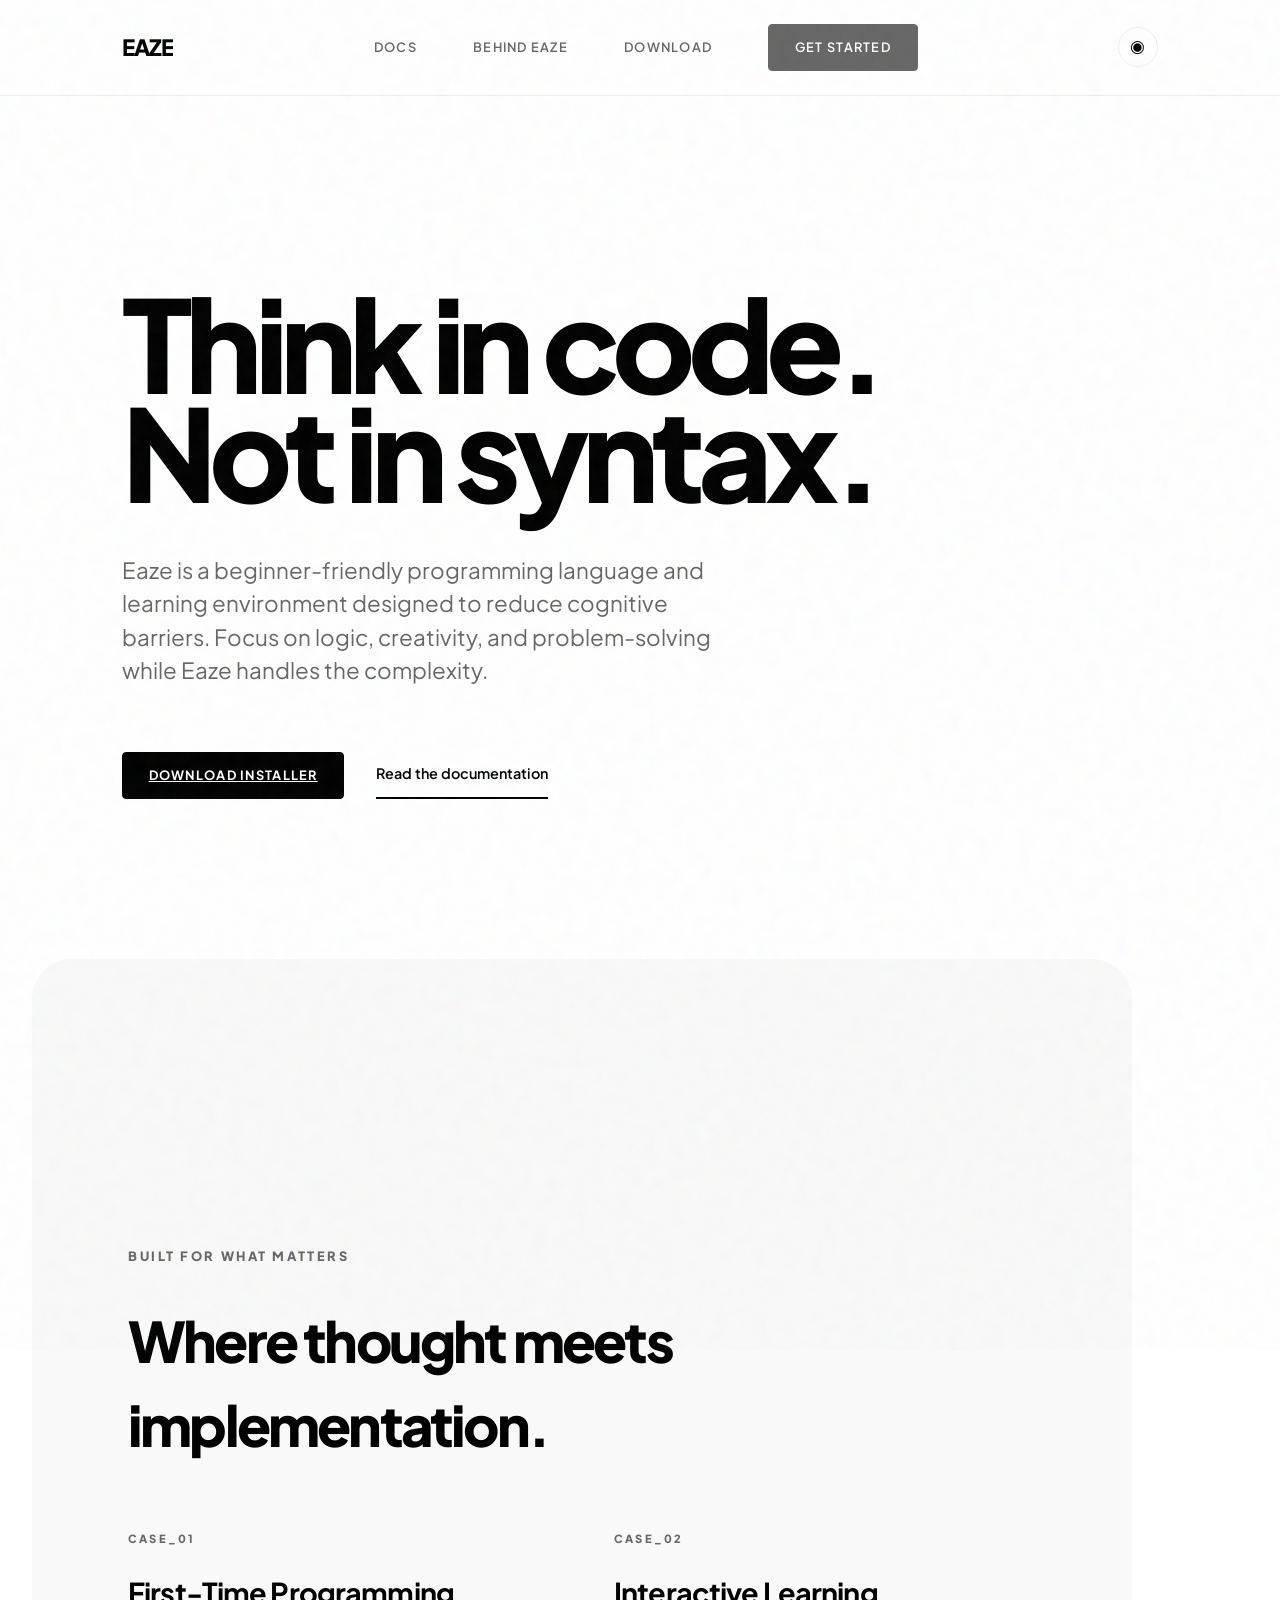
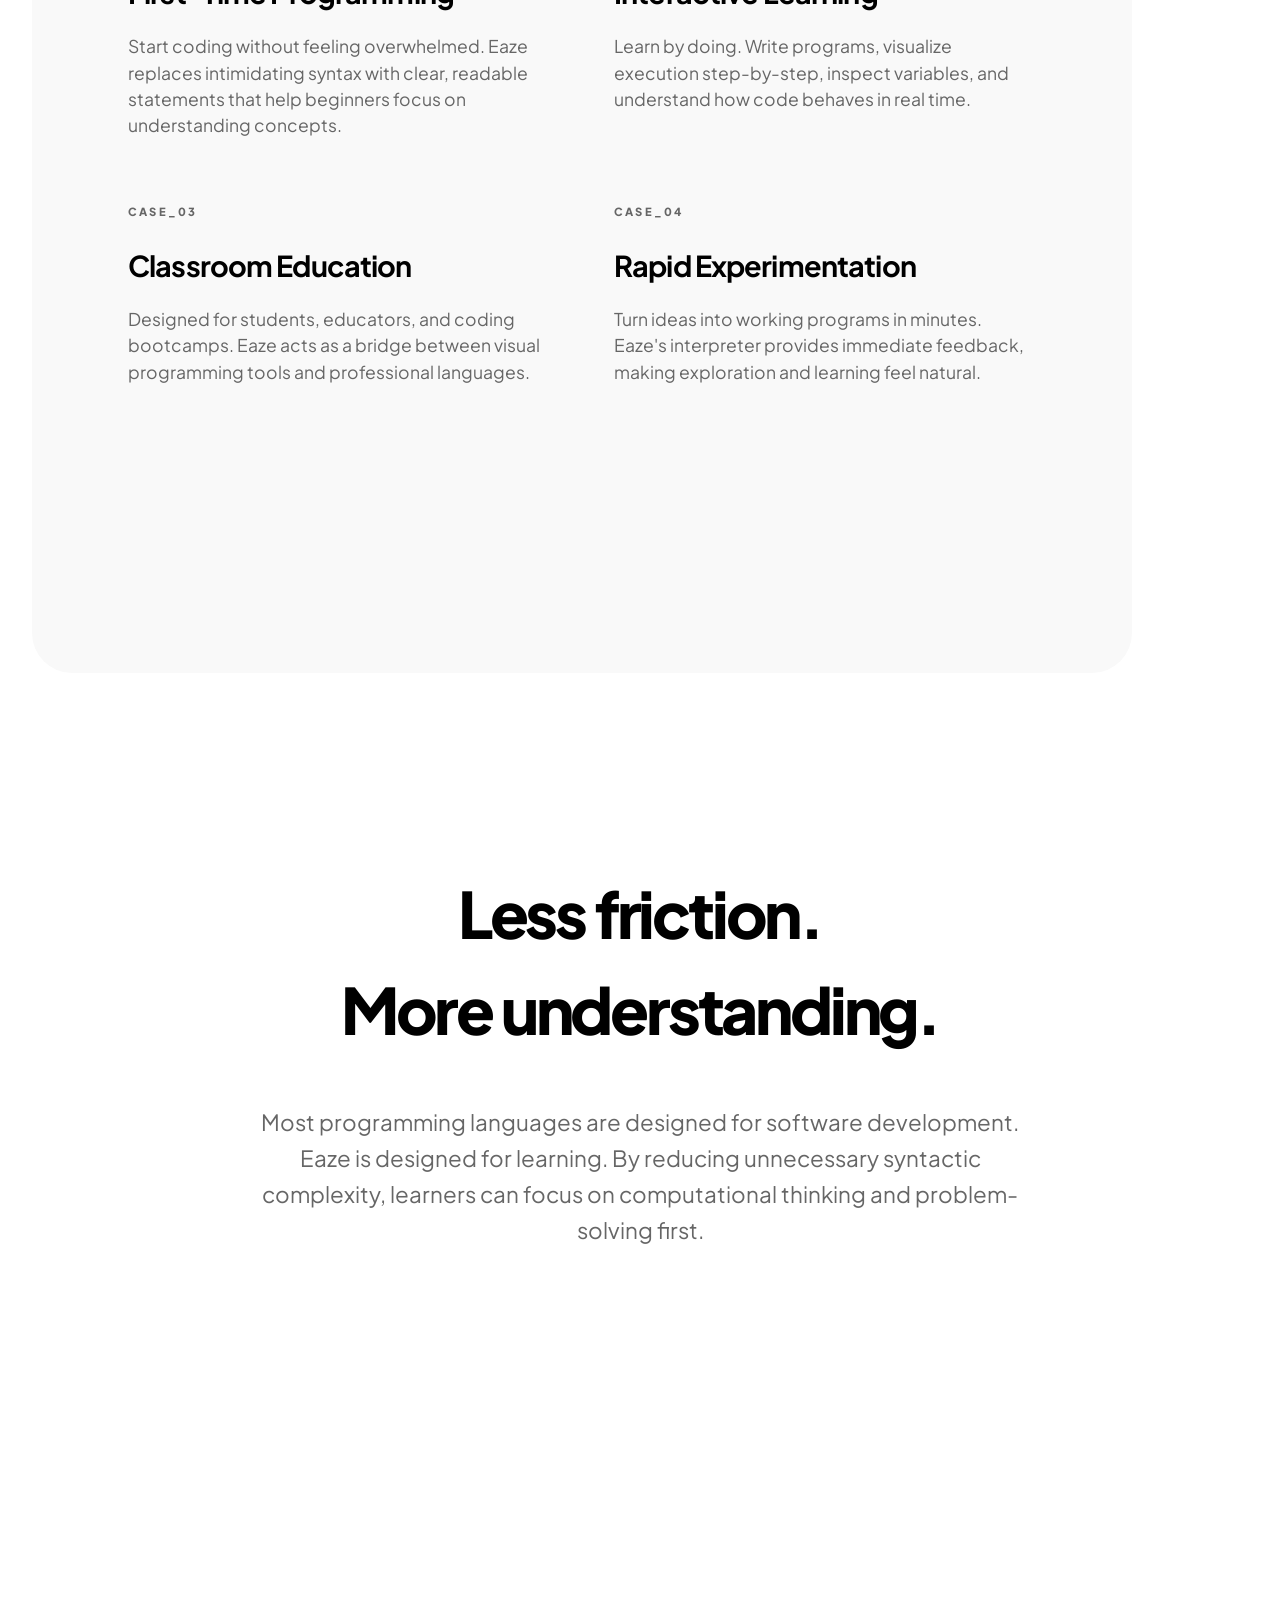
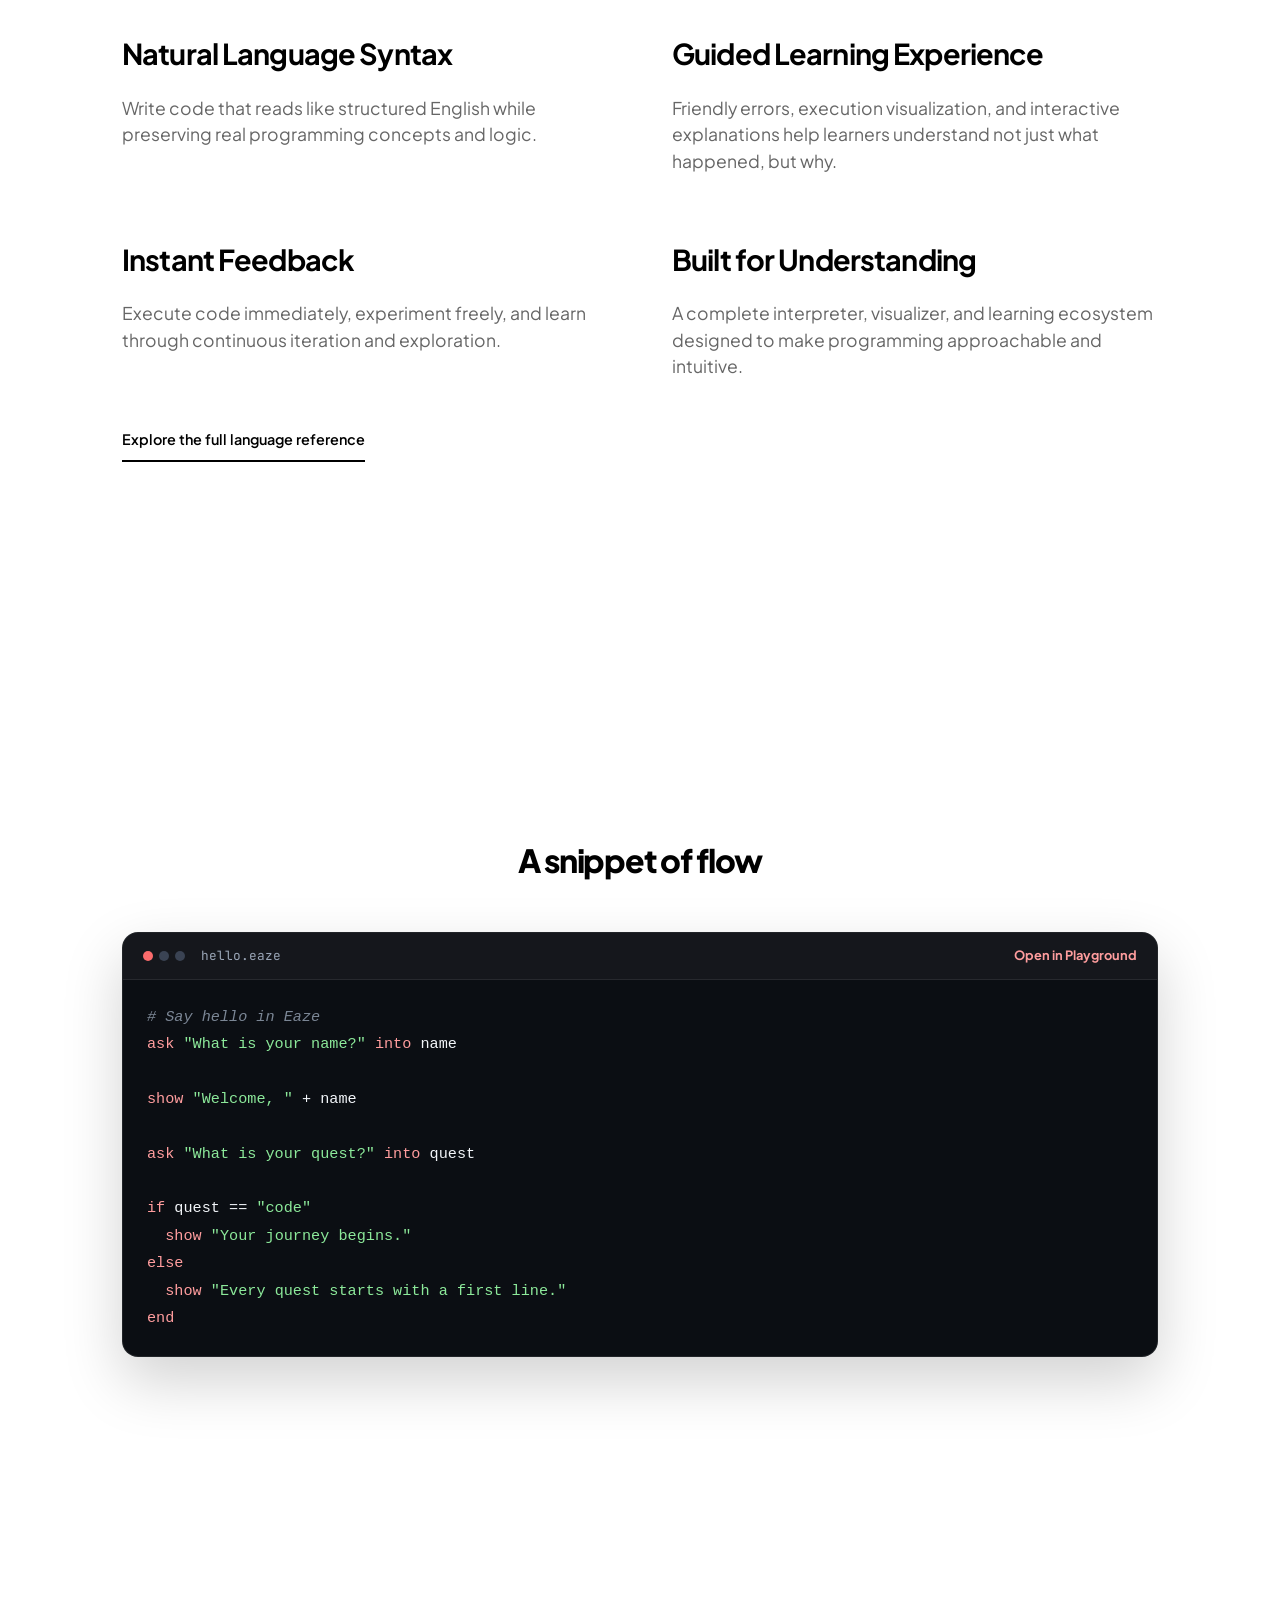
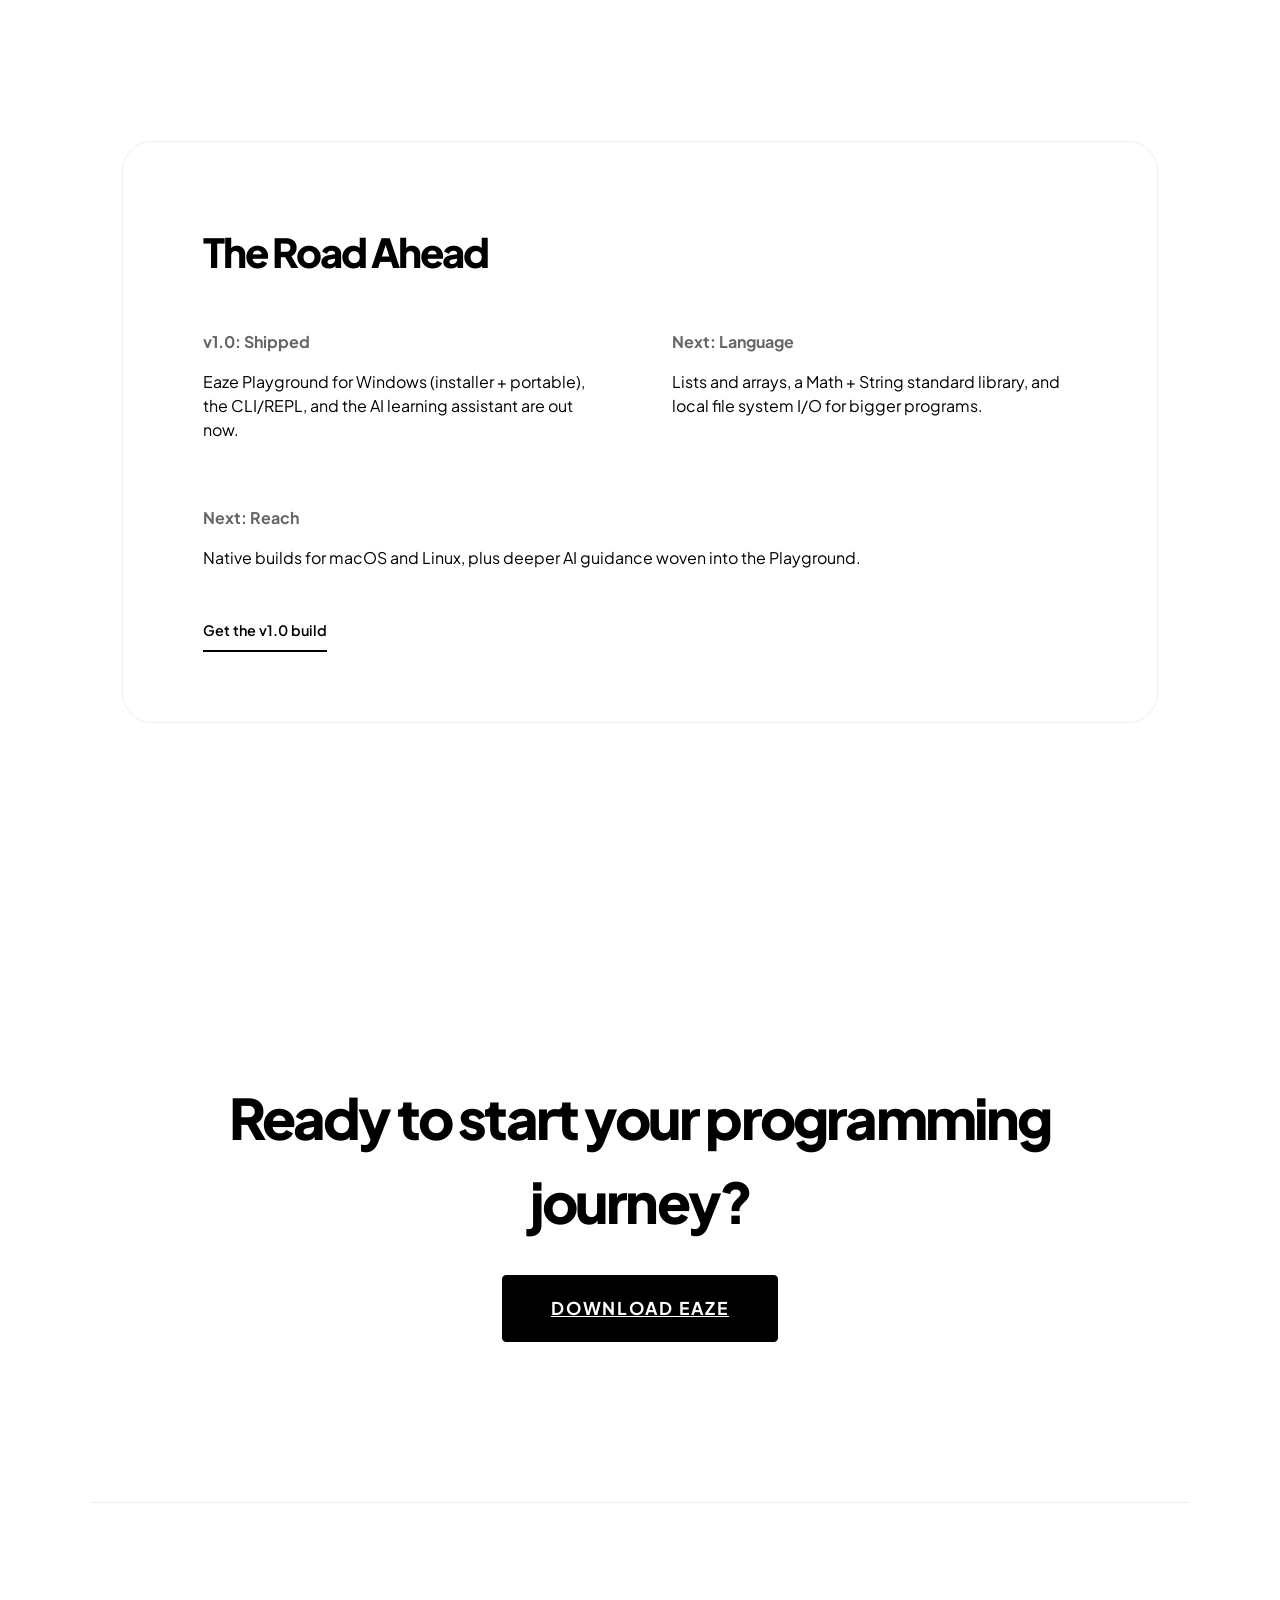
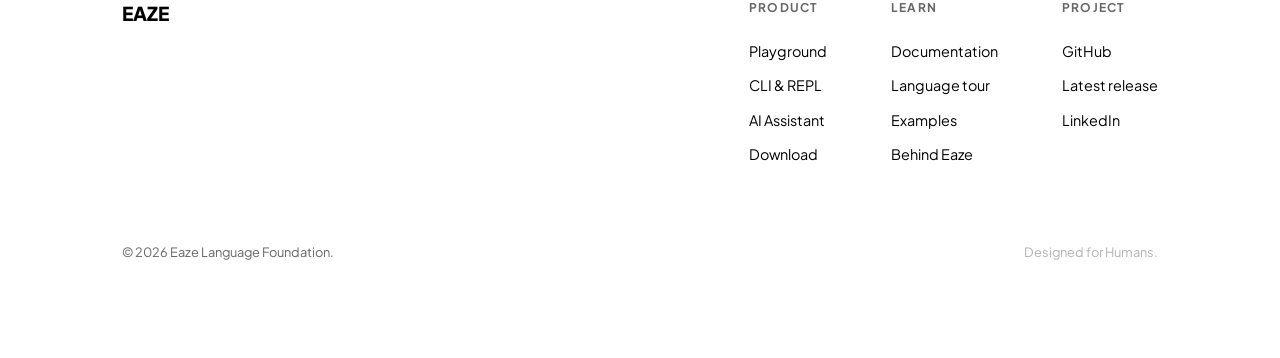
<file: index.html>
<!DOCTYPE html>
<html lang="en">
<head>
    <meta charset="UTF-8">
    <meta name="viewport" content="width=device-width, initial-scale=1.0">
    <title>Eaze | Think in code. Not in syntax.</title>
    <meta name="description" content="Eaze is a beginner-friendly programming language and learning environment. English-like syntax, instant feedback, and a desktop Playground for Windows.">
    <meta name="theme-color" content="#ffffff">
    <meta property="og:title" content="Eaze | Think in code. Not in syntax.">
    <meta property="og:description" content="A human-centric programming language designed for learning. Download the Playground for Windows.">
    <meta property="og:type" content="website">
    <link rel="icon" type="image/svg+xml" href="favicon.svg">
    <link rel="stylesheet" href="style.css">
</head>
<body>
    <a class="skip-link" href="#main">Skip to content</a>
    <div class="cursor-dot" aria-hidden="true"></div>
    <div class="cursor-outline" aria-hidden="true"></div>

    <nav aria-label="Primary">
        <div class="nav-container">
            <a href="index.html" class="logo">EAZE</a>
            <div class="nav-links" id="primary-nav">
                <a href="docs.html">Docs</a>
                <a href="behind.html">Behind Eaze</a>
                <a href="download.html">Download</a>
                <a href="download.html" class="btn-primary">Get Started</a>
            </div>
            <div class="nav-actions">
                <button class="theme-btn" type="button" aria-label="Toggle dark mode" title="Toggle dark mode">&#9673;</button>
                <button class="menu-btn" type="button" aria-expanded="false" aria-controls="primary-nav" aria-label="Toggle menu">
                    <span></span><span></span><span></span>
                </button>
            </div>
        </div>
    </nav>

    <main id="main">
        <!-- Hero -->
        <section class="hero">
            <h1>
                <span>Think in code.</span><br>
                <span>Not in syntax.</span>
            </h1>
            <p class="hero-description">
                Eaze is a beginner-friendly programming language and learning environment designed to reduce cognitive barriers. Focus on logic, creativity, and problem-solving while Eaze handles the complexity.
            </p>
            <div class="hero-actions">
                <a href="download.html" class="btn-primary">Download Installer</a>
                <a href="docs.html" style="text-decoration: none; color: var(--text-main); font-weight: 600; font-size: 0.9rem; padding: 0.7rem 0; border-bottom: 2px solid var(--text-main);">Read the documentation</a>
            </div>
        </section>

        <!-- Use Cases / Narrative -->
        <section class="features-section" style="background: var(--bg-secondary); border-radius: 40px; margin: 0 2rem;">
            <div style="padding: 6rem 4rem;">
                <div style="font-size: 0.8rem; font-weight: 800; text-transform: uppercase; letter-spacing: 0.2em; color: var(--text-muted); margin-bottom: 2rem;">Built for what matters</div>
                <h2 style="font-size: 3.5rem; font-weight: 800; letter-spacing: -0.05em; margin-bottom: 4rem; max-width: 800px;">Where thought meets implementation.</h2>
                
                <div class="features-grid">
                    <div class="feature-item">
                        <div style="font-size: 0.7rem; font-weight: 800; letter-spacing: 0.2em; color: var(--text-muted); margin-bottom: 1.5rem;">CASE_01</div>
                        <h3>First-Time Programming</h3>
                        <p>Start coding without feeling overwhelmed. Eaze replaces intimidating syntax with clear, readable statements that help beginners focus on understanding concepts.</p>
                    </div>
                    <div class="feature-item">
                        <div style="font-size: 0.7rem; font-weight: 800; letter-spacing: 0.2em; color: var(--text-muted); margin-bottom: 1.5rem;">CASE_02</div>
                        <h3>Interactive Learning</h3>
                        <p>Learn by doing. Write programs, visualize execution step-by-step, inspect variables, and understand how code behaves in real time.</p>
                    </div>
                    <div class="feature-item">
                        <div style="font-size: 0.7rem; font-weight: 800; letter-spacing: 0.2em; color: var(--text-muted); margin-bottom: 1.5rem;">CASE_03</div>
                        <h3>Classroom Education</h3>
                        <p>Designed for students, educators, and coding bootcamps. Eaze acts as a bridge between visual programming tools and professional languages.</p>
                    </div>
                    <div class="feature-item">
                        <div style="font-size: 0.7rem; font-weight: 800; letter-spacing: 0.2em; color: var(--text-muted); margin-bottom: 1.5rem;">CASE_04</div>
                        <h3>Rapid Experimentation</h3>
                        <p>Turn ideas into working programs in minutes. Eaze's interpreter provides immediate feedback, making exploration and learning feel natural.</p>
                    </div>
                </div>
            </div>
        </section>

        <!-- Philosophy Section -->
        <section class="features-section" id="philosophy">
            <div style="max-width: 800px; margin: 0 auto; text-align: center;">
                <h2 style="font-size: 4rem; font-weight: 800; letter-spacing: -0.05em; margin-bottom: 3rem;">Less friction. <br>More understanding.</h2>
                <p style="font-size: 1.4rem; color: var(--text-muted); line-height: 1.6;">
                    Most programming languages are designed for software development. Eaze is designed for learning. By reducing unnecessary syntactic complexity, learners can focus on computational thinking and problem-solving first.
                </p>
            </div>
        </section>

        <!-- Features -->
        <section class="features-section" id="features">
            <div class="features-grid">
                <div class="feature-item">
                    <h3>Natural Language Syntax</h3>
                    <p>Write code that reads like structured English while preserving real programming concepts and logic.</p>
                </div>
                <div class="feature-item">
                    <h3>Guided Learning Experience</h3>
                    <p>Friendly errors, execution visualization, and interactive explanations help learners understand not just what happened, but why.</p>
                </div>
                <div class="feature-item">
                    <h3>Instant Feedback</h3>
                    <p>Execute code immediately, experiment freely, and learn through continuous iteration and exploration.</p>
                </div>
                <div class="feature-item">
                    <h3>Built for Understanding</h3>
                    <p>A complete interpreter, visualizer, and learning ecosystem designed to make programming approachable and intuitive.</p>
                </div>
            </div>
            <div style="margin-top: 3rem;">
                <a href="docs.html" style="text-decoration: none; color: var(--text-main); font-weight: 600; font-size: 0.9rem; padding: 0.7rem 0; border-bottom: 2px solid var(--text-main);">Explore the full language reference</a>
            </div>
        </section>

        <!-- Code Preview -->
        <section class="code-section">
            <div style="margin-bottom: 3rem; text-align: center;">
                <h3 style="font-size: 2rem; font-weight: 800; letter-spacing: -0.04em;">A snippet of flow</h3>
            </div>
            <figure class="code-window" aria-label="Example Eaze program: ask for a name, greet the user, and respond based on their quest">
                <figcaption class="code-head">
                    <span class="code-dots" aria-hidden="true"><i></i><i></i><i></i></span>
                    <span class="code-title" aria-hidden="true">hello.eaze</span>
                    <a class="code-link" href="download.html">Open in Playground</a>
                </figcaption>
                <pre class="code-body"><code><span class="code-comment"># Say hello in Eaze</span>
<span class="code-keyword">ask</span> <span class="code-string">"What is your name?"</span> <span class="code-keyword">into</span> name

<span class="code-keyword">show</span> <span class="code-string">"Welcome, "</span> + name

<span class="code-keyword">ask</span> <span class="code-string">"What is your quest?"</span> <span class="code-keyword">into</span> quest

<span class="code-keyword">if</span> quest == <span class="code-string">"code"</span>
  <span class="code-keyword">show</span> <span class="code-string">"Your journey begins."</span>
<span class="code-keyword">else</span>
  <span class="code-keyword">show</span> <span class="code-string">"Every quest starts with a first line."</span>
<span class="code-keyword">end</span></code></pre>
            </figure>
        </section>

        <!-- Roadmap -->
        <section class="features-section">
            <div style="border: 1px solid var(--border); padding: 5rem; border-radius: 30px;">
                <h3 style="font-size: 2.5rem; font-weight: 800; letter-spacing: -0.05em; margin-bottom: 3rem;">The Road Ahead</h3>                <div style="display: flex; gap: 4rem; flex-wrap: wrap;">
                    <div style="flex: 1; min-width: 250px;">
                        <h4 style="margin-bottom: 1rem; color: var(--text-muted);">v1.0: Shipped</h4>
                        <p>Eaze Playground for Windows (installer + portable), the CLI/REPL, and the AI learning assistant are out now.</p>
                    </div>
                    <div style="flex: 1; min-width: 250px;">
                        <h4 style="margin-bottom: 1rem; color: var(--text-muted);">Next: Language</h4>
                        <p>Lists and arrays, a Math + String standard library, and local file system I/O for bigger programs.</p>
                    </div>
                    <div style="flex: 1; min-width: 250px;">
                        <h4 style="margin-bottom: 1rem; color: var(--text-muted);">Next: Reach</h4>
                        <p>Native builds for macOS and Linux, plus deeper AI guidance woven into the Playground.</p>
                    </div>
                </div>
                <div style="margin-top: 3rem;">
                    <a href="download.html" style="text-decoration: none; color: var(--text-main); font-weight: 600; font-size: 0.9rem; padding: 0.7rem 0; border-bottom: 2px solid var(--text-main);">Get the v1.0 build</a>
                </div>
            </div>
        </section>

        <!-- Final Call -->
        <section class="hero" style="text-align: center; padding: 10rem 2rem;">
            <h2 style="font-size: 3.5rem; font-weight: 800; letter-spacing: -0.05em; margin-bottom: 2rem;">Ready to start your programming journey?</h2>
            <div class="hero-actions" style="justify-content: center;">
                <a href="download.html" class="btn-primary" style="padding: 1.2rem 3rem; font-size: 1.1rem;">Download Eaze</a>
            </div>
        </section>
    </main>

    <footer>
        <div class="footer-grid">
            <a href="index.html" class="footer-logo">EAZE</a>
            <div class="footer-links">
                <div class="link-group">
                    <h4>Product</h4>
                    <a href="download.html">Playground</a>
                    <a href="docs.html#cli">CLI &amp; REPL</a>
                    <a href="docs.html#ai-assistant">AI Assistant</a>
                    <a href="download.html">Download</a>
                </div>
                <div class="link-group">
                    <h4>Learn</h4>
                    <a href="docs.html">Documentation</a>
                    <a href="docs.html#tour">Language tour</a>
                    <a href="docs.html#examples">Examples</a>
                    <a href="behind.html">Behind Eaze</a>
                </div>
                <div class="link-group">
                    <h4>Project</h4>
                    <a href="https://github.com/MR-STARK87/Eaze" target="_blank" rel="noopener">GitHub</a>
                    <a href="https://github.com/MR-STARK87/Eaze/releases/tag/v1.0.0" target="_blank" rel="noopener">Latest release</a>
                    <a href="https://www.linkedin.com/in/syed-zaid-ali-5a5803330/" target="_blank" rel="noopener">LinkedIn</a>
                </div>
            </div>
        </div>
        <div style="margin-top: 4rem; font-size: 0.8rem; color: var(--text-muted); display: flex; justify-content: space-between;">
            <span>&copy; 2026 Eaze Language Foundation.</span>
            <span style="opacity: 0.5;">Designed for Humans.</span>
        </div>
    </footer>

    <div class="transition-overlay"></div>

    <script>
        // Theme: persisted dark mode (CSS handles .dark-theme vars)
        const themeBtn = document.querySelector('.theme-btn');
        const storedTheme = localStorage.getItem('eaze-theme');
        if (storedTheme === 'dark') document.body.classList.add('dark-theme');
        themeBtn.addEventListener('click', () => {
            const dark = document.body.classList.toggle('dark-theme');
            localStorage.setItem('eaze-theme', dark ? 'dark' : 'light');
        });

        // Mobile menu
        const menuBtn = document.querySelector('.menu-btn');
        const primaryNav = document.getElementById('primary-nav');
        menuBtn.addEventListener('click', () => {
            const open = primaryNav.classList.toggle('open');
            menuBtn.setAttribute('aria-expanded', open ? 'true' : 'false');
        });
        primaryNav.addEventListener('click', (e) => {
            if (e.target.closest('a')) {
                primaryNav.classList.remove('open');
                menuBtn.setAttribute('aria-expanded', 'false');
            }
        });

        // Custom cursor: fine pointers only, off for reduced motion
        const finePointer = window.matchMedia('(pointer: fine)').matches;
        const reducedMotion = window.matchMedia('(prefers-reduced-motion: reduce)').matches;
        const dot = document.querySelector('.cursor-dot');
        const outline = document.querySelector('.cursor-outline');

        if (finePointer && !reducedMotion) {
            window.addEventListener('mousemove', (e) => {
                document.body.classList.add('cursor-active');
                const posX = e.clientX;
                const posY = e.clientY;

                dot.style.transform = `translate3d(${posX}px, ${posY}px, 0)`;
                outline.style.transform = `translate3d(${posX - 16}px, ${posY - 16}px, 0)`;
            });
        } else {
            dot.style.display = 'none';
            outline.style.display = 'none';
        }

        // Hover effects for cursor
        document.querySelectorAll('a, button, .feature-item').forEach(el => {
            el.addEventListener('mouseenter', () => {
                outline.style.transform += ' scale(1.5)';
                outline.style.background = 'rgba(0,0,0,0.05)';
            });
            el.addEventListener('mouseleave', () => {
                outline.style.background = 'transparent';
            });
        });

        // Transition logic
        const overlay = document.querySelector('.transition-overlay');
        
        window.addEventListener('load', () => {
            overlay.classList.add('exit');
        });

        document.querySelectorAll('a').forEach(link => {
            if (link.classList.contains('transition-link')) {
                link.addEventListener('click', (e) => {
                    e.preventDefault();
                    const href = link.href;
                    overlay.classList.remove('exit');
                    setTimeout(() => {
                        window.location.href = href;
                    }, 600);
                });
            }
        });

        // Simple reveal animation on scroll
        const observer = new IntersectionObserver((entries) => {
            entries.forEach(entry => {
                if (entry.isIntersecting) {
                    entry.target.classList.add('reveal');
                }
            });
        }, { threshold: 0.1 });

        document.querySelectorAll('section, h1, .hero-description, .hero-actions').forEach(el => {
            observer.observe(el);
        });
    </script>
</body>
</html>
</file>
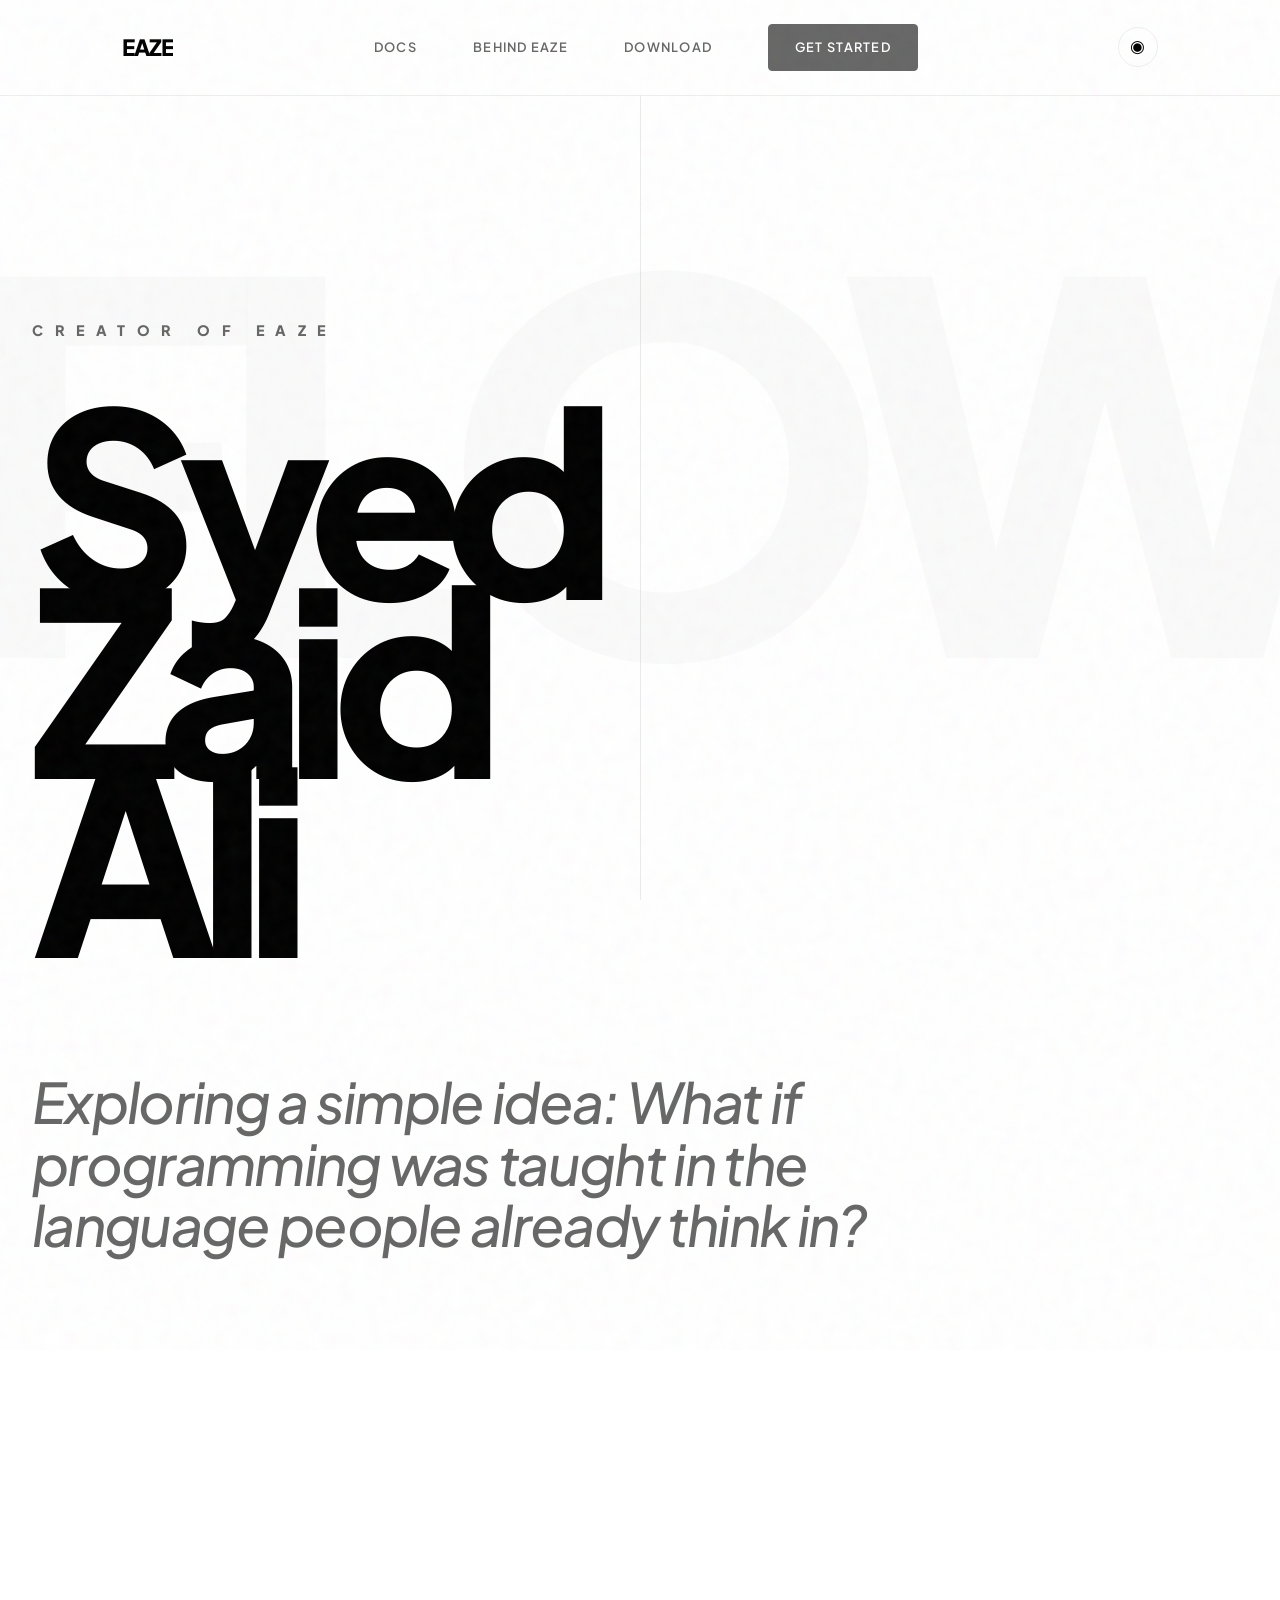
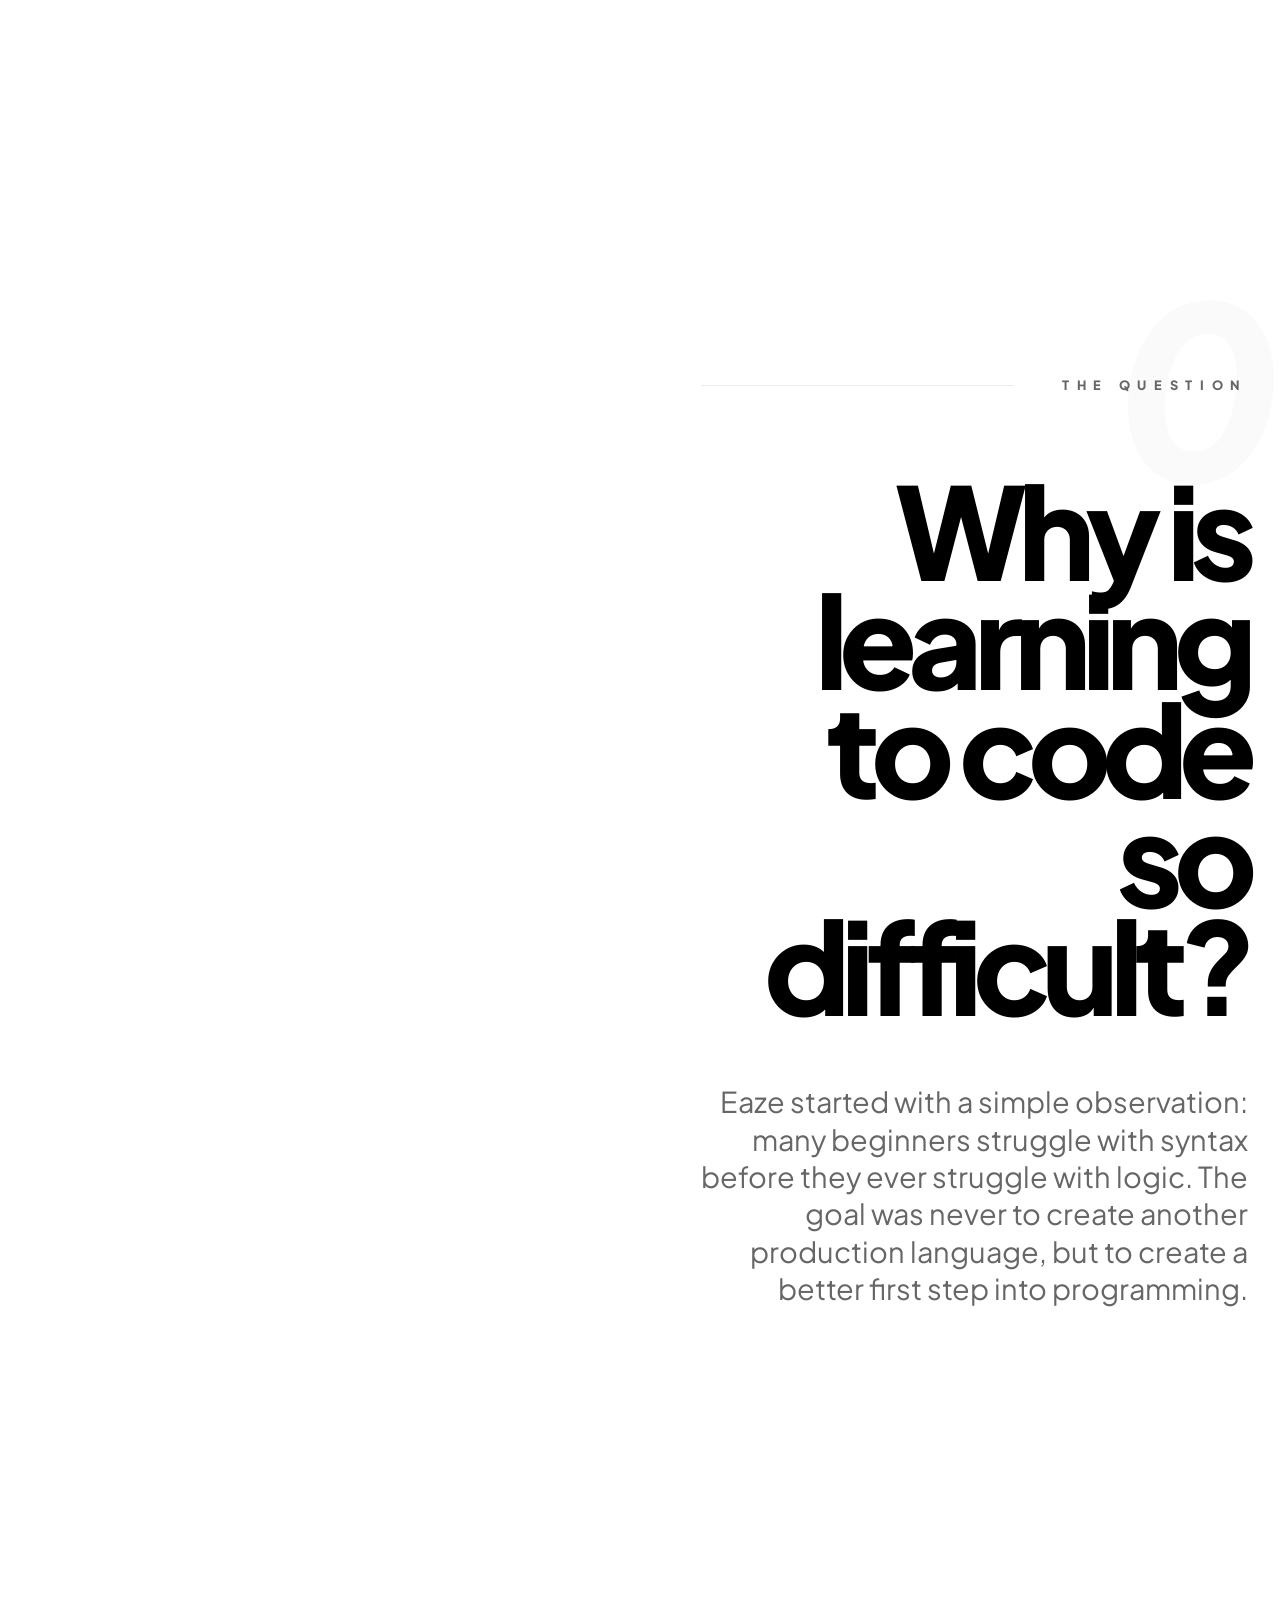
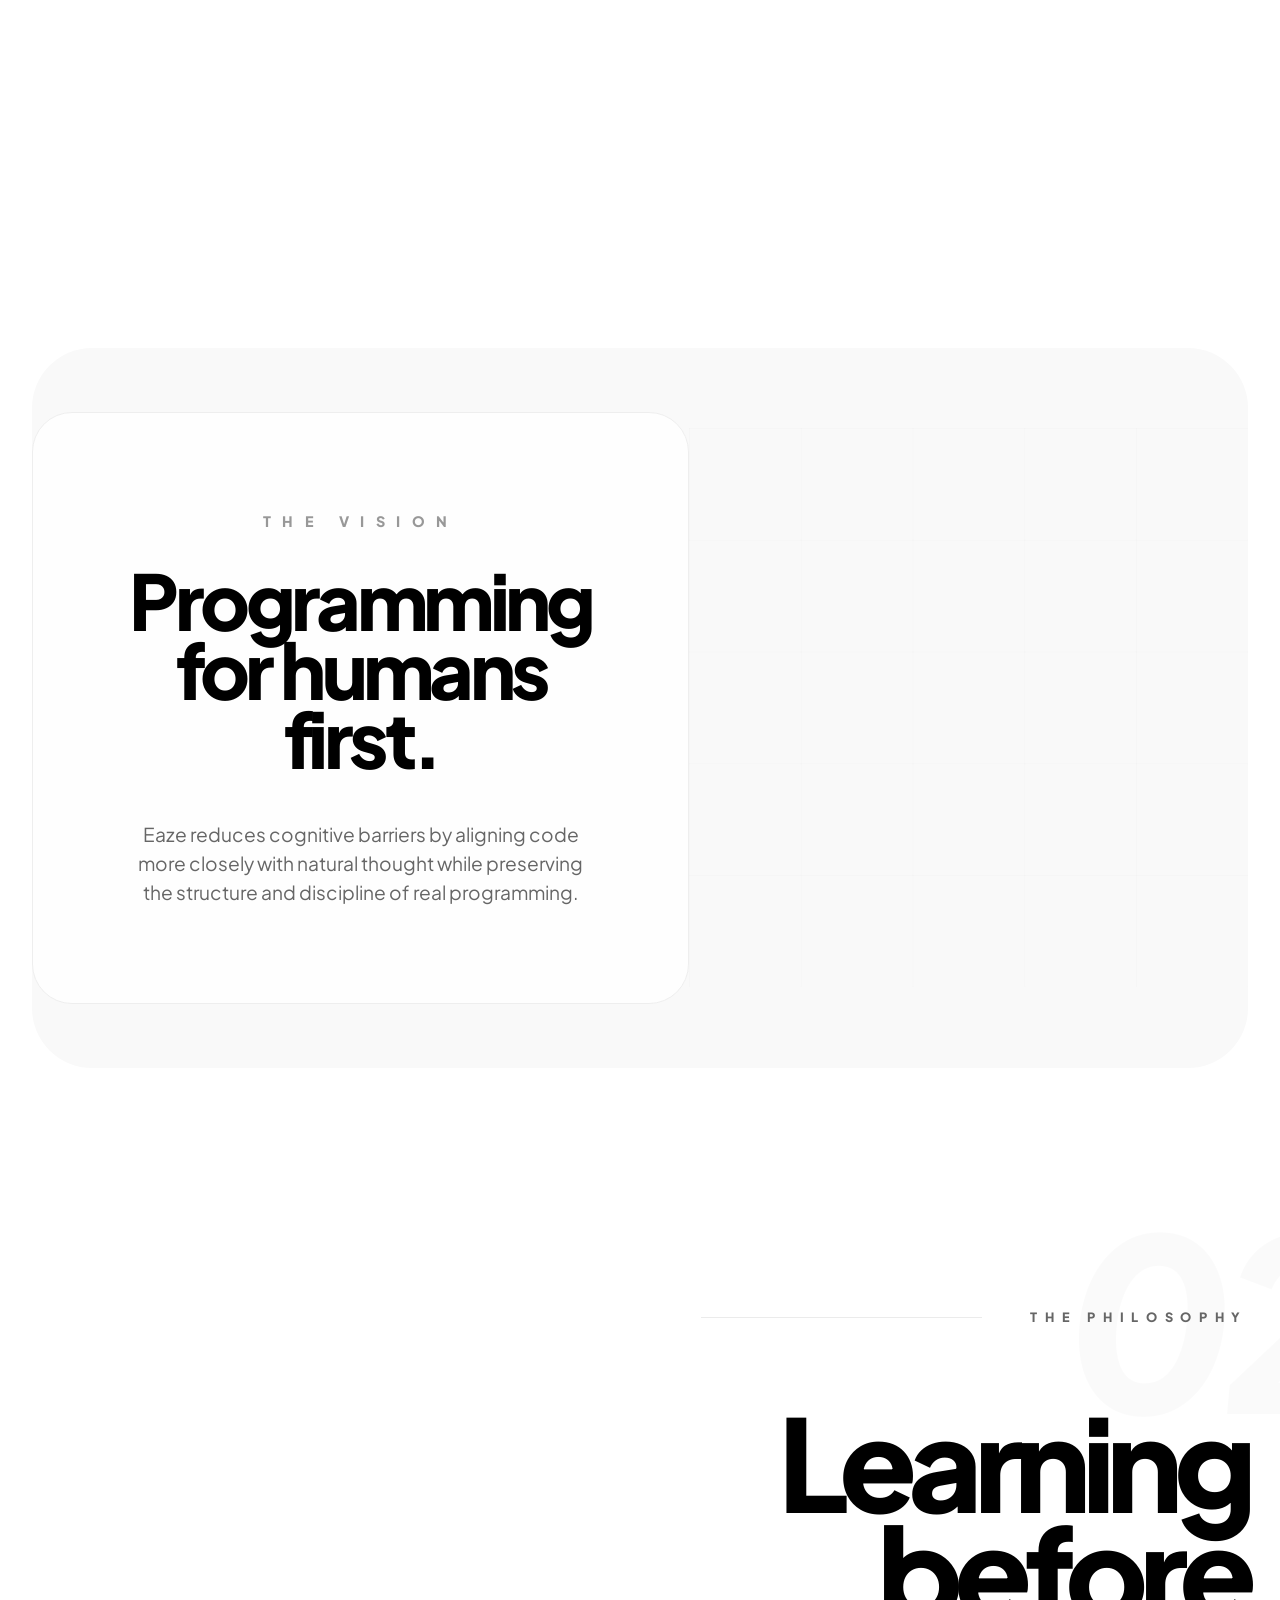
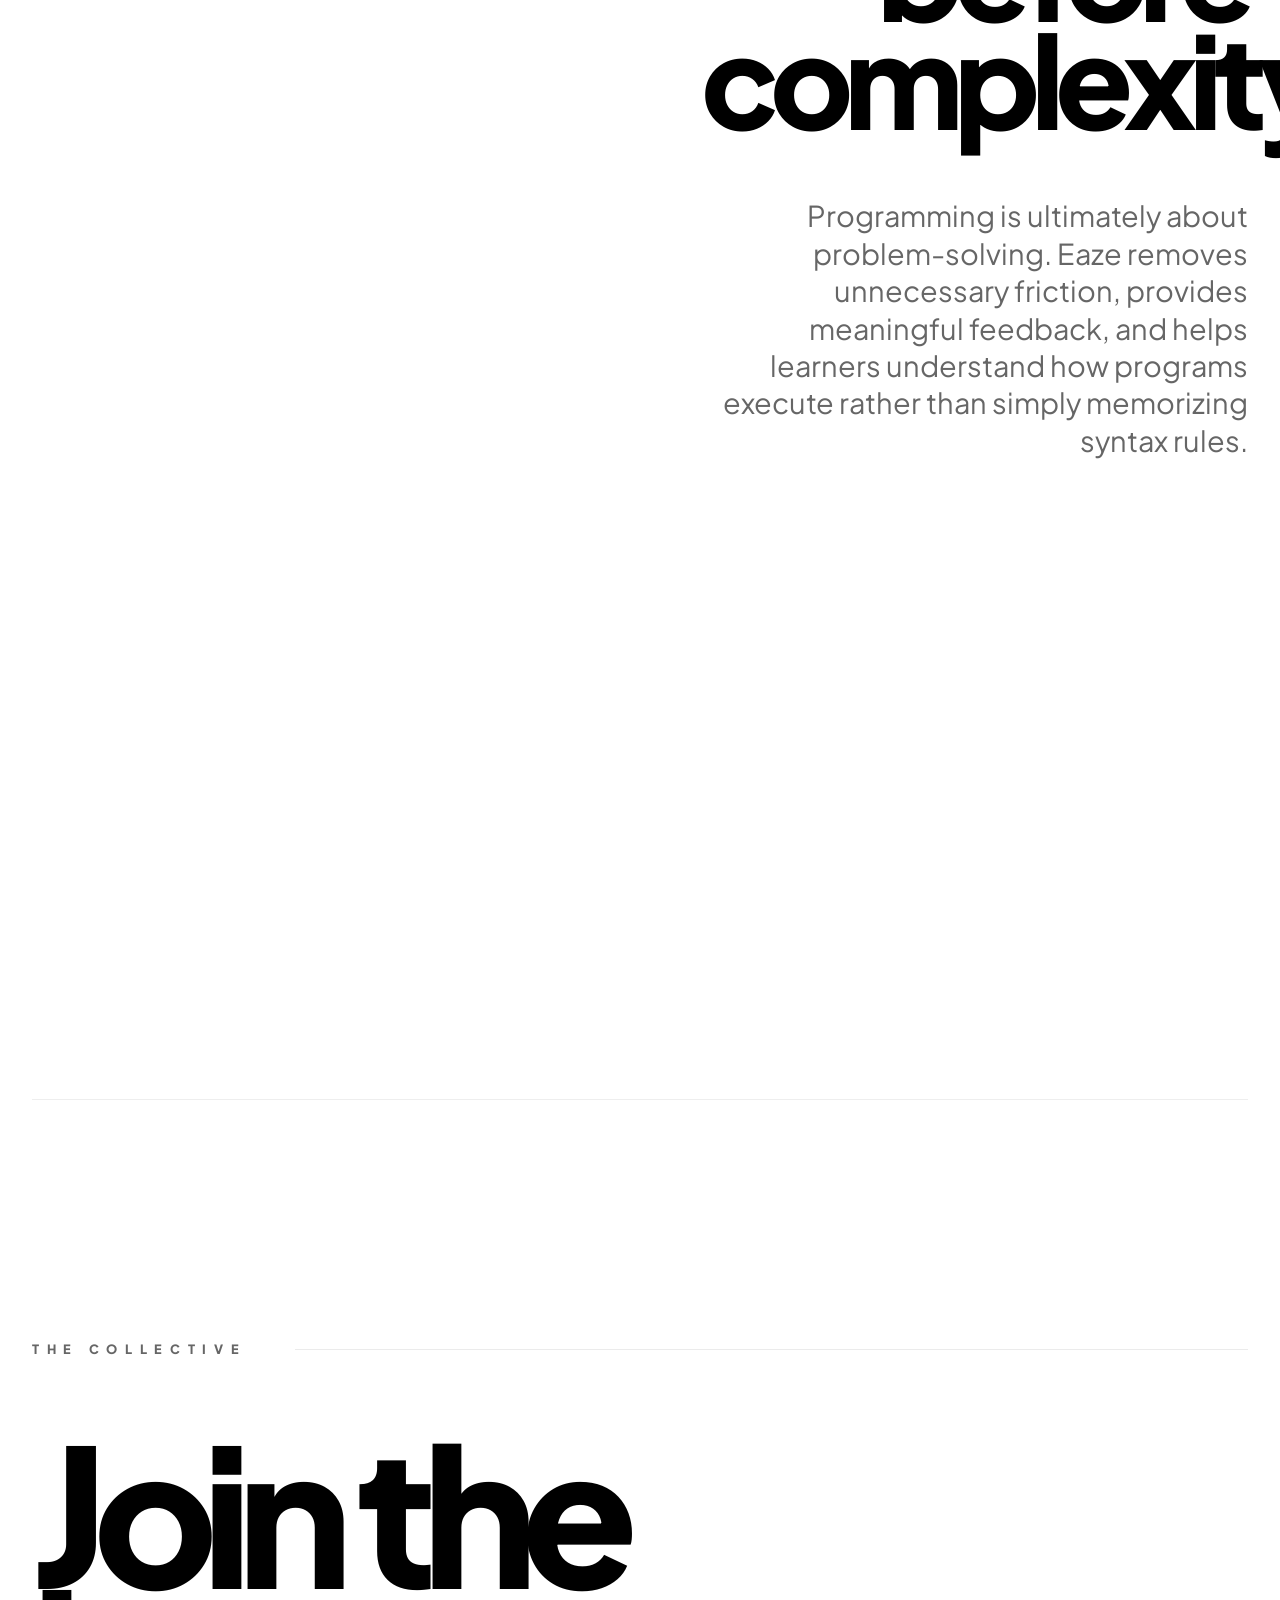
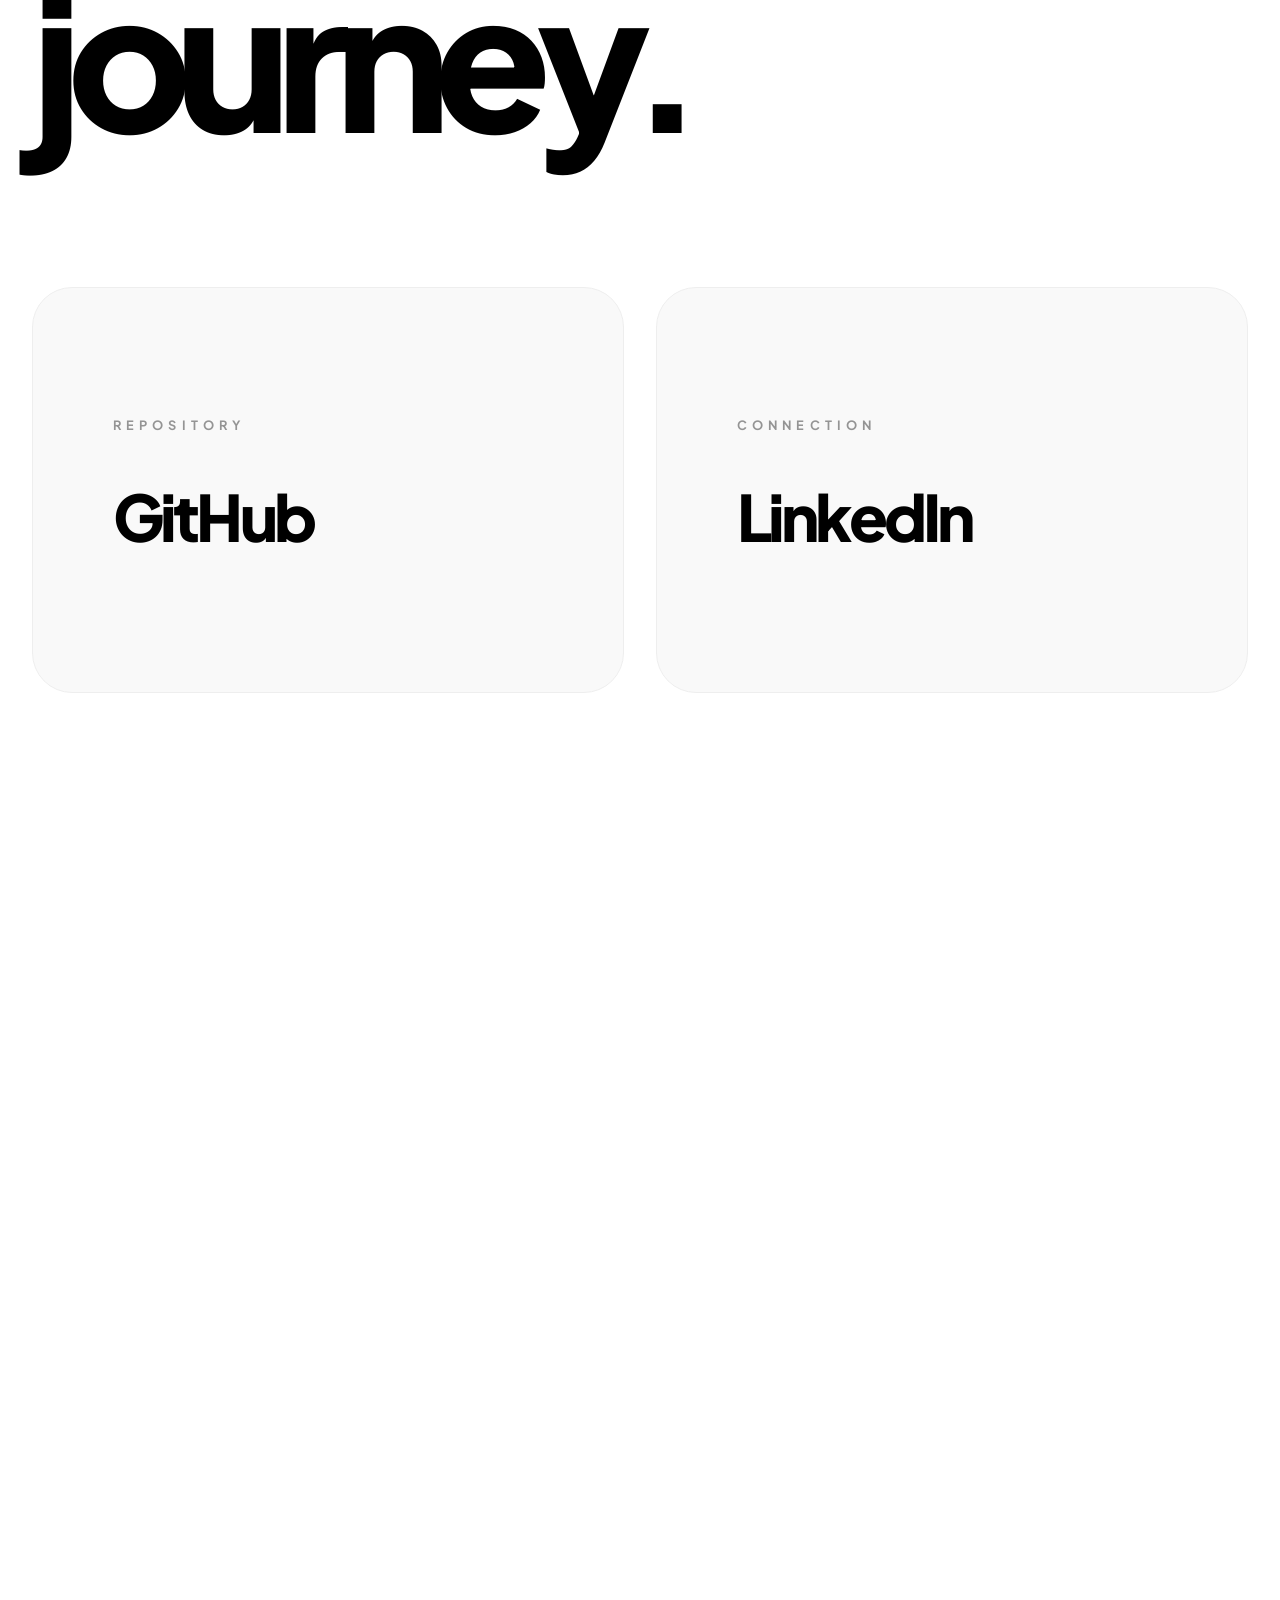
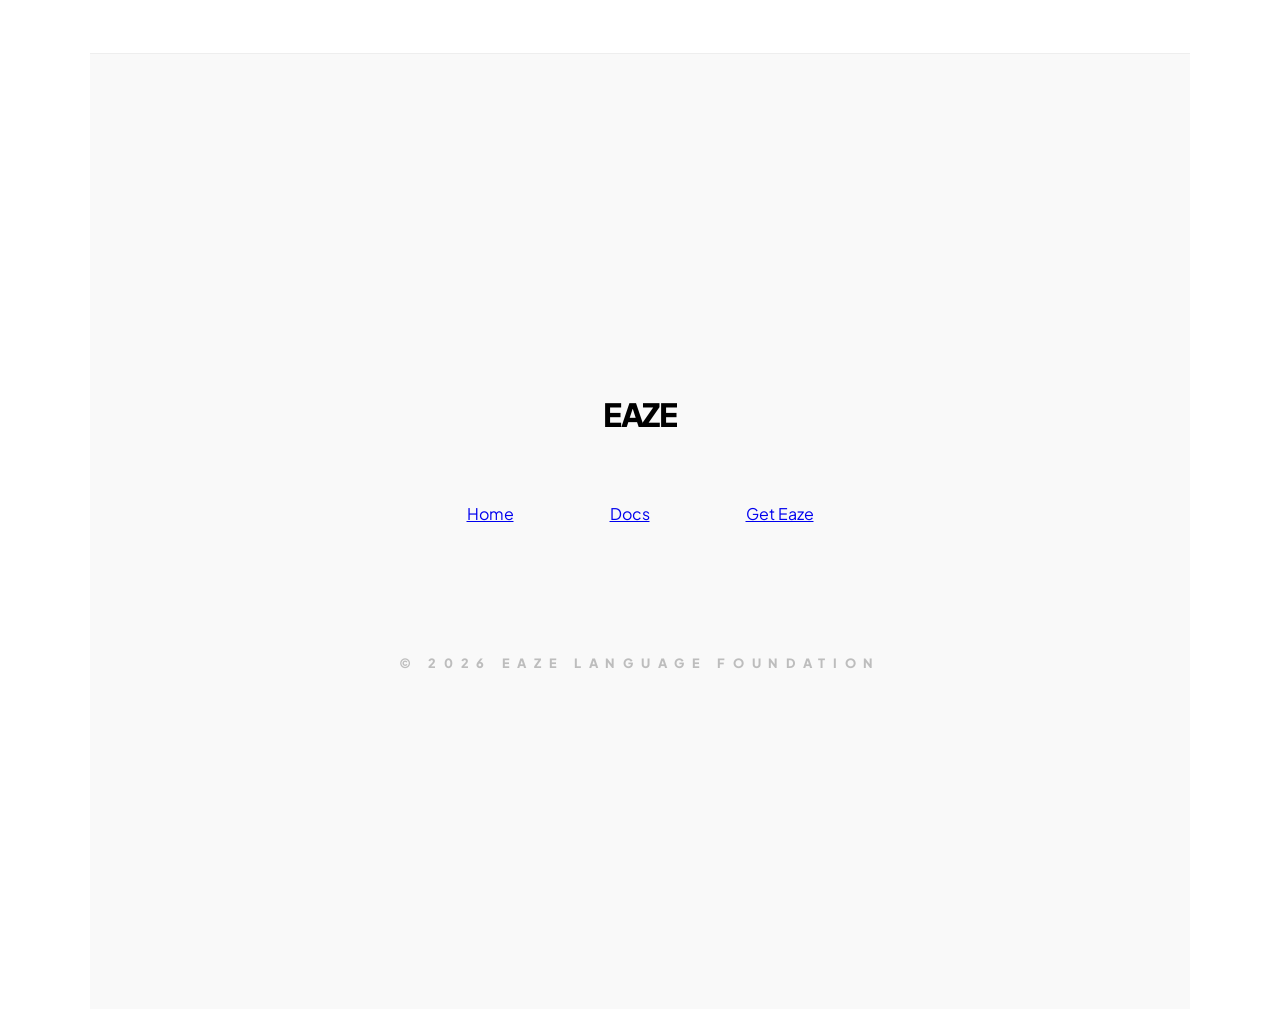
<file: behind.html>
<!DOCTYPE html>
<html lang="en">
<head>
    <meta charset="UTF-8">
    <meta name="viewport" content="width=device-width, initial-scale=1.0">
    <title>Behind Eaze | Vision, Philosophy &amp; Creator</title>
    <meta name="description" content="Why Eaze exists: programming for humans first. The question, the philosophy, and the creator behind the language.">
    <meta name="theme-color" content="#ffffff">
    <meta property="og:title" content="Behind Eaze | Programming for humans first">
    <meta property="og:description" content="Learning before complexity. The story and philosophy behind Eaze.">
    <meta property="og:type" content="website">
    <link rel="icon" type="image/svg+xml" href="favicon.svg">
    <link rel="stylesheet" href="style.css">
    <style>
        /* Behind Eaze: Editorial Masterclass Styles */
        :root {
            --flow-line: rgba(0, 0, 0, 0.08);
            --accent-soft: rgba(0, 0, 0, 0.02);
            --depth-shadow: 0 40px 100px rgba(0,0,0,0.08);
            --transition-ultra: all 1.2s cubic-bezier(0.22, 1, 0.36, 1);
        }
        .dark-theme {
            --flow-line: rgba(255, 255, 255, 0.08);
            --accent-soft: rgba(255, 255, 255, 0.02);
            --depth-shadow: 0 40px 100px rgba(0,0,0,0.4);
        }

        /* Smooth Custom Scrollbar */
        ::-webkit-scrollbar { width: 6px; }
        ::-webkit-scrollbar-track { background: var(--bg-main); }
        ::-webkit-scrollbar-thumb { background: var(--text-main); border-radius: 0; }

        .bg-text {
            position: fixed;
            font-size: 40vw;
            font-weight: 900;
            color: var(--accent-soft);
            z-index: -2;
            white-space: nowrap;
            letter-spacing: -0.08em;
            pointer-events: none;
            user-select: none;
            top: 50%;
            left: 50%;
            transform: translate(-50%, -50%);
            transition: transform 0.2s cubic-bezier(0.22, 1, 0.36, 1);
        }

        .vertical-axis {
            position: fixed;
            top: 0;
            left: 50%;
            width: 1px;
            height: 100vh;
            background: var(--flow-line);
            z-index: -1;
            transform: translateX(-50%);
        }

        .axis-progress {
            position: absolute;
            top: 0;
            left: 0;
            width: 100%;
            height: 0%;
            background: var(--text-main);
            transition: height 0.3s cubic-bezier(0.22, 1, 0.36, 1);
        }

        .flow-container {
            max-width: 1600px;
            margin: 0 auto;
            padding: 20rem 2rem 20rem;
            position: relative;
        }

        .flow-section {
            margin-bottom: 40rem;
            display: flex;
            width: 100%;
            position: relative;
            opacity: 0;
            transform: translateY(120px) scale(0.98);
            transition: var(--transition-ultra);
        }

        .flow-section.reveal-active {
            opacity: 1;
            transform: translateY(0) scale(1);
        }

        .flow-content {
            width: 45%;
            position: relative;
            z-index: 2;
        }

        .flow-section:nth-child(even) { justify-content: flex-end; }
        .flow-section:nth-child(even) .flow-content { text-align: right; }
        .flow-section:nth-child(even) .milestone-num { left: auto; right: -20%; }

        .hero-meta {
            font-size: 0.9rem;
            font-weight: 900;
            text-transform: uppercase;
            letter-spacing: 0.8em;
            color: var(--text-muted);
            margin-bottom: 4rem;
            display: block;
            overflow: hidden;
        }

        .hero-meta span {
            display: inline-block;
            transform: translateY(100%);
            animation: slideUp 1.2s cubic-bezier(0.22, 1, 0.36, 1) forwards;
        }

        .name-hero {
            font-size: clamp(6rem, 20vw, 18rem);
            font-weight: 900;
            line-height: 0.7;
            letter-spacing: -0.08em;
            margin-bottom: 8rem;
            display: flex;
            flex-direction: column;
        }

        .name-hero span {
            display: inline-block;
            transform: translateY(100%);
            opacity: 0;
            animation: slideUp 1.6s cubic-bezier(0.22, 1, 0.36, 1) forwards;
        }

        .name-hero span:nth-child(2) { animation-delay: 0.2s; }
        .name-hero span:nth-child(3) { animation-delay: 0.4s; }

        @keyframes slideUp {
            from { transform: translateY(100%); opacity: 0; }
            to { transform: translateY(0); opacity: 1; }
        }

        .narrative-title {
            font-size: 0.8rem;
            font-weight: 900;
            text-transform: uppercase;
            letter-spacing: 0.6em;
            color: var(--text-muted);
            margin-bottom: 5rem;
            display: flex;
            align-items: center;
            gap: 3rem;
        }

        .flow-section:nth-child(even) .narrative-title { flex-direction: row-reverse; }

        .narrative-title::after {
            content: '';
            flex: 1;
            height: 1px;
            background: var(--flow-line);
        }

        .narrative-text {
            font-size: clamp(4rem, 10vw, 8rem);
            line-height: 0.85;
            font-weight: 900;
            letter-spacing: -0.07em;
            margin-bottom: 4rem;
        }

        .narrative-detail {
            font-size: 1.8rem;
            color: var(--text-muted);
            line-height: 1.3;
            max-width: 40ch;
            position: relative;
            transition: color 0.4s ease;
        }

        .flow-section:nth-child(even) .narrative-detail { margin-left: auto; }

        .narrative-detail:hover { color: var(--text-main); }

        .milestone-num {
            position: absolute;
            left: -20%;
            top: -4rem;
            font-size: 15rem;
            font-weight: 950;
            color: var(--accent-soft);
            line-height: 0.6;
            letter-spacing: -0.05em;
            z-index: -1;
            font-style: italic;
        }

        .social-section {
            margin-top: 20rem;
            border-top: 1px solid var(--border);
            padding-top: 15rem;
        }

        .social-grid {
            display: grid;
            grid-template-columns: repeat(2, 1fr);
            gap: 2rem;
            margin-top: 10rem;
        }

        .social-item {
            background: var(--bg-secondary);
            padding: 8rem 5rem;
            text-decoration: none;
            color: var(--text-main);
            display: flex;
            flex-direction: column;
            border-radius: 40px;
            transition: var(--transition-ultra);
            position: relative;
            overflow: hidden;
            border: 1px solid var(--border);
        }

        .social-item:hover {
            transform: translateY(-20px) scale(1.02);
            background: var(--bg-main);
            box-shadow: var(--depth-shadow);
        }

        .social-item h4 {
            font-size: 0.8rem;
            text-transform: uppercase;
            letter-spacing: 0.4em;
            margin-bottom: 2rem;
            opacity: 0.4;
        }

        .social-item span {
            font-size: 4rem;
            font-weight: 900;
            letter-spacing: -0.06em;
        }

        .parallax-img-wrap {
            width: 100%;
            height: 80vh;
            margin: 15rem 0;
            overflow: hidden;
            border-radius: 60px;
            position: relative;
            background: var(--bg-secondary);
            display: flex;
            align-items: center;
            justify-content: center;
        }

        .floating-card {
            background: var(--glass);
            backdrop-filter: blur(40px);
            padding: 6rem;
            border-radius: 40px;
            border: 1px solid var(--border);
            text-align: center;
            z-index: 2;
            transform: translateY(0);
            transition: transform 0.6s cubic-bezier(0.22, 1, 0.36, 1);
            max-width: 800px;
        }

        .parallax-img-wrap:hover .floating-card {
            transform: translateY(-20px);
        }

        @media (max-width: 1100px) {
            .flow-content { width: 70%; }
            .milestone-num { font-size: 10rem; }
        }

        @media (max-width: 768px) {
            .vertical-axis { display: none; }
            .flow-content { width: 100% !important; text-align: left !important; }
            .flow-section:nth-child(even) .milestone-num { left: -5%; right: auto; }
            .milestone-num { font-size: 6rem; top: -2rem; }
            .social-grid { grid-template-columns: 1fr; }
            .flow-section { margin-bottom: 25rem; }
            .narrative-detail { font-size: 1.4rem; }
            .flow-container { padding-top: 15rem; }
            .floating-card { padding: 3rem; margin: 0 2rem; }
        }
    </style>
</head>
<body>
    <a class="skip-link" href="#main">Skip to content</a>
    <div class="cursor-dot" aria-hidden="true"></div>
    <div class="cursor-outline" aria-hidden="true"></div>
    <div class="vertical-axis">
        <div class="axis-progress"></div>
    </div>
    <div class="bg-text">FLOW</div>

    <nav aria-label="Primary">
        <div class="nav-container">
            <a href="index.html" class="logo transition-link">EAZE</a>
            <div class="nav-links" id="primary-nav">
                <a href="docs.html">Docs</a>
                <a href="behind.html" aria-current="page">Behind Eaze</a>
                <a href="download.html">Download</a>
                <a href="download.html" class="btn-primary transition-link">Get Started</a>
            </div>
            <div class="nav-actions">
                <button class="theme-btn" type="button" aria-label="Toggle dark mode" title="Toggle dark mode">&#9673;</button>
                <button class="menu-btn" type="button" aria-expanded="false" aria-controls="primary-nav" aria-label="Toggle menu">
                    <span></span><span></span><span></span>
                </button>
            </div>
        </div>
    </nav>

    <main class="flow-container" id="main">
        <!-- Hero Section -->
        <section class="flow-section" style="margin-bottom: 45rem; opacity: 1; transform: none;">
            <div class="flow-content" style="width: 100%;">
                <span class="hero-meta"><span>Creator of Eaze</span></span>
                <h1 class="name-hero">
                    <span>Syed</span>
                    <span>Zaid</span>
                    <span>Ali</span>
                </h1>
                <p style="font-size: clamp(2rem, 5vw, 3.5rem); color: var(--text-muted); max-width: 1000px; line-height: 1.1; font-style: italic; margin-top: 4rem; letter-spacing: -0.03em; font-weight: 500;">
                    Exploring a simple idea: What if programming was taught in the language people already think in?
                </p>
            </div>
        </section>

        <!-- Milestone 01 -->
        <section class="flow-section">
            <div class="flow-content">
                <span class="milestone-num">01</span>
                <span class="narrative-title">The Question</span>
                <p class="narrative-text">Why is learning to code so difficult?</p>
                <div class="narrative-detail">
                    Eaze started with a simple observation: many beginners struggle with syntax before they ever struggle with logic. The goal was never to create another production language, but to create a better first step into programming.
                </div>
            </div>
        </section>

        <!-- Immersive Break -->
        <div class="parallax-img-wrap">
            <div class="floating-card">
                <span style="font-size: 0.9rem; font-weight: 900; letter-spacing: 0.8em; text-transform: uppercase; opacity: 0.4;">The Vision</span>
                <h3 style="font-size: clamp(2.5rem, 6vw, 5rem); font-weight: 900; margin-top: 2rem; letter-spacing: -0.06em; line-height: 0.9;">Programming for humans first.</h3>
                <p style="margin-top: 3rem; font-size: 1.2rem; opacity: 0.6; max-width: 50ch; margin-inline: auto;">Eaze reduces cognitive barriers by aligning code more closely with natural thought while preserving the structure and discipline of real programming.</p>
            </div>
            <!-- Dynamic geometric pattern -->
            <svg class="parallax" viewBox="0 0 100 100" preserveAspectRatio="none" style="opacity: 0.1;">
                <defs>
                    <pattern id="grid-large" width="20" height="20" patternUnits="userSpaceOnUse">
                        <path d="M 20 0 L 0 0 0 20" fill="none" stroke="currentColor" stroke-width="0.05"/>
                    </pattern>
                </defs>
                <rect width="100" height="100" fill="url(#grid-large)" />
            </svg>
        </div>

        <!-- Milestone 02 -->
        <section class="flow-section">
            <div class="flow-content">
                <span class="milestone-num">02</span>
                <span class="narrative-title">The Philosophy</span>
                <p class="narrative-text">Learning before complexity.</p>
                <div class="narrative-detail">
                    Programming is ultimately about problem-solving. Eaze removes unnecessary friction, provides meaningful feedback, and helps learners understand how programs execute rather than simply memorizing syntax rules.
                </div>
            </div>
        </section>

        <!-- Final Call -->
        <section class="flow-section social-section">
            <div class="flow-content" style="width: 100%;">
                <span class="narrative-title">The Collective</span>
                <h2 style="font-size: clamp(5rem, 15vw, 12rem); font-weight: 900; letter-spacing: -0.08em; line-height: 0.75; margin-bottom: 5rem;">Join the <br>journey.</h2>
                
                <div class="social-grid">
                    <a href="https://github.com/MR-STARK87" target="_blank" class="social-item">
                        <h4>Repository</h4>
                        <span>GitHub</span>
                    </a>
                    <a href="https://www.linkedin.com/in/syed-zaid-ali-5a5803330/" target="_blank" class="social-item">
                        <h4>Connection</h4>
                        <span>LinkedIn</span>
                    </a>
                </div>
            </div>
        </section>
    </main>

    <footer style="background: var(--bg-secondary); border-top: 1px solid var(--border);">
        <div class="nav-container" style="display: flex; justify-content: center; align-items: center; flex-direction: column; gap: 4rem; padding: 15rem 0;">
            <a href="index.html" class="logo transition-link" style="font-size: 2rem;">EAZE</a>
            <div style="display: flex; gap: 6rem; flex-wrap: wrap; justify-content: center;">
                <a href="index.html" class="nav-item transition-link">Home</a>
                <a href="docs.html" class="nav-item transition-link">Docs</a>
                <a href="download.html" class="nav-item transition-link">Get Eaze</a>
            </div>
            <p style="font-size: 0.8rem; color: var(--text-muted); font-weight: 900; letter-spacing: 0.6em; text-transform: uppercase; margin-top: 4rem; opacity: 0.4;">&copy; 2026 Eaze Language Foundation</p>
        </div>
    </footer>

    <div class="transition-overlay"></div>

    <script>
        // Theme: persisted dark mode (CSS handles .dark-theme vars)
        const themeBtn = document.querySelector('.theme-btn');
        const storedTheme = localStorage.getItem('eaze-theme');
        if (storedTheme === 'dark') document.body.classList.add('dark-theme');
        themeBtn.addEventListener('click', () => {
            const dark = document.body.classList.toggle('dark-theme');
            localStorage.setItem('eaze-theme', dark ? 'dark' : 'light');
        });

        // Mobile menu
        const menuBtn = document.querySelector('.menu-btn');
        const primaryNav = document.getElementById('primary-nav');
        menuBtn.addEventListener('click', () => {
            const open = primaryNav.classList.toggle('open');
            menuBtn.setAttribute('aria-expanded', open ? 'true' : 'false');
        });
        primaryNav.addEventListener('click', (e) => {
            if (e.target.closest('a')) {
                primaryNav.classList.remove('open');
                menuBtn.setAttribute('aria-expanded', 'false');
            }
        });

        // Custom cursor: fine pointers only, off for reduced motion
        const finePointer = window.matchMedia('(pointer: fine)').matches;
        const reducedMotion = window.matchMedia('(prefers-reduced-motion: reduce)').matches;
        const dot = document.querySelector('.cursor-dot');
        const outline = document.querySelector('.cursor-outline');

        if (!finePointer || reducedMotion) {
            dot.style.display = 'none';
            outline.style.display = 'none';
        } else {
            window.addEventListener('mousemove', (e) => {
                document.body.classList.add('cursor-active');
                const posX = e.clientX;
                const posY = e.clientY;
                dot.style.transform = `translate3d(${posX}px, ${posY}px, 0)`;
                outline.style.transform = `translate3d(${posX - 16}px, ${posY - 16}px, 0)`;
            });
        }

        document.addEventListener('mouseover', (e) => {
            const el = e.target.closest('a, button, .social-item');
            if (el) {
                outline.style.transform += ' scale(2)';
                outline.style.background = 'rgba(0,0,0,0.05)';
            }
        });

        document.addEventListener('mouseout', (e) => {
            const el = e.target.closest('a, button, .social-item');
            if (el) {
                outline.style.background = 'transparent';
            }
        });

        // Scroll Logic
        window.addEventListener('scroll', () => {
            const axisProgress = document.querySelector('.axis-progress');
            const scrollPercent = (window.scrollY / (document.documentElement.scrollHeight - window.innerHeight)) * 100;
            axisProgress.style.height = `${scrollPercent}%`;
            if (reducedMotion) return;

            // Background text parallax
            const bgText = document.querySelector('.bg-text');
            bgText.style.transform = `translate(-50%, calc(-50% + ${window.scrollY * 0.2}px))`;

            // Parallax SVG
            const pImg = document.querySelector('.parallax-img');
            if (pImg) {
                const rect = pImg.parentElement.getBoundingClientRect();
                const offset = (window.innerHeight - rect.top) * 0.15;
                pImg.style.transform = `translateY(${offset}px)`;
            }
        });

        // Transition logic
        const overlay = document.querySelector('.transition-overlay');
        
        window.addEventListener('load', () => {
            overlay.classList.add('exit');
        });

        document.querySelectorAll('a').forEach(link => {
            if (link.target === '_blank') return;
            link.addEventListener('click', (e) => {
                const href = link.href;
                if (href.includes('#')) return;
                
                e.preventDefault();
                overlay.classList.remove('exit');
                setTimeout(() => {
                    window.location.href = href;
                }, 600);
            });
        });

        // Intersection Observer for Reveal
        const observerOptions = {
            threshold: 0.1,
            rootMargin: '0px 0px -10% 0px'
        };

        const revealObserver = new IntersectionObserver((entries) => {
            entries.forEach(entry => {
                if (entry.isIntersecting) {
                    entry.target.classList.add('reveal-active');
                }
            });
        }, observerOptions);

        document.querySelectorAll('.flow-section').forEach(el => revealObserver.observe(el));
    </script>
</body>
</html>
</file>
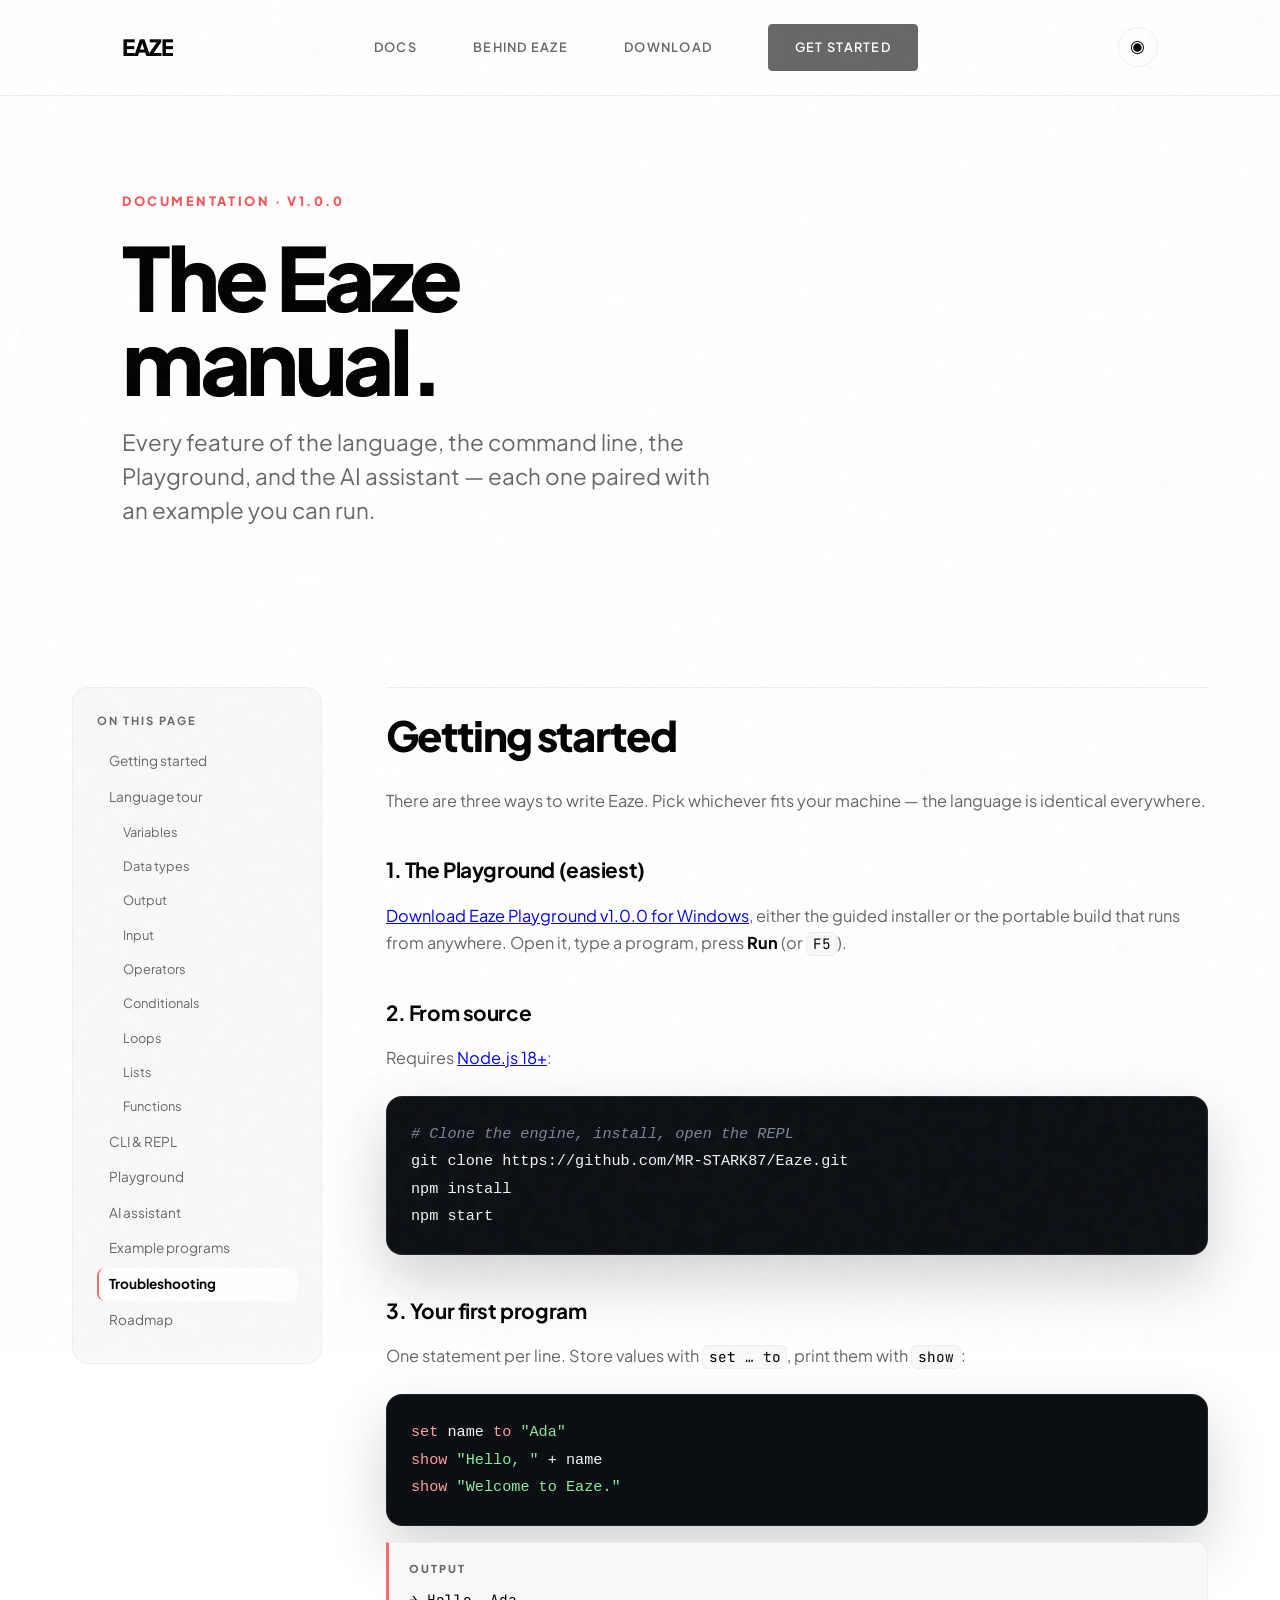
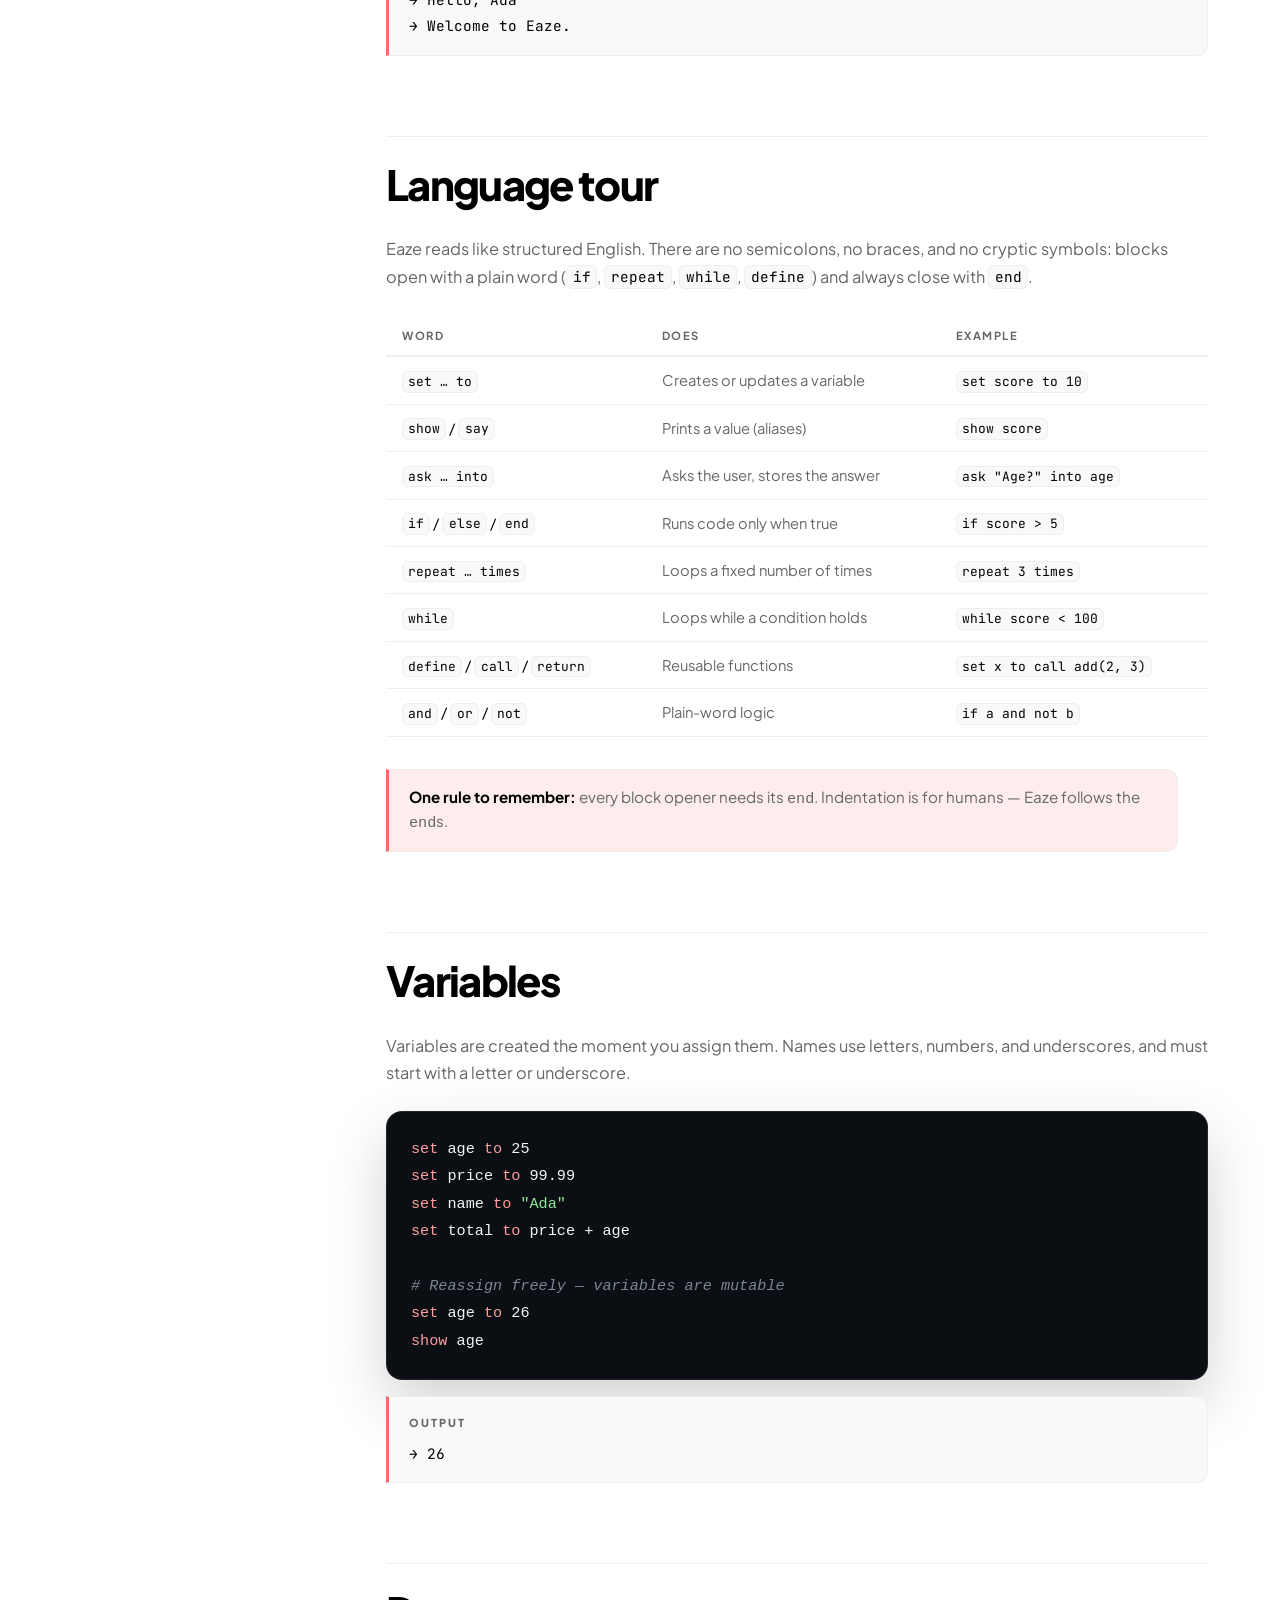
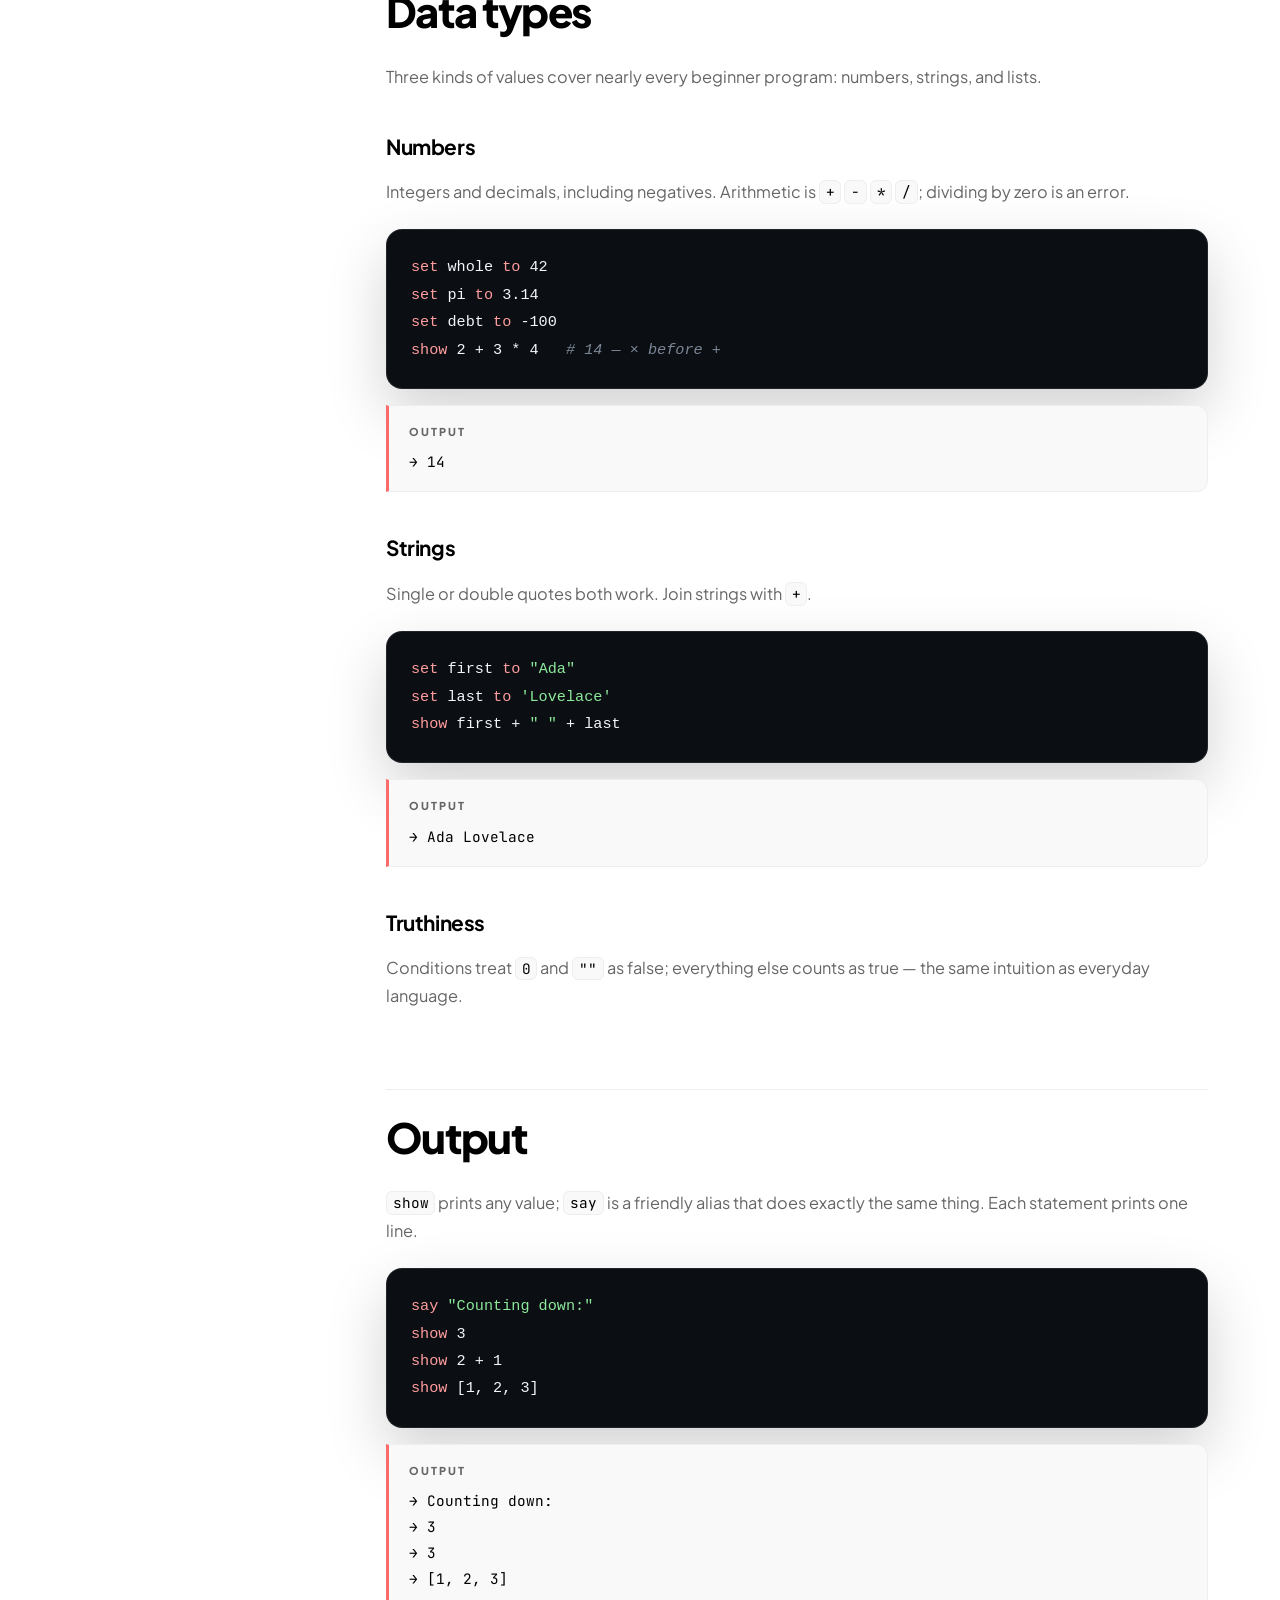
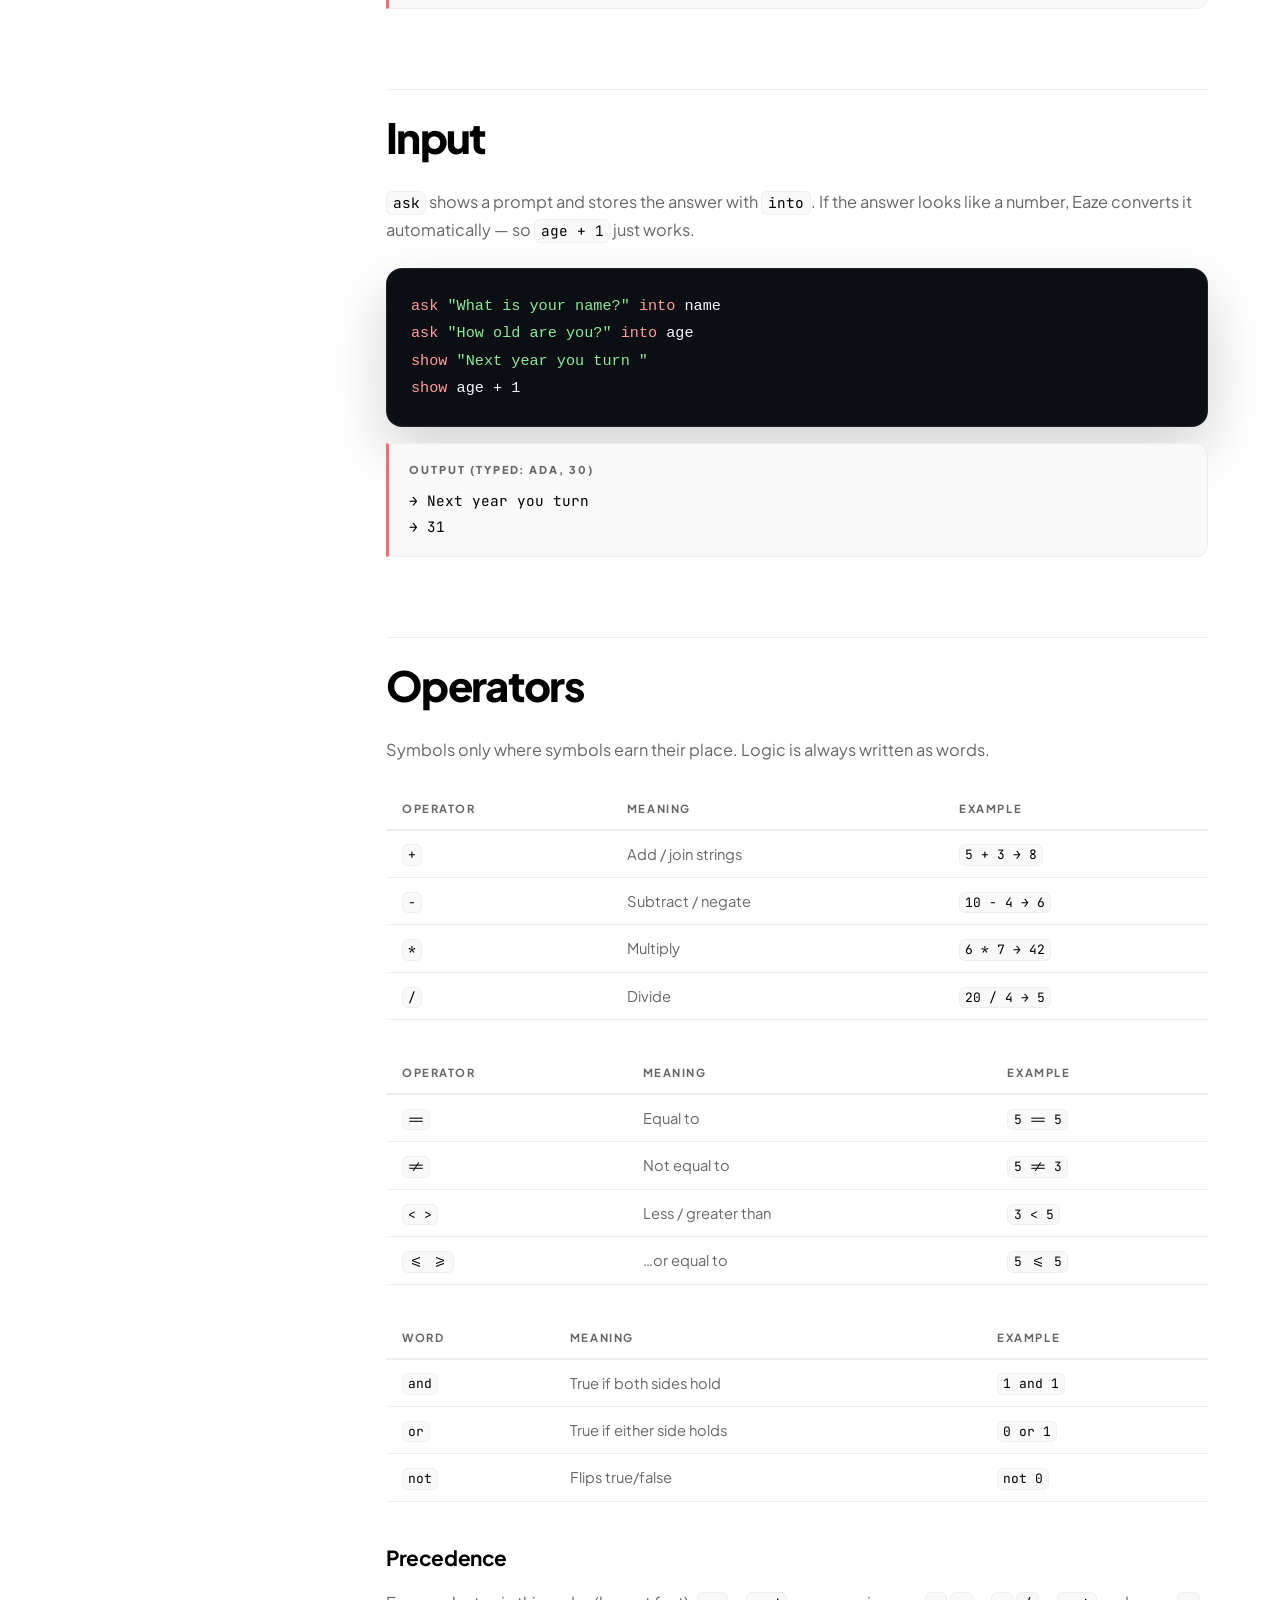
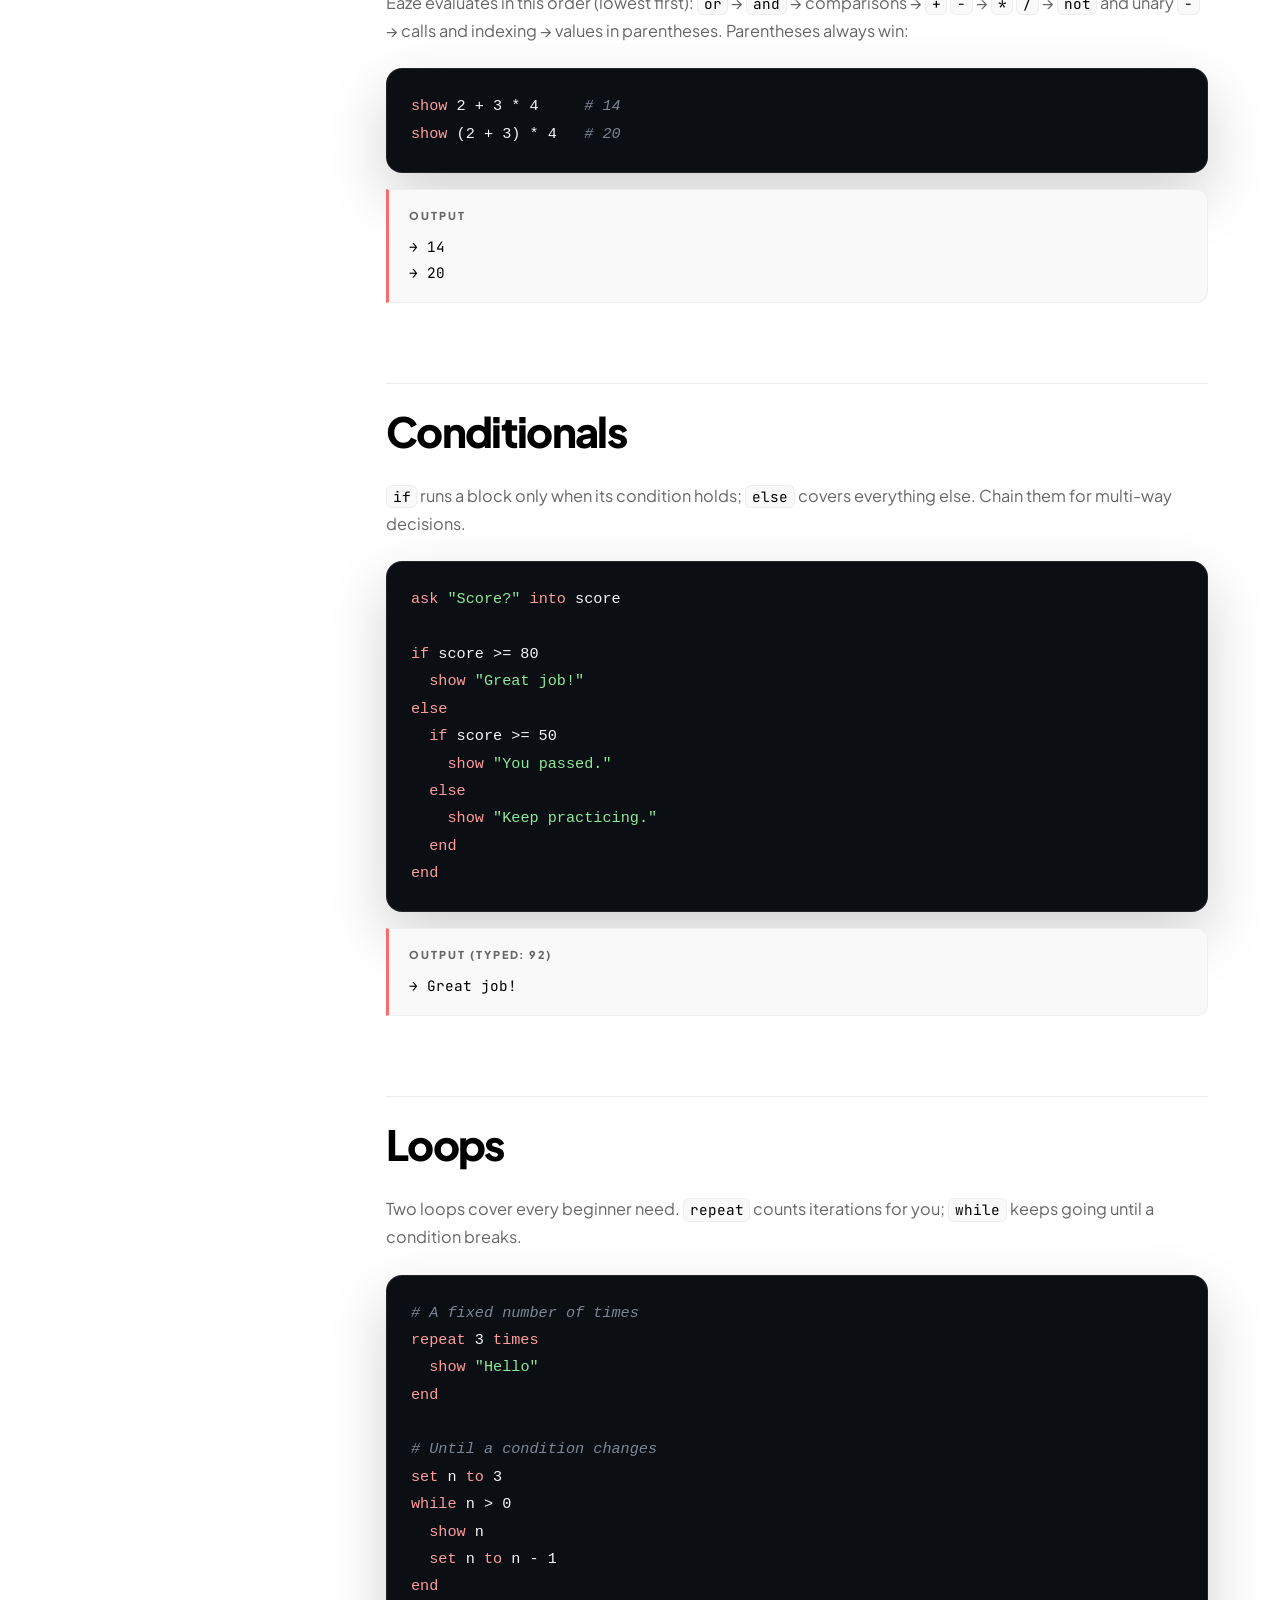
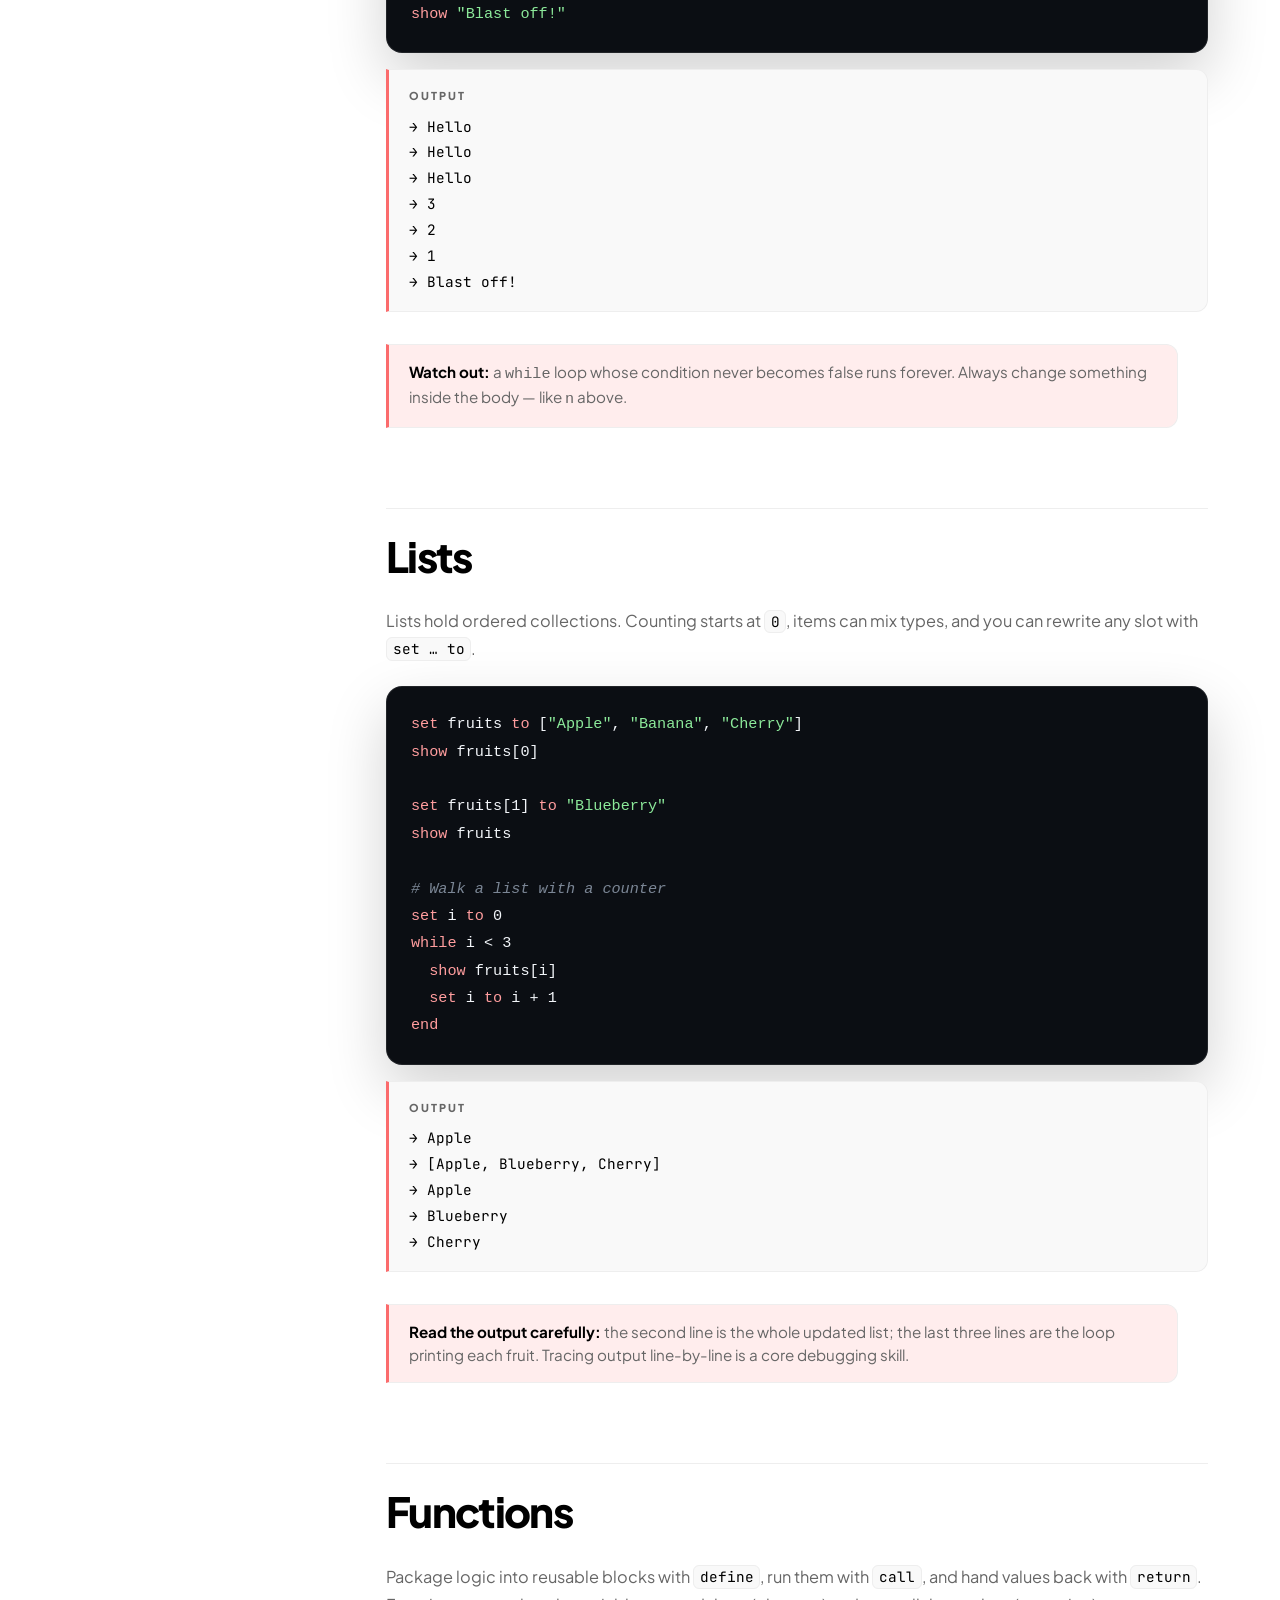
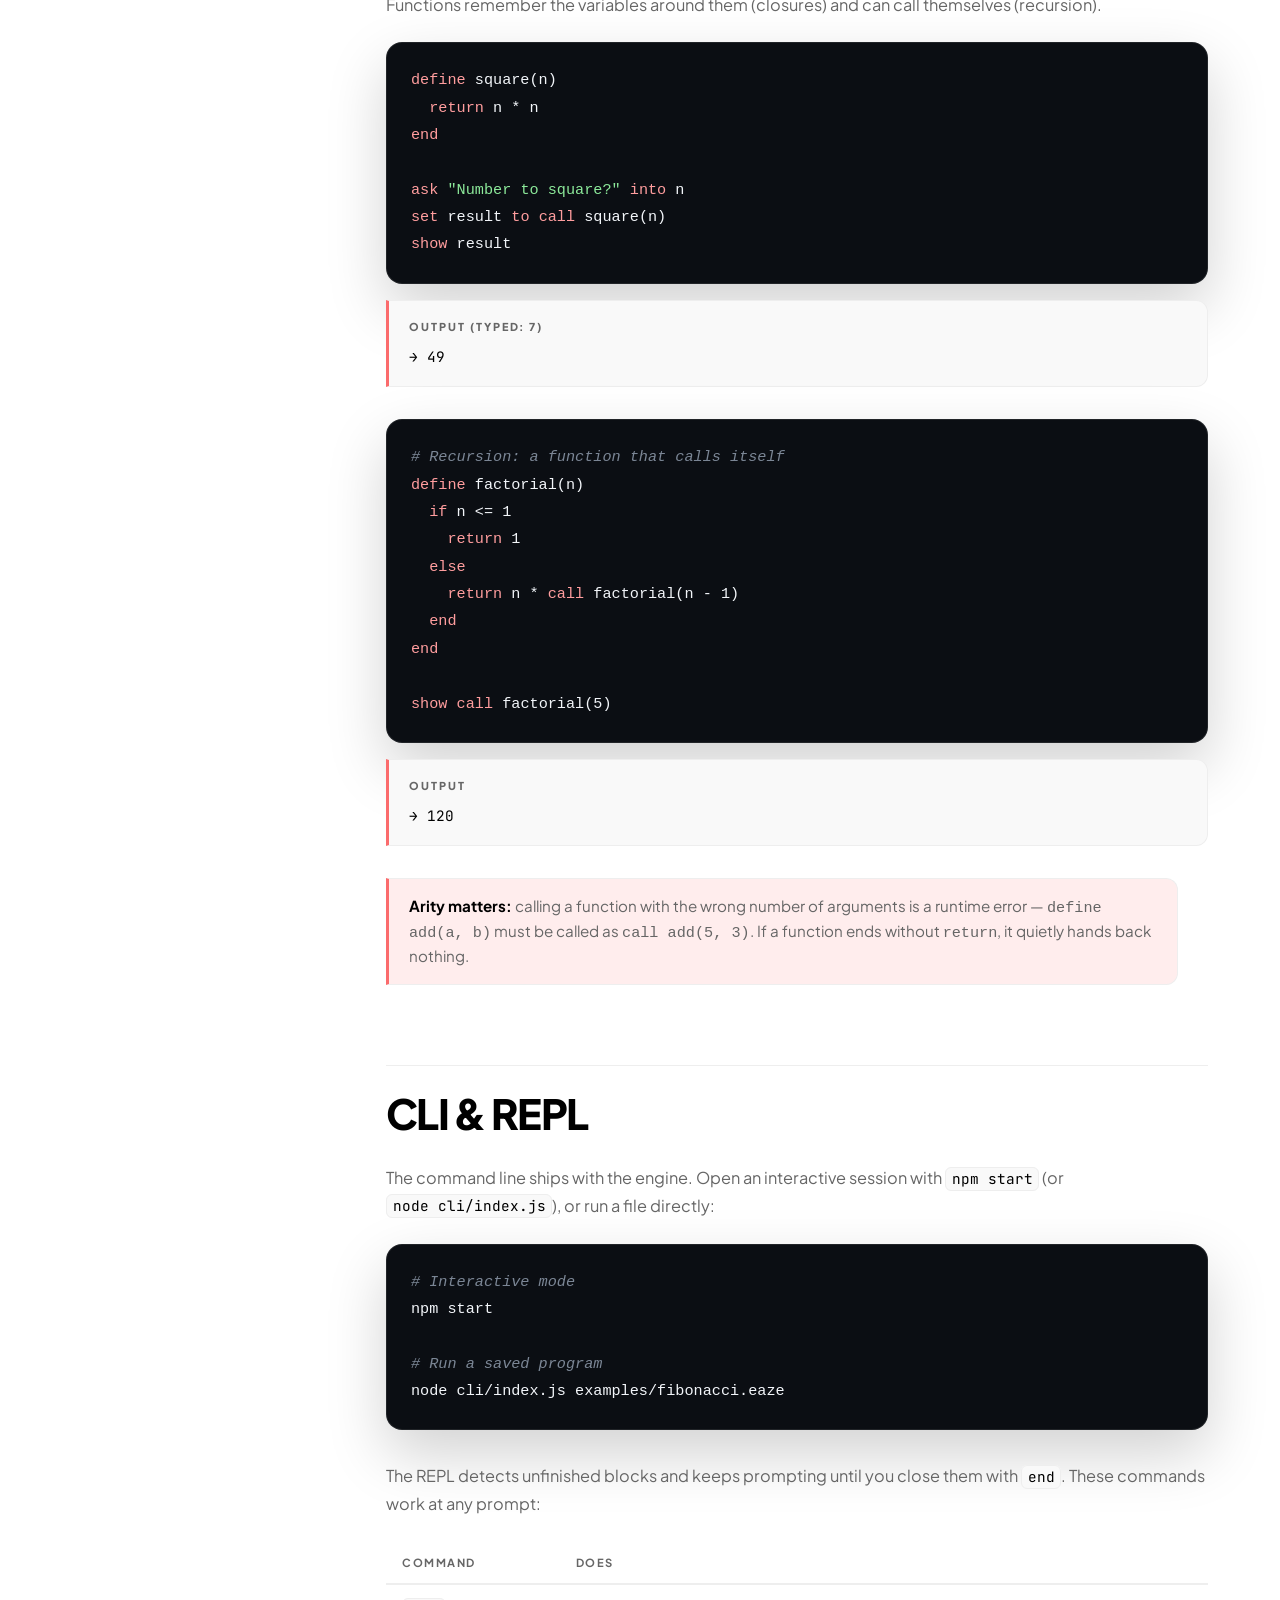
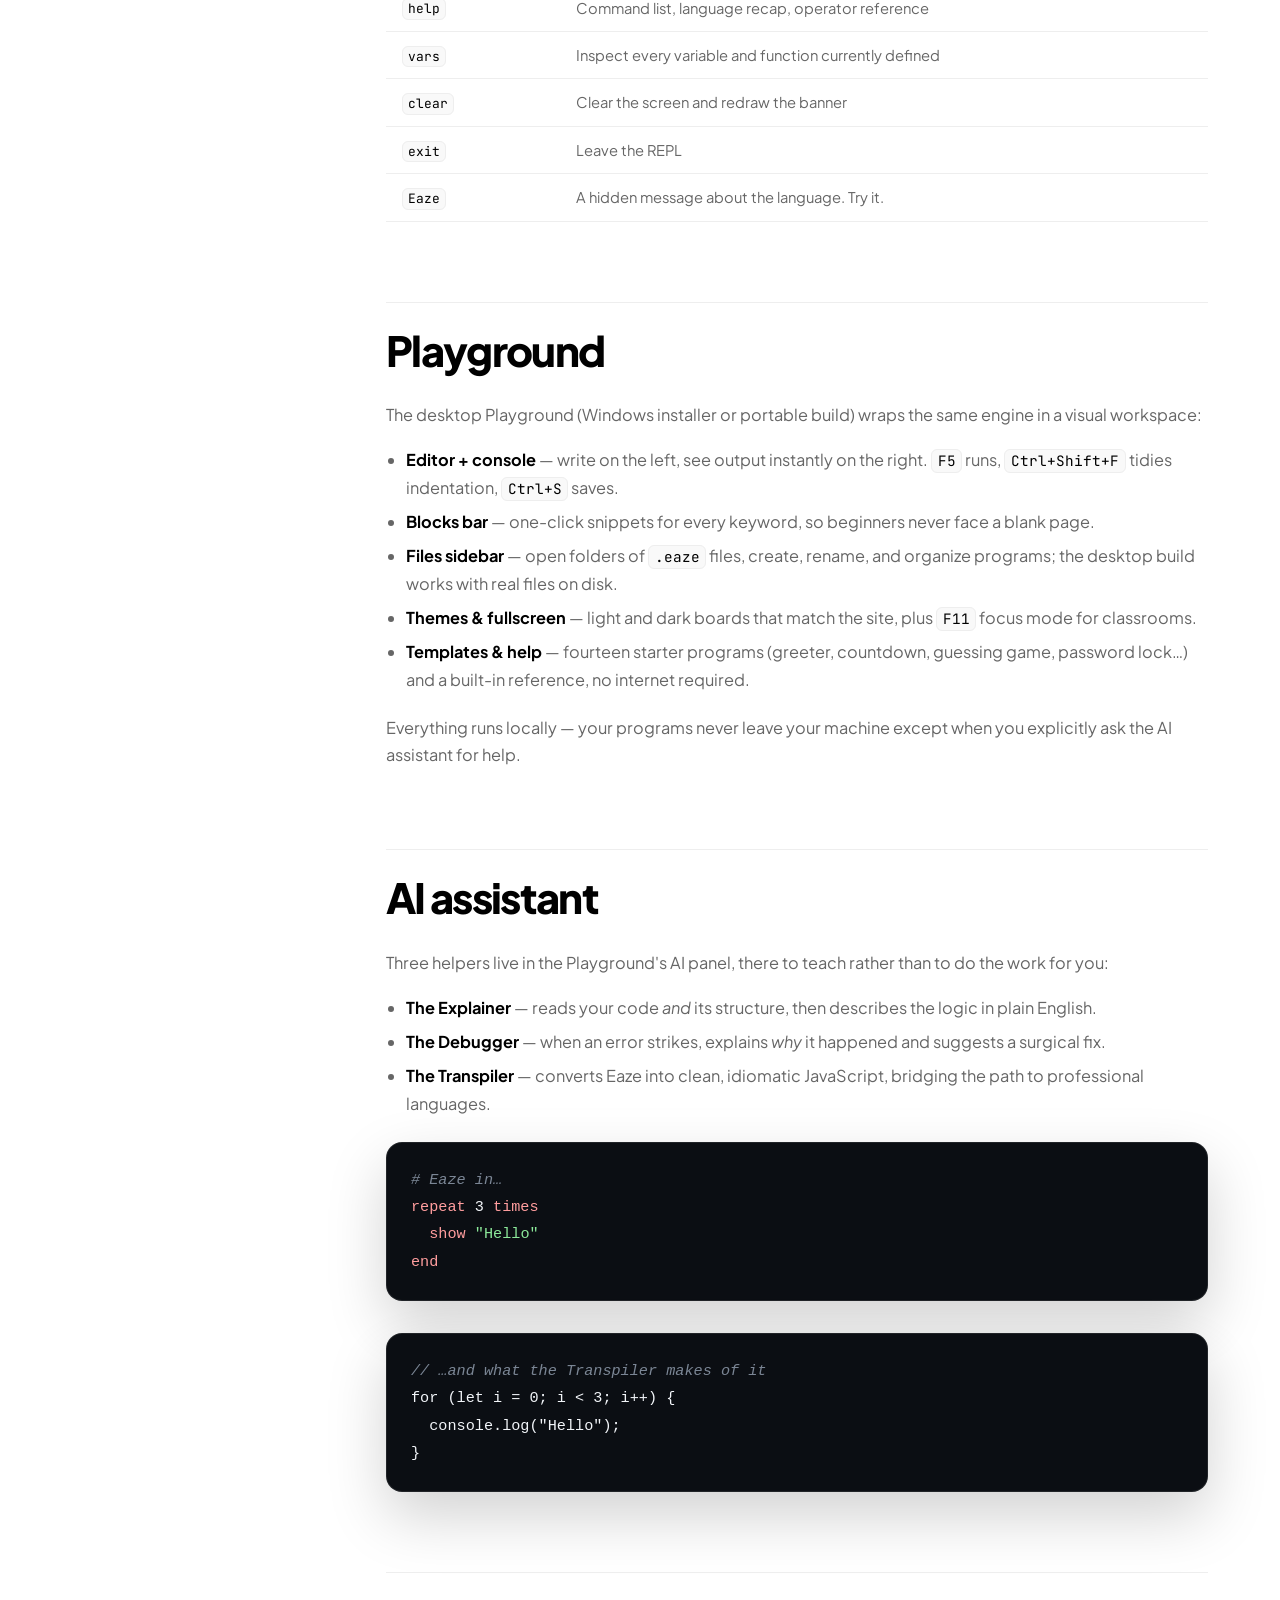
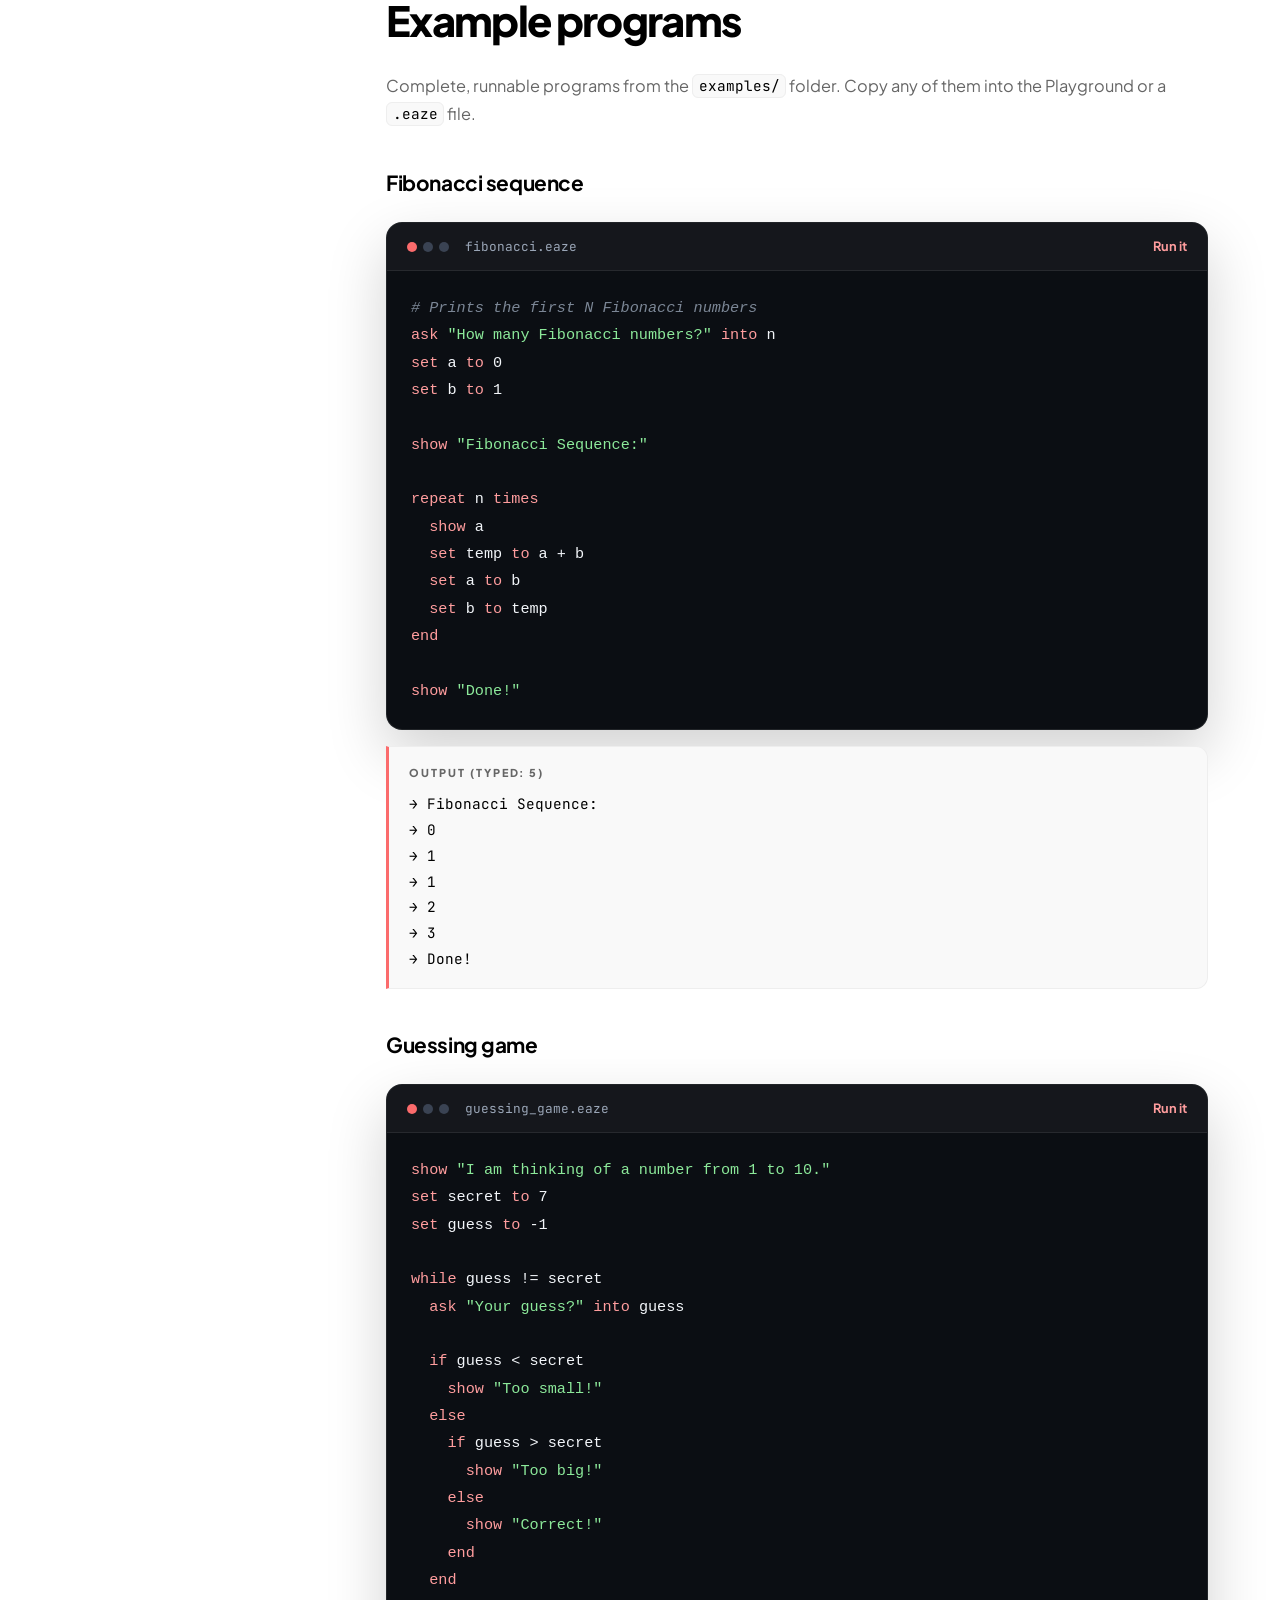
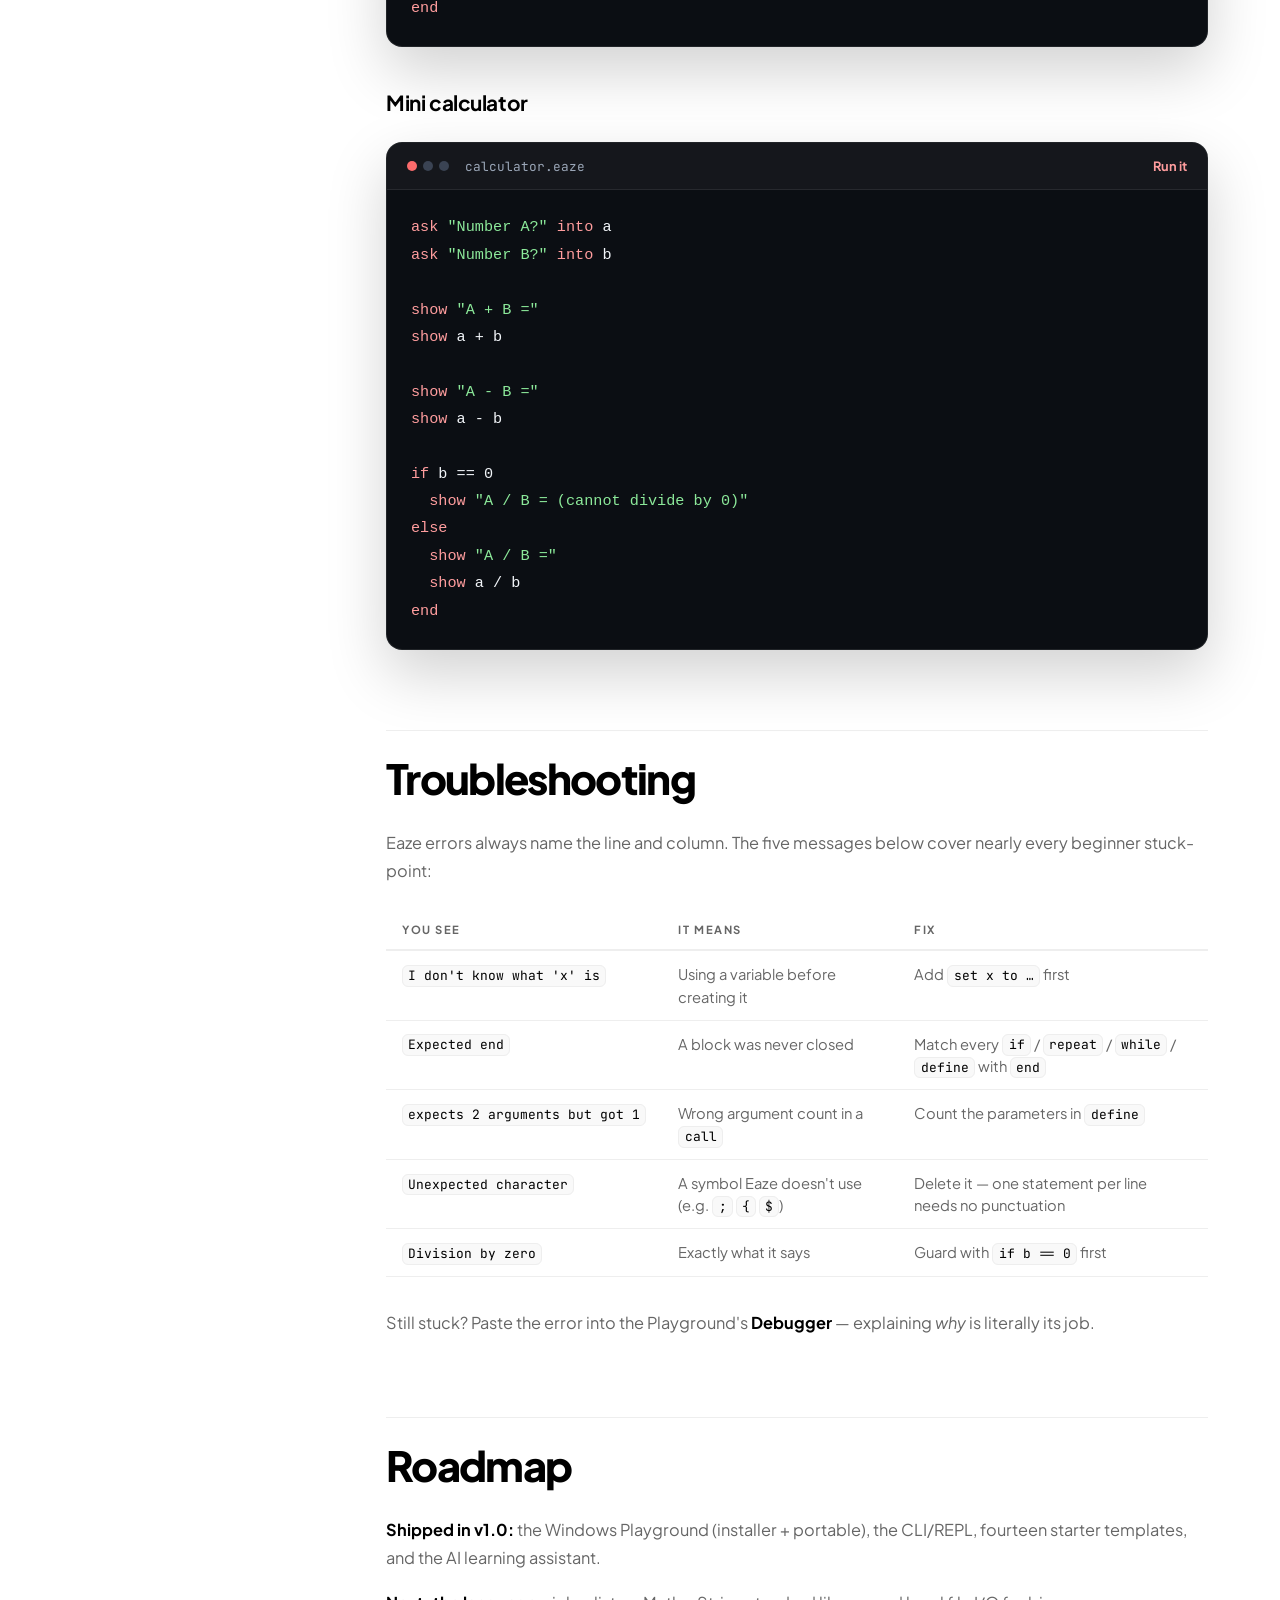
<file: docs.html>
<!DOCTYPE html>
<html lang="en">
<head>
    <meta charset="UTF-8">
    <meta name="viewport" content="width=device-width, initial-scale=1.0">
    <title>Documentation | Eaze Language Manual</title>
    <meta name="description" content="The complete Eaze manual: language tour with examples, CLI and Playground guides, AI assistant, troubleshooting, and roadmap.">
    <meta name="theme-color" content="#ffffff">
    <meta property="og:title" content="Eaze Documentation | The Language Manual">
    <meta property="og:description" content="Every Eaze feature, explained with runnable examples. Variables, loops, functions, lists, CLI, Playground, and AI help.">
    <meta property="og:type" content="website">
    <link rel="icon" type="image/svg+xml" href="favicon.svg">
    <link rel="stylesheet" href="style.css">
</head>
<body>
    <a class="skip-link" href="#main">Skip to content</a>
    <div class="cursor-dot" aria-hidden="true"></div>
    <div class="cursor-outline" aria-hidden="true"></div>

    <nav aria-label="Primary">
        <div class="nav-container">
            <a href="index.html" class="logo">EAZE</a>
            <div class="nav-links" id="primary-nav">
                <a href="docs.html" aria-current="page">Docs</a>
                <a href="behind.html">Behind Eaze</a>
                <a href="download.html">Download</a>
                <a href="download.html" class="btn-primary">Get Started</a>
            </div>
            <div class="nav-actions">
                <button class="theme-btn" type="button" aria-label="Toggle dark mode" title="Toggle dark mode">&#9673;</button>
                <button class="menu-btn" type="button" aria-expanded="false" aria-controls="primary-nav" aria-label="Toggle menu">
                    <span></span><span></span><span></span>
                </button>
            </div>
        </div>
    </nav>

    <main id="main">
        <header class="docs-hero">
            <div class="eyebrow" style="font-size: 0.8rem; font-weight: 800; text-transform: uppercase; letter-spacing: 0.2em; color: var(--text-muted); margin-bottom: 1.5rem;">Documentation &middot; v1.0.0</div>
            <h1>The Eaze<br>manual.</h1>
            <p class="hero-description">Every feature of the language, the command line, the Playground, and the AI assistant — each one paired with an example you can run.</p>
        </header>

        <div class="docs-layout">
            <aside class="docs-toc" aria-label="On this page">
                <h2>On this page</h2>
                <ul>
                    <li><a href="#getting-started">Getting started</a></li>
                    <li><a href="#tour">Language tour</a></li>
                    <li class="toc-sub"><a href="#variables">Variables</a></li>
                    <li class="toc-sub"><a href="#data-types">Data types</a></li>
                    <li class="toc-sub"><a href="#output">Output</a></li>
                    <li class="toc-sub"><a href="#input">Input</a></li>
                    <li class="toc-sub"><a href="#operators">Operators</a></li>
                    <li class="toc-sub"><a href="#conditionals">Conditionals</a></li>
                    <li class="toc-sub"><a href="#loops">Loops</a></li>
                    <li class="toc-sub"><a href="#lists">Lists</a></li>
                    <li class="toc-sub"><a href="#functions">Functions</a></li>
                    <li><a href="#cli">CLI &amp; REPL</a></li>
                    <li><a href="#playground">Playground</a></li>
                    <li><a href="#ai-assistant">AI assistant</a></li>
                    <li><a href="#examples">Example programs</a></li>
                    <li><a href="#errors">Troubleshooting</a></li>
                    <li><a href="#roadmap">Roadmap</a></li>
                </ul>
            </aside>

            <div class="docs-content">
                <section id="getting-started">
                    <h2>Getting started</h2>
                    <p>There are three ways to write Eaze. Pick whichever fits your machine — the language is identical everywhere.</p>
                    <h3>1. The Playground (easiest)</h3>
                    <p><a href="download.html">Download Eaze Playground v1.0.0 for Windows</a>, either the guided installer or the portable build that runs from anywhere. Open it, type a program, press <strong>Run</strong> (or <code>F5</code>).</p>
                    <h3>2. From source</h3>
                    <p>Requires <a href="https://nodejs.org/" target="_blank" rel="noopener">Node.js 18+</a>:</p>
                    <div class="code-window"><pre class="code-body"><code><span class="code-comment"># Clone the engine, install, open the REPL</span>
git clone https://github.com/MR-STARK87/Eaze.git
npm install
npm start</code></pre></div>
                    <h3>3. Your first program</h3>
                    <p>One statement per line. Store values with <code>set … to</code>, print them with <code>show</code>:</p>
                    <div class="code-window"><pre class="code-body"><code><span class="code-keyword">set</span> name <span class="code-keyword">to</span> <span class="code-string">"Ada"</span>
<span class="code-keyword">show</span> <span class="code-string">"Hello, "</span> + name
<span class="code-keyword">show</span> <span class="code-string">"Welcome to Eaze."</span></code></pre></div>
                    <pre class="doc-output"><span class="out-label">Output</span>→ Hello, Ada
→ Welcome to Eaze.</pre>
                </section>

                <section id="tour">
                    <h2>Language tour</h2>
                    <p>Eaze reads like structured English. There are no semicolons, no braces, and no cryptic symbols: blocks open with a plain word (<code>if</code>, <code>repeat</code>, <code>while</code>, <code>define</code>) and always close with <code>end</code>.</p>
                    <div class="doc-table" role="region" aria-label="Eaze keywords" tabindex="0"><table>
                        <tr><th>Word</th><th>Does</th><th>Example</th></tr>
                        <tr><td><code>set … to</code></td><td>Creates or updates a variable</td><td><code>set score to 10</code></td></tr>
                        <tr><td><code>show</code> / <code>say</code></td><td>Prints a value (aliases)</td><td><code>show score</code></td></tr>
                        <tr><td><code>ask … into</code></td><td>Asks the user, stores the answer</td><td><code>ask "Age?" into age</code></td></tr>
                        <tr><td><code>if</code> / <code>else</code> / <code>end</code></td><td>Runs code only when true</td><td><code>if score &gt; 5</code></td></tr>
                        <tr><td><code>repeat … times</code></td><td>Loops a fixed number of times</td><td><code>repeat 3 times</code></td></tr>
                        <tr><td><code>while</code></td><td>Loops while a condition holds</td><td><code>while score &lt; 100</code></td></tr>
                        <tr><td><code>define</code> / <code>call</code> / <code>return</code></td><td>Reusable functions</td><td><code>set x to call add(2, 3)</code></td></tr>
                        <tr><td><code>and</code> / <code>or</code> / <code>not</code></td><td>Plain-word logic</td><td><code>if a and not b</code></td></tr>
                    </table></div>
                    <div class="doc-note"><strong>One rule to remember:</strong> every block opener needs its <code>end</code>. Indentation is for humans — Eaze follows the <code>end</code>s.</div>
                </section>

                <section id="variables">
                    <h2>Variables</h2>
                    <p>Variables are created the moment you assign them. Names use letters, numbers, and underscores, and must start with a letter or underscore.</p>
                    <div class="code-window"><pre class="code-body"><code><span class="code-keyword">set</span> age <span class="code-keyword">to</span> 25
<span class="code-keyword">set</span> price <span class="code-keyword">to</span> 99.99
<span class="code-keyword">set</span> name <span class="code-keyword">to</span> <span class="code-string">"Ada"</span>
<span class="code-keyword">set</span> total <span class="code-keyword">to</span> price + age

<span class="code-comment"># Reassign freely — variables are mutable</span>
<span class="code-keyword">set</span> age <span class="code-keyword">to</span> 26
<span class="code-keyword">show</span> age</code></pre></div>
                    <pre class="doc-output"><span class="out-label">Output</span>→ 26</pre>
                </section>

                <section id="data-types">
                    <h2>Data types</h2>
                    <p>Three kinds of values cover nearly every beginner program: numbers, strings, and lists.</p>
                    <h3>Numbers</h3>
                    <p>Integers and decimals, including negatives. Arithmetic is <code>+</code> <code>-</code> <code>*</code> <code>/</code>; dividing by zero is an error.</p>
                    <div class="code-window"><pre class="code-body"><code><span class="code-keyword">set</span> whole <span class="code-keyword">to</span> 42
<span class="code-keyword">set</span> pi <span class="code-keyword">to</span> 3.14
<span class="code-keyword">set</span> debt <span class="code-keyword">to</span> -100
<span class="code-keyword">show</span> 2 + 3 * 4   <span class="code-comment"># 14 — × before +</span></code></pre></div>
                    <pre class="doc-output"><span class="out-label">Output</span>→ 14</pre>
                    <h3>Strings</h3>
                    <p>Single or double quotes both work. Join strings with <code>+</code>.</p>
                    <div class="code-window"><pre class="code-body"><code><span class="code-keyword">set</span> first <span class="code-keyword">to</span> <span class="code-string">"Ada"</span>
<span class="code-keyword">set</span> last <span class="code-keyword">to</span> <span class="code-string">'Lovelace'</span>
<span class="code-keyword">show</span> first + <span class="code-string">" "</span> + last</code></pre></div>
                    <pre class="doc-output"><span class="out-label">Output</span>→ Ada Lovelace</pre>
                    <h3>Truthiness</h3>
                    <p>Conditions treat <code>0</code> and <code>""</code> as false; everything else counts as true — the same intuition as everyday language.</p>
                </section>

                <section id="output">
                    <h2>Output</h2>
                    <p><code>show</code> prints any value; <code>say</code> is a friendly alias that does exactly the same thing. Each statement prints one line.</p>
                    <div class="code-window"><pre class="code-body"><code><span class="code-keyword">say</span> <span class="code-string">"Counting down:"</span>
<span class="code-keyword">show</span> 3
<span class="code-keyword">show</span> 2 + 1
<span class="code-keyword">show</span> [1, 2, 3]</code></pre></div>
                    <pre class="doc-output"><span class="out-label">Output</span>→ Counting down:
→ 3
→ 3
→ [1, 2, 3]</pre>
                </section>

                <section id="input">
                    <h2>Input</h2>
                    <p><code>ask</code> shows a prompt and stores the answer with <code>into</code>. If the answer looks like a number, Eaze converts it automatically — so <code>age + 1</code> just works.</p>
                    <div class="code-window"><pre class="code-body"><code><span class="code-keyword">ask</span> <span class="code-string">"What is your name?"</span> <span class="code-keyword">into</span> name
<span class="code-keyword">ask</span> <span class="code-string">"How old are you?"</span> <span class="code-keyword">into</span> age
<span class="code-keyword">show</span> <span class="code-string">"Next year you turn "</span>
<span class="code-keyword">show</span> age + 1</code></pre></div>
                    <pre class="doc-output"><span class="out-label">Output (typed: Ada, 30)</span>→ Next year you turn
→ 31</pre>
                </section>

                <section id="operators">
                    <h2>Operators</h2>
                    <p>Symbols only where symbols earn their place. Logic is always written as words.</p>
                    <div class="doc-table" role="region" aria-label="Arithmetic operators" tabindex="0"><table>
                        <tr><th>Operator</th><th>Meaning</th><th>Example</th></tr>
                        <tr><td><code>+</code></td><td>Add / join strings</td><td><code>5 + 3 → 8</code></td></tr>
                        <tr><td><code>-</code></td><td>Subtract / negate</td><td><code>10 - 4 → 6</code></td></tr>
                        <tr><td><code>*</code></td><td>Multiply</td><td><code>6 * 7 → 42</code></td></tr>
                        <tr><td><code>/</code></td><td>Divide</td><td><code>20 / 4 → 5</code></td></tr>
                    </table></div>
                    <div class="doc-table" role="region" aria-label="Comparison operators" tabindex="0"><table>
                        <tr><th>Operator</th><th>Meaning</th><th>Example</th></tr>
                        <tr><td><code>==</code></td><td>Equal to</td><td><code>5 == 5</code></td></tr>
                        <tr><td><code>!=</code></td><td>Not equal to</td><td><code>5 != 3</code></td></tr>
                        <tr><td><code>&lt; &gt;</code></td><td>Less / greater than</td><td><code>3 &lt; 5</code></td></tr>
                        <tr><td><code>&lt;= &gt;=</code></td><td>…or equal to</td><td><code>5 &lt;= 5</code></td></tr>
                    </table></div>
                    <div class="doc-table" role="region" aria-label="Logical operators" tabindex="0"><table>
                        <tr><th>Word</th><th>Meaning</th><th>Example</th></tr>
                        <tr><td><code>and</code></td><td>True if both sides hold</td><td><code>1 and 1</code></td></tr>
                        <tr><td><code>or</code></td><td>True if either side holds</td><td><code>0 or 1</code></td></tr>
                        <tr><td><code>not</code></td><td>Flips true/false</td><td><code>not 0</code></td></tr>
                    </table></div>
                    <h3>Precedence</h3>
                    <p>Eaze evaluates in this order (lowest first): <code>or</code> → <code>and</code> → comparisons → <code>+</code> <code>-</code> → <code>*</code> <code>/</code> → <code>not</code> and unary <code>-</code> → calls and indexing → values in parentheses. Parentheses always win:</p>
                    <div class="code-window"><pre class="code-body"><code><span class="code-keyword">show</span> 2 + 3 * 4     <span class="code-comment"># 14</span>
<span class="code-keyword">show</span> (2 + 3) * 4   <span class="code-comment"># 20</span></code></pre></div>
                    <pre class="doc-output"><span class="out-label">Output</span>→ 14
→ 20</pre>
                </section>

                <section id="conditionals">
                    <h2>Conditionals</h2>
                    <p><code>if</code> runs a block only when its condition holds; <code>else</code> covers everything else. Chain them for multi-way decisions.</p>
                    <div class="code-window"><pre class="code-body"><code><span class="code-keyword">ask</span> <span class="code-string">"Score?"</span> <span class="code-keyword">into</span> score

<span class="code-keyword">if</span> score >= 80
  <span class="code-keyword">show</span> <span class="code-string">"Great job!"</span>
<span class="code-keyword">else</span>
  <span class="code-keyword">if</span> score >= 50
    <span class="code-keyword">show</span> <span class="code-string">"You passed."</span>
  <span class="code-keyword">else</span>
    <span class="code-keyword">show</span> <span class="code-string">"Keep practicing."</span>
  <span class="code-keyword">end</span>
<span class="code-keyword">end</span></code></pre></div>
                    <pre class="doc-output"><span class="out-label">Output (typed: 92)</span>→ Great job!</pre>
                </section>

                <section id="loops">
                    <h2>Loops</h2>
                    <p>Two loops cover every beginner need. <code>repeat</code> counts iterations for you; <code>while</code> keeps going until a condition breaks.</p>
                    <div class="code-window"><pre class="code-body"><code><span class="code-comment"># A fixed number of times</span>
<span class="code-keyword">repeat</span> 3 <span class="code-keyword">times</span>
  <span class="code-keyword">show</span> <span class="code-string">"Hello"</span>
<span class="code-keyword">end</span>

<span class="code-comment"># Until a condition changes</span>
<span class="code-keyword">set</span> n <span class="code-keyword">to</span> 3
<span class="code-keyword">while</span> n &gt; 0
  <span class="code-keyword">show</span> n
  <span class="code-keyword">set</span> n <span class="code-keyword">to</span> n - 1
<span class="code-keyword">end</span>
<span class="code-keyword">show</span> <span class="code-string">"Blast off!"</span></code></pre></div>
                    <pre class="doc-output"><span class="out-label">Output</span>→ Hello
→ Hello
→ Hello
→ 3
→ 2
→ 1
→ Blast off!</pre>
                    <div class="doc-note"><strong>Watch out:</strong> a <code>while</code> loop whose condition never becomes false runs forever. Always change something inside the body — like <code>n</code> above.</div>
                </section>

                <section id="lists">
                    <h2>Lists</h2>
                    <p>Lists hold ordered collections. Counting starts at <code>0</code>, items can mix types, and you can rewrite any slot with <code>set … to</code>.</p>
                    <div class="code-window"><pre class="code-body"><code><span class="code-keyword">set</span> fruits <span class="code-keyword">to</span> [<span class="code-string">"Apple"</span>, <span class="code-string">"Banana"</span>, <span class="code-string">"Cherry"</span>]
<span class="code-keyword">show</span> fruits[0]

<span class="code-keyword">set</span> fruits[1] <span class="code-keyword">to</span> <span class="code-string">"Blueberry"</span>
<span class="code-keyword">show</span> fruits

<span class="code-comment"># Walk a list with a counter</span>
<span class="code-keyword">set</span> i <span class="code-keyword">to</span> 0
<span class="code-keyword">while</span> i &lt; 3
  <span class="code-keyword">show</span> fruits[i]
  <span class="code-keyword">set</span> i <span class="code-keyword">to</span> i + 1
<span class="code-keyword">end</span></code></pre></div>
                    <pre class="doc-output"><span class="out-label">Output</span>→ Apple
→ [Apple, Blueberry, Cherry]
→ Apple
→ Blueberry
→ Cherry</pre>
                    <div class="doc-note"><strong>Read the output carefully:</strong> the second line is the whole updated list; the last three lines are the loop printing each fruit. Tracing output line-by-line is a core debugging skill.</div>
                </section>

                <section id="functions">
                    <h2>Functions</h2>
                    <p>Package logic into reusable blocks with <code>define</code>, run them with <code>call</code>, and hand values back with <code>return</code>. Functions remember the variables around them (closures) and can call themselves (recursion).</p>
                    <div class="code-window"><pre class="code-body"><code><span class="code-keyword">define</span> square(n)
  <span class="code-keyword">return</span> n * n
<span class="code-keyword">end</span>

<span class="code-keyword">ask</span> <span class="code-string">"Number to square?"</span> <span class="code-keyword">into</span> n
<span class="code-keyword">set</span> result <span class="code-keyword">to</span> <span class="code-keyword">call</span> square(n)
<span class="code-keyword">show</span> result</code></pre></div>
                    <pre class="doc-output"><span class="out-label">Output (typed: 7)</span>→ 49</pre>
                    <div class="code-window"><pre class="code-body"><code><span class="code-comment"># Recursion: a function that calls itself</span>
<span class="code-keyword">define</span> factorial(n)
  <span class="code-keyword">if</span> n &lt;= 1
    <span class="code-keyword">return</span> 1
  <span class="code-keyword">else</span>
    <span class="code-keyword">return</span> n * <span class="code-keyword">call</span> factorial(n - 1)
  <span class="code-keyword">end</span>
<span class="code-keyword">end</span>

<span class="code-keyword">show</span> <span class="code-keyword">call</span> factorial(5)</code></pre></div>
                    <pre class="doc-output"><span class="out-label">Output</span>→ 120</pre>
                    <div class="doc-note"><strong>Arity matters:</strong> calling a function with the wrong number of arguments is a runtime error — <code>define add(a, b)</code> must be called as <code>call add(5, 3)</code>. If a function ends without <code>return</code>, it quietly hands back nothing.</div>
                </section>

                <section id="cli">
                    <h2>CLI &amp; REPL</h2>
                    <p>The command line ships with the engine. Open an interactive session with <code>npm start</code> (or <code>node cli/index.js</code>), or run a file directly:</p>
                    <div class="code-window"><pre class="code-body"><code><span class="code-comment"># Interactive mode</span>
npm start

<span class="code-comment"># Run a saved program</span>
node cli/index.js examples/fibonacci.eaze</code></pre></div>
                    <p>The REPL detects unfinished blocks and keeps prompting until you close them with <code>end</code>. These commands work at any prompt:</p>
                    <div class="doc-table" role="region" aria-label="REPL commands" tabindex="0"><table>
                        <tr><th>Command</th><th>Does</th></tr>
                        <tr><td><code>help</code></td><td>Command list, language recap, operator reference</td></tr>
                        <tr><td><code>vars</code></td><td>Inspect every variable and function currently defined</td></tr>
                        <tr><td><code>clear</code></td><td>Clear the screen and redraw the banner</td></tr>
                        <tr><td><code>exit</code></td><td>Leave the REPL</td></tr>
                        <tr><td><code>Eaze</code></td><td>A hidden message about the language. Try it.</td></tr>
                    </table></div>
                </section>

                <section id="playground">
                    <h2>Playground</h2>
                    <p>The desktop Playground (Windows installer or portable build) wraps the same engine in a visual workspace:</p>
                    <ul>
                        <li><strong>Editor + console</strong> — write on the left, see output instantly on the right. <code>F5</code> runs, <code>Ctrl+Shift+F</code> tidies indentation, <code>Ctrl+S</code> saves.</li>
                        <li><strong>Blocks bar</strong> — one-click snippets for every keyword, so beginners never face a blank page.</li>
                        <li><strong>Files sidebar</strong> — open folders of <code>.eaze</code> files, create, rename, and organize programs; the desktop build works with real files on disk.</li>
                        <li><strong>Themes &amp; fullscreen</strong> — light and dark boards that match the site, plus <code>F11</code> focus mode for classrooms.</li>
                        <li><strong>Templates &amp; help</strong> — fourteen starter programs (greeter, countdown, guessing game, password lock…) and a built-in reference, no internet required.</li>
                    </ul>
                    <p>Everything runs locally — your programs never leave your machine except when you explicitly ask the AI assistant for help.</p>
                </section>

                <section id="ai-assistant">
                    <h2>AI assistant</h2>
                    <p>Three helpers live in the Playground's AI panel, there to teach rather than to do the work for you:</p>
                    <ul>
                        <li><strong>The Explainer</strong> — reads your code <em>and</em> its structure, then describes the logic in plain English.</li>
                        <li><strong>The Debugger</strong> — when an error strikes, explains <em>why</em> it happened and suggests a surgical fix.</li>
                        <li><strong>The Transpiler</strong> — converts Eaze into clean, idiomatic JavaScript, bridging the path to professional languages.</li>
                    </ul>
                    <div class="code-window"><pre class="code-body"><code><span class="code-comment"># Eaze in…</span>
<span class="code-keyword">repeat</span> 3 <span class="code-keyword">times</span>
  <span class="code-keyword">show</span> <span class="code-string">"Hello"</span>
<span class="code-keyword">end</span></code></pre></div>
                    <div class="code-window"><pre class="code-body"><code><span class="code-comment">// …and what the Transpiler makes of it</span>
for (let i = 0; i &lt; 3; i++) {
  console.log("Hello");
}</code></pre></div>
                </section>

                <section id="examples">
                    <h2>Example programs</h2>
                    <p>Complete, runnable programs from the <code>examples/</code> folder. Copy any of them into the Playground or a <code>.eaze</code> file.</p>
                    <h3>Fibonacci sequence</h3>
                    <div class="code-window">
                        <figcaption class="code-head">
                            <span class="code-dots" aria-hidden="true"><i></i><i></i><i></i></span>
                            <span class="code-title" aria-hidden="true">fibonacci.eaze</span>
                            <a class="code-link" href="download.html">Run it</a>
                        </figcaption>
                        <pre class="code-body"><code><span class="code-comment"># Prints the first N Fibonacci numbers</span>
<span class="code-keyword">ask</span> <span class="code-string">"How many Fibonacci numbers?"</span> <span class="code-keyword">into</span> n
<span class="code-keyword">set</span> a <span class="code-keyword">to</span> 0
<span class="code-keyword">set</span> b <span class="code-keyword">to</span> 1

<span class="code-keyword">show</span> <span class="code-string">"Fibonacci Sequence:"</span>

<span class="code-keyword">repeat</span> n <span class="code-keyword">times</span>
  <span class="code-keyword">show</span> a
  <span class="code-keyword">set</span> temp <span class="code-keyword">to</span> a + b
  <span class="code-keyword">set</span> a <span class="code-keyword">to</span> b
  <span class="code-keyword">set</span> b <span class="code-keyword">to</span> temp
<span class="code-keyword">end</span>

<span class="code-keyword">show</span> <span class="code-string">"Done!"</span></code></pre>
                    </div>
                    <pre class="doc-output"><span class="out-label">Output (typed: 5)</span>→ Fibonacci Sequence:
→ 0
→ 1
→ 1
→ 2
→ 3
→ Done!</pre>
                    <h3>Guessing game</h3>
                    <div class="code-window">
                        <figcaption class="code-head">
                            <span class="code-dots" aria-hidden="true"><i></i><i></i><i></i></span>
                            <span class="code-title" aria-hidden="true">guessing_game.eaze</span>
                            <a class="code-link" href="download.html">Run it</a>
                        </figcaption>
                        <pre class="code-body"><code><span class="code-keyword">show</span> <span class="code-string">"I am thinking of a number from 1 to 10."</span>
<span class="code-keyword">set</span> secret <span class="code-keyword">to</span> 7
<span class="code-keyword">set</span> guess <span class="code-keyword">to</span> -1

<span class="code-keyword">while</span> guess != secret
  <span class="code-keyword">ask</span> <span class="code-string">"Your guess?"</span> <span class="code-keyword">into</span> guess

  <span class="code-keyword">if</span> guess &lt; secret
    <span class="code-keyword">show</span> <span class="code-string">"Too small!"</span>
  <span class="code-keyword">else</span>
    <span class="code-keyword">if</span> guess &gt; secret
      <span class="code-keyword">show</span> <span class="code-string">"Too big!"</span>
    <span class="code-keyword">else</span>
      <span class="code-keyword">show</span> <span class="code-string">"Correct!"</span>
    <span class="code-keyword">end</span>
  <span class="code-keyword">end</span>
<span class="code-keyword">end</span></code></pre>
                    </div>
                    <h3>Mini calculator</h3>
                    <div class="code-window">
                        <figcaption class="code-head">
                            <span class="code-dots" aria-hidden="true"><i></i><i></i><i></i></span>
                            <span class="code-title" aria-hidden="true">calculator.eaze</span>
                            <a class="code-link" href="download.html">Run it</a>
                        </figcaption>
                        <pre class="code-body"><code><span class="code-keyword">ask</span> <span class="code-string">"Number A?"</span> <span class="code-keyword">into</span> a
<span class="code-keyword">ask</span> <span class="code-string">"Number B?"</span> <span class="code-keyword">into</span> b

<span class="code-keyword">show</span> <span class="code-string">"A + B ="</span>
<span class="code-keyword">show</span> a + b

<span class="code-keyword">show</span> <span class="code-string">"A - B ="</span>
<span class="code-keyword">show</span> a - b

<span class="code-keyword">if</span> b == 0
  <span class="code-keyword">show</span> <span class="code-string">"A / B = (cannot divide by 0)"</span>
<span class="code-keyword">else</span>
  <span class="code-keyword">show</span> <span class="code-string">"A / B ="</span>
  <span class="code-keyword">show</span> a / b
<span class="code-keyword">end</span></code></pre>
                    </div>
                </section>

                <section id="errors">
                    <h2>Troubleshooting</h2>
                    <p>Eaze errors always name the line and column. The five messages below cover nearly every beginner stuck-point:</p>
                    <div class="doc-table" role="region" aria-label="Common errors" tabindex="0"><table>
                        <tr><th>You see</th><th>It means</th><th>Fix</th></tr>
                        <tr><td><code>I don't know what 'x' is</code></td><td>Using a variable before creating it</td><td>Add <code>set x to …</code> first</td></tr>
                        <tr><td><code>Expected end</code></td><td>A block was never closed</td><td>Match every <code>if</code> / <code>repeat</code> / <code>while</code> / <code>define</code> with <code>end</code></td></tr>
                        <tr><td><code>expects 2 arguments but got 1</code></td><td>Wrong argument count in a <code>call</code></td><td>Count the parameters in <code>define</code></td></tr>
                        <tr><td><code>Unexpected character</code></td><td>A symbol Eaze doesn't use (e.g. <code>;</code> <code>{</code> <code>$</code>)</td><td>Delete it — one statement per line needs no punctuation</td></tr>
                        <tr><td><code>Division by zero</code></td><td>Exactly what it says</td><td>Guard with <code>if b == 0</code> first</td></tr>
                    </table></div>
                    <p>Still stuck? Paste the error into the Playground's <strong>Debugger</strong> — explaining <em>why</em> is literally its job.</p>
                </section>

                <section id="roadmap">
                    <h2>Roadmap</h2>
                    <p><strong>Shipped in v1.0:</strong> the Windows Playground (installer + portable), the CLI/REPL, fourteen starter templates, and the AI learning assistant.</p>
                    <p><strong>Next, the language:</strong> richer lists, a Math + String standard library, and local file I/O for bigger programs. <strong>Next, the reach:</strong> native macOS and Linux builds.</p>
                    <p>Deliberately <em>not</em> on the list: classes, modules, and type annotations. Eaze stays small on purpose — it is a first step into programming, and a confident one.</p>
                </section>

                <div class="docs-cta">
                    <h2 style="font-size: 2.2rem; font-weight: 800; letter-spacing: -0.04em; margin-bottom: 1rem;">Read the manual.<br>Then write the code.</h2>
                    <p style="margin-bottom: 2rem;">Grab the Playground and run every example on this page.</p>
                    <a href="download.html" class="btn-primary" style="display: inline-block; text-decoration: none;">Download Eaze</a>
                </div>
            </div>
        </div>
    </main>

    <footer>
        <div class="footer-grid">
            <a href="index.html" class="footer-logo">EAZE</a>
            <div class="footer-links">
                <div class="link-group">
                    <h4>Product</h4>
                    <a href="download.html">Playground</a>
                    <a href="docs.html#cli">CLI &amp; REPL</a>
                    <a href="docs.html#ai-assistant">AI Assistant</a>
                    <a href="download.html">Download</a>
                </div>
                <div class="link-group">
                    <h4>Learn</h4>
                    <a href="docs.html">Documentation</a>
                    <a href="docs.html#tour">Language tour</a>
                    <a href="docs.html#examples">Examples</a>
                    <a href="behind.html">Behind Eaze</a>
                </div>
                <div class="link-group">
                    <h4>Project</h4>
                    <a href="https://github.com/MR-STARK87/Eaze" target="_blank" rel="noopener">GitHub</a>
                    <a href="https://github.com/MR-STARK87/Eaze/releases/tag/v1.0.0" target="_blank" rel="noopener">Latest release</a>
                    <a href="https://www.linkedin.com/in/syed-zaid-ali-5a5803330/" target="_blank" rel="noopener">LinkedIn</a>
                </div>
            </div>
        </div>
        <div style="margin-top: 4rem; font-size: 0.8rem; color: var(--text-muted); display: flex; justify-content: space-between;">
            <span>&copy; 2026 Eaze Language Foundation.</span>
            <span style="opacity: 0.5;">Designed for Humans.</span>
        </div>
    </footer>

    <div class="transition-overlay"></div>

    <script>
        // Theme: persisted dark mode (CSS handles .dark-theme vars)
        const themeBtn = document.querySelector('.theme-btn');
        const storedTheme = localStorage.getItem('eaze-theme');
        if (storedTheme === 'dark') document.body.classList.add('dark-theme');
        themeBtn.addEventListener('click', () => {
            const dark = document.body.classList.toggle('dark-theme');
            localStorage.setItem('eaze-theme', dark ? 'dark' : 'light');
        });

        // Mobile menu
        const menuBtn = document.querySelector('.menu-btn');
        const primaryNav = document.getElementById('primary-nav');
        menuBtn.addEventListener('click', () => {
            const open = primaryNav.classList.toggle('open');
            menuBtn.setAttribute('aria-expanded', open ? 'true' : 'false');
        });
        primaryNav.addEventListener('click', (e) => {
            if (e.target.closest('a')) {
                primaryNav.classList.remove('open');
                menuBtn.setAttribute('aria-expanded', 'false');
            }
        });

        // Custom cursor: fine pointers only, off for reduced motion
        const finePointer = window.matchMedia('(pointer: fine)').matches;
        const reducedMotion = window.matchMedia('(prefers-reduced-motion: reduce)').matches;
        const dot = document.querySelector('.cursor-dot');
        const outline = document.querySelector('.cursor-outline');

        if (finePointer && !reducedMotion) {
            window.addEventListener('mousemove', (e) => {
                document.body.classList.add('cursor-active');
                const posX = e.clientX;
                const posY = e.clientY;

                dot.style.transform = `translate3d(${posX}px, ${posY}px, 0)`;
                outline.style.transform = `translate3d(${posX - 16}px, ${posY - 16}px, 0)`;
            });
        } else {
            dot.style.display = 'none';
            outline.style.display = 'none';
        }

        // Transition logic
        const overlay = document.querySelector('.transition-overlay');

        window.addEventListener('load', () => {
            overlay.classList.add('exit');
        });

        document.querySelectorAll('a').forEach(link => {
            if (link.classList.contains('transition-link')) {
                link.addEventListener('click', (e) => {
                    e.preventDefault();
                    const href = link.href;
                    overlay.classList.remove('exit');
                    setTimeout(() => {
                        window.location.href = href;
                    }, 600);
                });
            }
        });

        // Scroll-spy: highlight the TOC entry for the section in view
        const tocLinks = Array.from(document.querySelectorAll('.docs-toc a'));
        const sections = tocLinks
            .map(a => document.querySelector(a.getAttribute('href')))
            .filter(Boolean);

        if (!reducedMotion && 'IntersectionObserver' in window) {
            const spy = new IntersectionObserver((entries) => {
                entries.forEach(entry => {
                    if (entry.isIntersecting) {
                        tocLinks.forEach(a => a.classList.toggle('active', a.getAttribute('href') === '#' + entry.target.id));
                    }
                });
            }, { rootMargin: '-30% 0px -60% 0px' });
            sections.forEach(s => spy.observe(s));
        }

        // Simple reveal animation on scroll
        const observer = new IntersectionObserver((entries) => {
            entries.forEach(entry => {
                if (entry.isIntersecting) {
                    entry.target.classList.add('reveal');
                }
            });
        }, { threshold: 0.1 });

        document.querySelectorAll('.docs-content section, .docs-cta').forEach(el => {
            observer.observe(el);
        });
    </script>
</body>
</html>
</file>
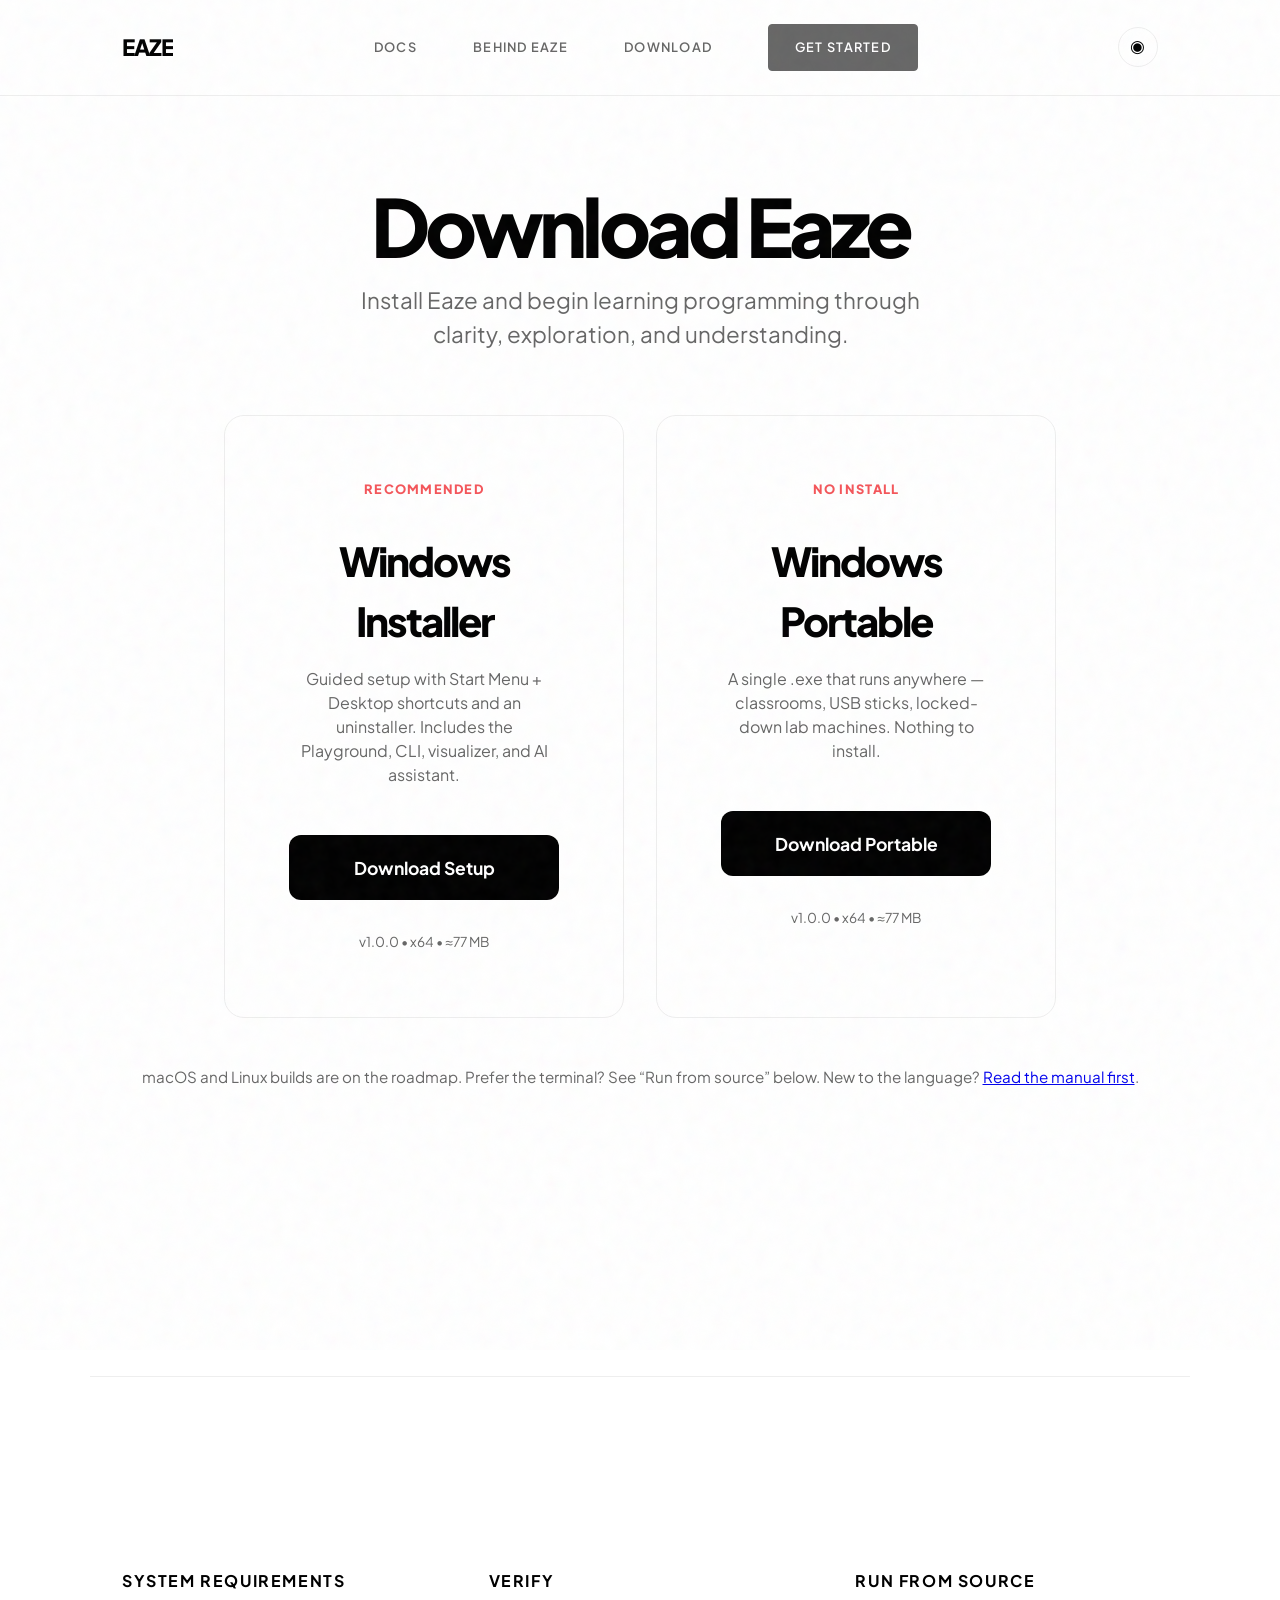
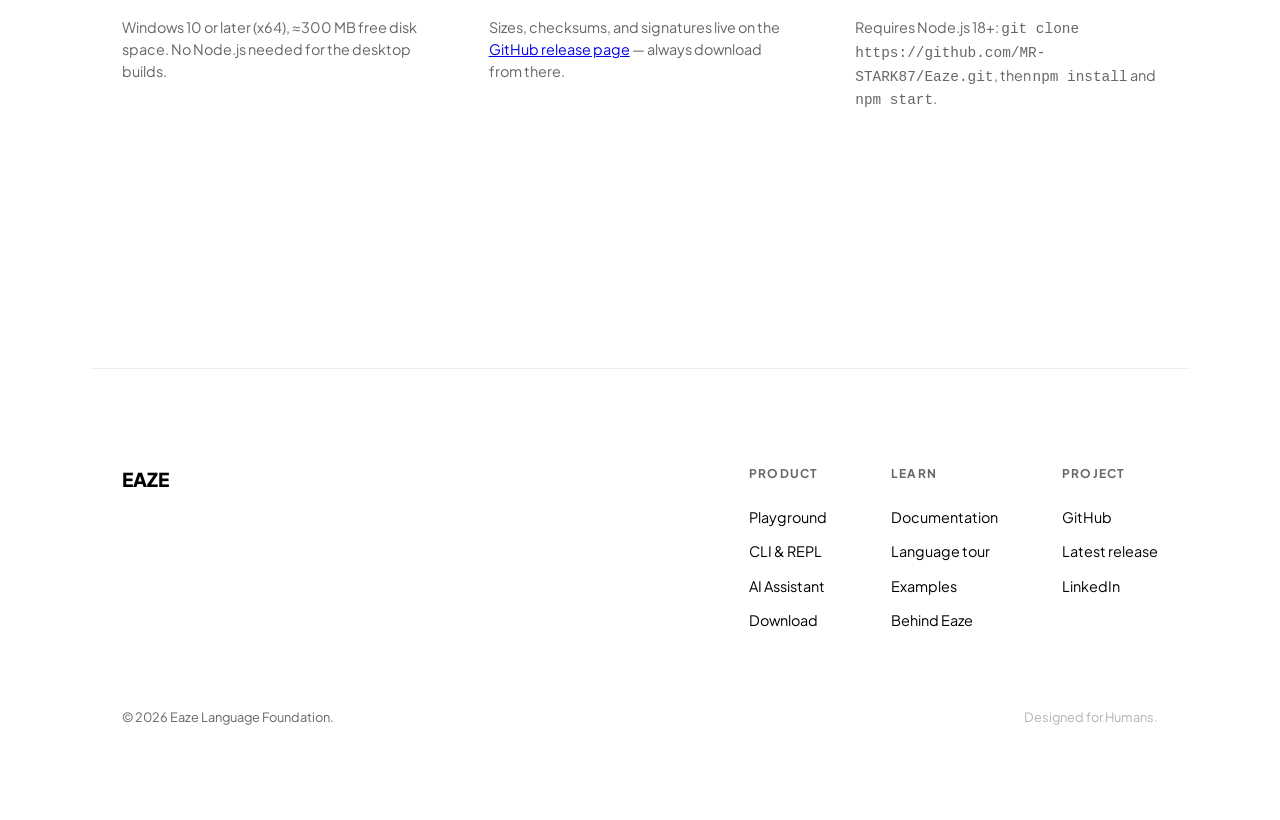
<file: download.html>
<!DOCTYPE html>
<html lang="en">
<head>
    <meta charset="UTF-8">
    <meta name="viewport" content="width=device-width, initial-scale=1.0">
    <title>Download Eaze | Eaze Playground for Windows</title>
    <meta name="description" content="Download Eaze Playground v1.0.0 for Windows — guided installer or portable build. Free, no sign-up.">
    <meta name="theme-color" content="#ffffff">
    <meta property="og:title" content="Download Eaze Playground v1.0.0">
    <meta property="og:description" content="Guided installer or portable build for Windows x64.">
    <meta property="og:type" content="website">
    <link rel="icon" type="image/svg+xml" href="favicon.svg">
    <link rel="stylesheet" href="style.css">
</head>
<body class="minimal-page">
    <a class="skip-link" href="#main">Skip to content</a>
    <div class="cursor-dot" aria-hidden="true"></div>
    <div class="cursor-outline" aria-hidden="true"></div>

    <nav aria-label="Primary">
        <div class="nav-container">
            <a href="index.html" class="logo">EAZE</a>
            <div class="nav-links" id="primary-nav">
                <a href="docs.html">Docs</a>
                <a href="behind.html">Behind Eaze</a>
                <a href="download.html" aria-current="page">Download</a>
                <a href="download.html" class="btn-primary">Get Started</a>
            </div>
            <div class="nav-actions">
                <button class="theme-btn" type="button" aria-label="Toggle dark mode" title="Toggle dark mode">&#9673;</button>
                <button class="menu-btn" type="button" aria-expanded="false" aria-controls="primary-nav" aria-label="Toggle menu">
                    <span></span><span></span><span></span>
                </button>
            </div>
        </div>
    </nav>

    <main id="main">
        <section class="hero" style="text-align: center; padding-top: 12rem;">
            <h1 style="font-size: 5rem; margin-bottom: 1.5rem;">Download Eaze</h1>
            <p class="hero-description" style="margin: 0 auto 4rem;">Install Eaze and begin learning programming through clarity, exploration, and understanding.</p>
            
            <div class="download-container" style="display: flex; justify-content: center; gap: 2rem; flex-wrap: wrap;">
                <div class="download-card" style="max-width: 400px; padding: 4rem;">
                    <div class="eyebrow" style="font-size: 0.8rem; font-weight: 800; text-transform: uppercase; letter-spacing: 0.1em; color: var(--text-muted); margin-bottom: 2rem;">Recommended</div>
                    <h2 style="font-size: 2.5rem; margin-bottom: 1rem;">Windows Installer</h2>
                    <p style="font-size: 1rem; margin-bottom: 3rem;">Guided setup with Start Menu + Desktop shortcuts and an uninstaller. Includes the Playground, CLI, visualizer, and AI assistant.</p>
                    <a href="https://github.com/MR-STARK87/Eaze/releases/download/v1.0.0/Eaze-Playground-Setup-1.0.0.exe" class="download-btn" style="width: 100%; justify-content: center;">
                        Download Setup
                    </a>
                    <div class="download-info" style="margin-top: 2rem;">v1.0.0 &bull; x64 &bull; &asymp;77 MB</div>
                </div>

                <div class="download-card" style="max-width: 400px; padding: 4rem;">
                    <div class="eyebrow" style="font-size: 0.8rem; font-weight: 800; text-transform: uppercase; letter-spacing: 0.1em; color: var(--text-muted); margin-bottom: 2rem;">No install</div>
                    <h2 style="font-size: 2.5rem; margin-bottom: 1rem;">Windows Portable</h2>
                    <p style="font-size: 1rem; margin-bottom: 3rem;">A single .exe that runs anywhere &mdash; classrooms, USB sticks, locked-down lab machines. Nothing to install.</p>
                    <a href="https://github.com/MR-STARK87/Eaze/releases/download/v1.0.0/Eaze-Playground-Portable-1.0.0.exe" class="download-btn" style="width: 100%; justify-content: center;">
                        Download Portable
                    </a>
                    <div class="download-info" style="margin-top: 2rem;">v1.0.0 &bull; x64 &bull; &asymp;77 MB</div>
                </div>
            </div>
            <p style="margin-top: 3rem; font-size: 0.95rem; color: var(--text-muted);">macOS and Linux builds are on the roadmap. Prefer the terminal? See &ldquo;Run from source&rdquo; below. New to the language? <a href="docs.html">Read the manual first</a>.</p>
        </section>

        <section class="features-section" style="border-top: 1px solid var(--border); margin-top: 8rem;">
            <div class="features-grid" style="grid-template-columns: repeat(3, 1fr);">
                <div class="feature-item">
                    <h4 style="font-size: 1rem; text-transform: uppercase; letter-spacing: 0.1em; margin-bottom: 1.5rem;">System Requirements</h4>
                    <p style="font-size: 0.9rem;">Windows 10 or later (x64), &asymp;300 MB free disk space. No Node.js needed for the desktop builds.</p>
                </div>
                <div class="feature-item">
                    <h4 style="font-size: 1rem; text-transform: uppercase; letter-spacing: 0.1em; margin-bottom: 1.5rem;">Verify</h4>
                    <p style="font-size: 0.9rem;">Sizes, checksums, and signatures live on the <a href="https://github.com/MR-STARK87/Eaze/releases/tag/v1.0.0" target="_blank" rel="noopener">GitHub release page</a> &mdash; always download from there.</p>
                </div>
                <div class="feature-item">
                    <h4 style="font-size: 1rem; text-transform: uppercase; letter-spacing: 0.1em; margin-bottom: 1.5rem;">Run from source</h4>
                    <p style="font-size: 0.9rem;">Requires Node.js 18+: <code>git clone https://github.com/MR-STARK87/Eaze.git</code>, then <code>npm install</code> and <code>npm start</code>.</p>
                </div>
            </div>
        </section>
    </main>

    <footer style="margin-top: 4rem;">
        <div class="footer-grid">
            <a href="index.html" class="footer-logo">EAZE</a>
            <div class="footer-links">
                <div class="link-group">
                    <h4>Product</h4>
                    <a href="download.html">Playground</a>
                    <a href="docs.html#cli">CLI &amp; REPL</a>
                    <a href="docs.html#ai-assistant">AI Assistant</a>
                    <a href="download.html">Download</a>
                </div>
                <div class="link-group">
                    <h4>Learn</h4>
                    <a href="docs.html">Documentation</a>
                    <a href="docs.html#tour">Language tour</a>
                    <a href="docs.html#examples">Examples</a>
                    <a href="behind.html">Behind Eaze</a>
                </div>
                <div class="link-group">
                    <h4>Project</h4>
                    <a href="https://github.com/MR-STARK87/Eaze" target="_blank" rel="noopener">GitHub</a>
                    <a href="https://github.com/MR-STARK87/Eaze/releases/tag/v1.0.0" target="_blank" rel="noopener">Latest release</a>
                    <a href="https://www.linkedin.com/in/syed-zaid-ali-5a5803330/" target="_blank" rel="noopener">LinkedIn</a>
                </div>
            </div>
        </div>
        <div style="margin-top: 4rem; font-size: 0.8rem; color: var(--text-muted); display: flex; justify-content: space-between;">
            <span>&copy; 2026 Eaze Language Foundation.</span>
            <span style="opacity: 0.5;">Designed for Humans.</span>
        </div>
    </footer>

    <div class="transition-overlay"></div>

    <script>
        // Theme: persisted dark mode (CSS handles .dark-theme vars)
        const themeBtn = document.querySelector('.theme-btn');
        const storedTheme = localStorage.getItem('eaze-theme');
        if (storedTheme === 'dark') document.body.classList.add('dark-theme');
        themeBtn.addEventListener('click', () => {
            const dark = document.body.classList.toggle('dark-theme');
            localStorage.setItem('eaze-theme', dark ? 'dark' : 'light');
        });

        // Mobile menu
        const menuBtn = document.querySelector('.menu-btn');
        const primaryNav = document.getElementById('primary-nav');
        menuBtn.addEventListener('click', () => {
            const open = primaryNav.classList.toggle('open');
            menuBtn.setAttribute('aria-expanded', open ? 'true' : 'false');
        });
        primaryNav.addEventListener('click', (e) => {
            if (e.target.closest('a')) {
                primaryNav.classList.remove('open');
                menuBtn.setAttribute('aria-expanded', 'false');
            }
        });

        // Custom cursor: fine pointers only, off for reduced motion
        const finePointer = window.matchMedia('(pointer: fine)').matches;
        const reducedMotion = window.matchMedia('(prefers-reduced-motion: reduce)').matches;
        const dot = document.querySelector('.cursor-dot');
        const outline = document.querySelector('.cursor-outline');

        if (finePointer && !reducedMotion) {
            window.addEventListener('mousemove', (e) => {
                document.body.classList.add('cursor-active');
                const posX = e.clientX;
                const posY = e.clientY;

                dot.style.transform = `translate3d(${posX}px, ${posY}px, 0)`;
                outline.style.transform = `translate3d(${posX - 16}px, ${posY - 16}px, 0)`;
            });
        } else {
            dot.style.display = 'none';
            outline.style.display = 'none';
        }

        // Hover effects for cursor
        document.querySelectorAll('a, button, .download-card').forEach(el => {
            el.addEventListener('mouseenter', () => {
                outline.style.transform += ' scale(1.5)';
                outline.style.background = 'rgba(0,0,0,0.05)';
            });
            el.addEventListener('mouseleave', () => {
                outline.style.background = 'transparent';
            });
        });

        // Transition logic
        const overlay = document.querySelector('.transition-overlay');
        
        window.addEventListener('load', () => {
            overlay.classList.add('exit');
        });

        document.querySelectorAll('a').forEach(link => {
            if (link.classList.contains('transition-link')) {
                link.addEventListener('click', (e) => {
                    e.preventDefault();
                    const href = link.href;
                    overlay.classList.remove('exit');
                    setTimeout(() => {
                        window.location.href = href;
                    }, 600);
                });
            }
        });

        // Simple reveal animation on scroll
        const observer = new IntersectionObserver((entries) => {
            entries.forEach(entry => {
                if (entry.isIntersecting) {
                    entry.target.classList.add('reveal');
                }
            });
        }, { threshold: 0.1 });

        document.querySelectorAll('section, h1, .hero-description, .download-card').forEach(el => {
            observer.observe(el);
        });
    </script>
</body>
</html>
</file>
<file: style.css>
@import url('https://fonts.googleapis.com/css2?family=Plus+Jakarta+Sans:ital,wght@0,200..800;1,200..800&family=JetBrains+Mono:wght@400;500&display=swap');

:root {
    --bg-main: #ffffff;
    --bg-secondary: #f9f9f9;
    --text-main: #000000;
    --text-muted: #666666;
    --accent: #000000;
    --border: #eeeeee;
    --glass: rgba(255, 255, 255, 0.8);
    
    --font-sans: 'Plus Jakarta Sans', sans-serif;
    --font-mono: 'JetBrains Mono', monospace;
    
    --max-width: 1100px;
    --section-spacing: 12rem;
    --transition-smooth: all 0.6s cubic-bezier(0.22, 1, 0.36, 1);
    --transition-fast: all 0.3s cubic-bezier(0.22, 1, 0.36, 1);
}

.dark-theme {
    --bg-main: #050505;
    --bg-secondary: #0a0a0a;
    --text-main: #ffffff;
    --text-muted: #888888;
    --accent: #ffffff;
    --border: #1a1a1a;
    --glass: rgba(5, 5, 5, 0.8);
}

* {
    margin: 0;
    padding: 0;
    box-sizing: border-box;
}

body {
    font-family: var(--font-sans);
    background-color: var(--bg-main);
    color: var(--text-main);
    line-height: 1.5;
    -webkit-font-smoothing: antialiased;
    overflow-x: hidden;
}

/* Custom Cursor */
.cursor-dot {
    width: 8px;
    height: 8px;
    background: var(--text-main);
    position: fixed;
    top: 0;
    left: 0;
    border-radius: 50%;
    pointer-events: none;
    z-index: 10001;
    transition: transform 0.1s;
    opacity: 0;
}

.cursor-outline {
    width: 40px;
    height: 40px;
    border: 1px solid var(--text-main);
    position: fixed;
    top: 0;
    left: 0;
    border-radius: 50%;
    pointer-events: none;
    z-index: 10001;
    transition: transform 0.15s cubic-bezier(0.22, 1, 0.36, 1);
    opacity: 0;
}

.cursor-active .cursor-dot,
.cursor-active .cursor-outline {
    opacity: 1;
}

/* Subtle Grain Texture Overlay */
body::before {
    content: "";
    position: fixed;
    top: -50%;
    left: -50%;
    width: 200%;
    height: 200%;
    background-image: url("data:image/svg+xml,%3Csvg viewBox='0 0 200 200' xmlns='http://www.w3.org/2000/svg'%3E%3Cfilter id='noiseFilter'%3E%3CfeTurbulence type='fractalNoise' baseFrequency='0.65' numOctaves='3' stitchTiles='stitch'/%3E%3C/filter%3E%3Crect width='100%25' height='100%25' filter='url(%23noiseFilter)'/%3E%3C/svg%3E");
    opacity: 0.04;
    z-index: 10000;
    pointer-events: none;
    animation: noise 0.2s infinite;
}

@keyframes noise {
    0% { transform: translate(0,0) }
    10% { transform: translate(-5%,-5%) }
    20% { transform: translate(-10%,5%) }
    30% { transform: translate(5%,-10%) }
    40% { transform: translate(-5%,15%) }
    50% { transform: translate(-10%,5%) }
    60% { transform: translate(15%,0) }
    70% { transform: translate(0,10%) }
    80% { transform: translate(-15%,0) }
    90% { transform: translate(10%,5%) }
    100% { transform: translate(5%,0) }
}

nav {
    position: fixed;
    top: 0;
    width: 100%;
    z-index: 1000;
    background: var(--glass);
    backdrop-filter: blur(20px);
    border-bottom: 1px solid var(--border);
    transition: var(--transition-smooth);
}

.nav-container {
    max-width: var(--max-width);
    margin: 0 auto;
    padding: 1.5rem 2rem;
    display: flex;
    justify-content: space-between;
    align-items: center;
}

.logo {
    font-size: 1.4rem;
    font-weight: 800;
    text-decoration: none;
    color: var(--text-main);
    letter-spacing: -0.04em;
    position: relative;
    overflow: hidden;
}

.logo:hover {
    color: var(--text-muted);
}

.nav-links {
    display: flex;
    gap: 3.5rem;
    align-items: center;
}

.nav-links a {
    text-decoration: none;
    color: var(--text-main);
    font-weight: 600;
    font-size: 0.8rem;
    text-transform: uppercase;
    letter-spacing: 0.1em;
    transition: var(--transition-fast);
    opacity: 0.6;
}

.nav-links a:hover {
    opacity: 1;
}

.btn-primary {
    background: var(--text-main);
    color: var(--bg-main) !important;
    padding: 0.8rem 1.6rem;
    border-radius: 4px;
    font-weight: 700;
    font-size: 0.8rem;
    text-transform: uppercase;
    letter-spacing: 0.1em;
    transition: var(--transition-smooth);
    border: 1px solid var(--text-main);
}

.btn-primary:hover {
    background: transparent;
    color: var(--text-main) !important;
}

/* Modern Minimal Hero */
.hero {
    padding: 18rem 2rem 10rem;
    max-width: var(--max-width);
    margin: 0 auto;
}

.hero h1 {
    font-size: clamp(3.5rem, 12vw, 8rem);
    line-height: 0.85;
    margin-bottom: 3rem;
    font-weight: 800;
    letter-spacing: -0.06em;
}

.hero-description {
    font-size: 1.4rem;
    color: var(--text-muted);
    max-width: 600px;
    margin-bottom: 4rem;
}

.hero-actions {
    display: flex;
    gap: 2rem;
}

/* Minimal Features */
.features-section {
    padding: var(--section-spacing) 2rem;
    max-width: var(--max-width);

    margin: 0 auto;
}

.features-grid {
    display: grid;
    grid-template-columns: repeat(2, 1fr);
    gap: 4rem;
}

.feature-item h3 {
    font-size: 1.8rem;
    font-weight: 700;
    margin-bottom: 1.2rem;
    letter-spacing: -0.03em;
}

.feature-item p {
    color: var(--text-muted);
    font-size: 1.1rem;
}

/* Download Section */
.download-section {
    padding: var(--section-spacing) 2rem;
    background: var(--bg-secondary);
    border-top: 1px solid var(--border);
    border-bottom: 1px solid var(--border);
}

.download-container {
    max-width: var(--max-width);
    margin: 0 auto;
    text-align: center;
}

.download-card {
    background: var(--bg-main);
    border: 1px solid var(--border);
    padding: 5rem;
    border-radius: 20px;
    display: inline-block;
    width: 100%;
    max-width: 800px;
}

.download-card h2 {
    font-size: 3rem;
    font-weight: 800;
    margin-bottom: 1.5rem;
    letter-spacing: -0.05em;
}

.download-card p {
    color: var(--text-muted);
    font-size: 1.2rem;
    margin-bottom: 3rem;
}

.download-btn {
    background: var(--text-main);
    color: var(--bg-main);
    text-decoration: none;
    padding: 1.2rem 3rem;
    font-size: 1.1rem;
    font-weight: 700;
    border-radius: 12px;
    display: inline-flex;
    align-items: center;
    gap: 1rem;
    transition: var(--transition-smooth);
}

.download-btn:hover {
    transform: translateY(-5px);
    box-shadow: 0 20px 40px rgba(0,0,0,0.1);
}

.download-info {
    margin-top: 2rem;
    font-size: 0.85rem;
    color: var(--text-muted);
}

/* Minimal Code */
.code-section {
    padding: var(--section-spacing) 2rem;
    max-width: var(--max-width);
    margin: 0 auto;
}

.code-window {
    background: #0b0e13;
    color: #f2f5f9;
    border-radius: 16px;
    border: 1px solid rgba(255, 255, 255, 0.09);
    box-shadow: 0 24px 60px rgba(0, 0, 0, 0.18);
    overflow: hidden;
    margin: 0;
}

.code-head {
    display: flex;
    align-items: center;
    gap: 1rem;
    padding: 0.85rem 1.25rem;
    background: rgba(255, 255, 255, 0.04);
    border-bottom: 1px solid rgba(255, 255, 255, 0.08);
}

.code-dots {
    display: flex;
    gap: 6px;
}

.code-dots i {
    width: 10px;
    height: 10px;
    border-radius: 50%;
    background: #3a4353;
}

.code-dots i:first-child {
    background: var(--brand);
}

.code-title {
    font-family: var(--font-mono);
    font-size: 0.8rem;
    color: #9aa6b7;
}

.code-link {
    margin-left: auto;
    font-family: var(--font-sans);
    font-size: 0.8rem;
    font-weight: 700;
    color: #ff9d9e;
    text-decoration: none;
    white-space: nowrap;
}

.code-link:hover {
    text-decoration: underline;
}

.code-body {
    margin: 0;
    padding: 1.5rem;
    overflow-x: auto;
    font-family: var(--font-mono);
    font-size: 0.95rem;
    line-height: 1.8;
}

.code-body code {
    white-space: pre;
    display: block;
    min-width: max-content;
}

.code-keyword { color: #ff9d9e; font-weight: 500; }
.code-string { color: #8ce99a; }
.code-comment { color: #7b8695; font-style: italic; }
.code-number { color: #ffd166; }

/* Footer */
footer {
    padding: 6rem 2rem;
    max-width: var(--max-width);
    margin: 0 auto;
    border-top: 1px solid var(--border);
}

.footer-grid {
    display: flex;
    justify-content: space-between;
    align-items: flex-start;
}

.footer-logo {
    font-size: 1.2rem;
    font-weight: 800;
    text-decoration: none;
    color: var(--text-main);
}

.footer-links {
    display: flex;
    gap: 4rem;
}

.link-group h4 {
    font-size: 0.75rem;
    text-transform: uppercase;
    letter-spacing: 0.1em;
    margin-bottom: 1.5rem;
    color: var(--text-muted);
}

.link-group a {
    display: block;
    text-decoration: none;
    color: var(--text-main);
    font-size: 0.9rem;
    margin-bottom: 0.8rem;
    transition: var(--transition-smooth);
}

.link-group a:hover {
    color: var(--text-muted);
}

/* Animations */
@keyframes fadeInUp {
    from { opacity: 0; transform: translateY(20px); }
    to { opacity: 1; transform: translateY(0); }
}

.reveal {
    animation: fadeInUp 0.8s forwards;
}

/* Transition Overlay */
.transition-overlay {
    position: fixed;
    top: 0;
    left: 0;
    width: 100%;
    height: 100%;
    background: var(--text-main);
    z-index: 9999;
    transform: scaleY(1);
    transform-origin: top;
    pointer-events: none;
    transition: transform 0.6s cubic-bezier(0.85, 0, 0.15, 1);
}

.transition-overlay.active {
    transform: scaleY(1);
    pointer-events: all;
}

.transition-overlay.exit {
    transform: scaleY(0);
}

@media (max-width: 768px) {
    .features-grid { grid-template-columns: 1fr; }
    .menu-btn { display: inline-flex; }
    .nav-links {
        display: none;
        position: fixed;
        top: 72px;
        left: 1rem;
        right: 1rem;
        flex-direction: column;
        align-items: stretch;
        gap: 0;
        background: var(--bg-main);
        border: 1px solid var(--border);
        border-radius: 16px;
        padding: 0.75rem;
        box-shadow: 0 24px 60px rgba(0, 0, 0, 0.12);
        z-index: 1001;
    }
    .nav-links.open { display: flex; }
    .nav-links a { padding: 0.9rem 1rem; border-radius: 10px; }
    .nav-links a:hover { background: var(--bg-secondary); }
    .nav-links .btn-primary { text-align: center; margin-top: 0.5rem; }
    .download-card { padding: 3rem 1.5rem; }
    .hero { padding-top: 10rem; }
}

/* =============================================================
   Eaze polish pass — brand accent, a11y, nav actions, motion
   ============================================================= */

:root {
    --brand: #fb6b6c;          /* Eaze Playground coral */
    --brand-hover: #f4555a;
    --brand-soft: rgba(251, 107, 108, 0.12);
}

::selection {
    background: var(--brand);
    color: #ffffff;
}

:focus-visible {
    outline: 2px solid var(--brand);
    outline-offset: 3px;
    border-radius: 4px;
}

.skip-link {
    position: absolute;
    left: -9999px;
    top: 0;
    background: var(--text-main);
    color: var(--bg-main);
    padding: 0.8rem 1.4rem;
    border-radius: 0 0 12px 0;
    font-weight: 700;
    font-size: 0.85rem;
    z-index: 10002;
    text-decoration: none;
}

.skip-link:focus {
    left: 0;
}

/* Nav actions: theme toggle + mobile menu button */
.nav-actions {
    display: flex;
    align-items: center;
    gap: 0.75rem;
}

.theme-btn {
    width: 40px;
    height: 40px;
    border-radius: 50%;
    border: 1px solid var(--border);
    background: transparent;
    color: var(--text-main);
    font-size: 1.05rem;
    line-height: 1;
    display: inline-flex;
    align-items: center;
    justify-content: center;
    transition: var(--transition-fast);
}

.theme-btn:hover {
    border-color: var(--text-main);
    transform: translateY(-1px);
}

.menu-btn {
    display: none;
    width: 40px;
    height: 40px;
    border-radius: 10px;
    border: 1px solid var(--border);
    background: transparent;
    color: var(--text-main);
    align-items: center;
    justify-content: center;
    flex-direction: column;
    gap: 5px;
    transition: var(--transition-fast);
}

.menu-btn span {
    display: block;
    width: 18px;
    height: 2px;
    background: currentColor;
    border-radius: 2px;
    transition: var(--transition-fast);
}

.menu-btn[aria-expanded="true"] span:nth-child(1) {
    transform: translateY(7px) rotate(45deg);
}

.menu-btn[aria-expanded="true"] span:nth-child(2) {
    opacity: 0;
}

.menu-btn[aria-expanded="true"] span:nth-child(3) {
    transform: translateY(-7px) rotate(-45deg);
}

/* Brand accent on eyebrow labels (wired via .eyebrow class) */
.eyebrow {
    color: var(--brand-hover) !important;
}

/* Custom cursor: fine pointers only, never on touch */
@media (pointer: coarse) {
    .cursor-dot,
    .cursor-outline {
        display: none !important;
    }
}

/* Respect users who prefer reduced motion */
@media (prefers-reduced-motion: reduce) {
    body::before {
        animation: none;
    }

    *,
    *::before,
    *::after {
        animation-duration: 0.01ms !important;
        transition-duration: 0.01ms !important;
    }

    .transition-overlay {
        display: none;
    }
}

@media (prefers-reduced-motion: no-preference) {
    html {
        scroll-behavior: smooth;
    }
}

/* =============================================================
   Docs — layout, TOC, tables, outputs
   ============================================================= */

.docs-hero {
    padding: 12rem 2rem 4rem;
    max-width: var(--max-width);
    margin: 0 auto;
}

.docs-hero h1 {
    font-size: clamp(2.8rem, 8vw, 5.5rem);
    line-height: 0.95;
    font-weight: 800;
    letter-spacing: -0.05em;
    margin-bottom: 1.5rem;
}

.docs-layout {
    max-width: 1200px;
    margin: 0 auto;
    padding: 2rem 2rem 10rem;
    display: grid;
    grid-template-columns: 250px minmax(0, 1fr);
    gap: 4rem;
    align-items: start;
}

.docs-toc {
    position: sticky;
    top: 100px;
    border: 1px solid var(--border);
    border-radius: 16px;
    padding: 1.5rem;
    background: var(--bg-secondary);
    font-size: 0.85rem;
    max-height: calc(100vh - 130px);
    overflow-y: auto;
}

.docs-toc h2 {
    font-size: 0.7rem;
    text-transform: uppercase;
    letter-spacing: 0.18em;
    color: var(--text-muted);
    margin-bottom: 1rem;
}

.docs-toc ul {
    list-style: none;
}

.docs-toc li {
    margin-bottom: 0.15rem;
}

.docs-toc a {
    display: block;
    color: var(--text-muted);
    text-decoration: none;
    padding: 0.4rem 0.6rem;
    border-radius: 8px;
    border-left: 2px solid transparent;
    transition: var(--transition-fast);
}

.docs-toc a:hover {
    color: var(--text-main);
    background: var(--bg-main);
}

.docs-toc a.active {
    color: var(--text-main);
    border-left-color: var(--brand);
    background: var(--bg-main);
    font-weight: 700;
}

.docs-toc .toc-sub {
    margin-left: 0.9rem;
    font-size: 0.8rem;
}

.docs-content {
    min-width: 0;
}

.docs-content section {
    scroll-margin-top: 100px;
    margin-bottom: 5rem;
}

.docs-content h2 {
    font-size: clamp(1.8rem, 4vw, 2.6rem);
    font-weight: 800;
    letter-spacing: -0.04em;
    margin-bottom: 1.25rem;
    padding-top: 1rem;
    border-top: 1px solid var(--border);
}

.docs-content h3 {
    font-size: 1.3rem;
    font-weight: 700;
    letter-spacing: -0.02em;
    margin: 2.5rem 0 1rem;
}

.docs-content p,
.docs-content li {
    color: var(--text-muted);
    font-size: 1.02rem;
    line-height: 1.7;
}

.docs-content p {
    margin-bottom: 1.1rem;
    max-width: 72ch;
}

.docs-content ul,
.docs-content ol {
    margin: 0 0 1.25rem 1.25rem;
}

.docs-content li {
    margin-bottom: 0.4rem;
}

.docs-content strong {
    color: var(--text-main);
}

.docs-content p code,
.docs-content li code,
.docs-content td code {
    font-family: var(--font-mono);
    font-size: 0.88em;
    background: var(--bg-secondary);
    border: 1px solid var(--border);
    border-radius: 6px;
    padding: 0.1em 0.4em;
    color: var(--text-main);
    white-space: nowrap;
}

.docs-content .code-window {
    margin: 1.5rem 0 2rem;
}

.doc-output {
    font-family: var(--font-mono);
    font-size: 0.9rem;
    line-height: 1.8;
    background: var(--bg-secondary);
    border: 1px solid var(--border);
    border-left: 3px solid var(--brand);
    border-radius: 0 12px 12px 0;
    padding: 1rem 1.25rem;
    margin: -1rem 0 2rem;
    overflow-x: auto;
    white-space: pre;
    color: var(--text-main);
}

.doc-output .out-label {
    display: block;
    font-family: var(--font-sans);
    font-size: 0.68rem;
    font-weight: 800;
    text-transform: uppercase;
    letter-spacing: 0.18em;
    color: var(--text-muted);
    margin-bottom: 0.5rem;
}

.doc-table {
    width: 100%;
    border-collapse: collapse;
    margin: 1.5rem 0 2rem;
    font-size: 0.92rem;
    display: block;
    overflow-x: auto;
}

.doc-table table {
    width: 100%;
    border-collapse: collapse;
    min-width: 560px;
}

.doc-table th,
.doc-table td {
    text-align: left;
    padding: 0.75rem 1rem;
    border-bottom: 1px solid var(--border);
    vertical-align: top;
}

.doc-table th {
    font-size: 0.7rem;
    text-transform: uppercase;
    letter-spacing: 0.14em;
    color: var(--text-muted);
    border-bottom: 2px solid var(--border-strong, var(--border));
}

.doc-table td {
    color: var(--text-muted);
}

.doc-table td:first-child {
    color: var(--text-main);
}

.doc-note {
    background: var(--brand-soft);
    border: 1px solid var(--border);
    border-left: 3px solid var(--brand);
    border-radius: 0 12px 12px 0;
    padding: 1rem 1.25rem;
    margin: 1.5rem 0 2rem;
    font-size: 0.95rem;
    color: var(--text-muted);
    max-width: 72ch;
}

.doc-note strong {
    color: var(--text-main);
}

.docs-cta {
    border: 1px solid var(--border);
    border-radius: 24px;
    padding: 4rem 3rem;
    text-align: center;
    background: var(--bg-secondary);
}

.docs-cta h2 {
    border: none;
    padding: 0;
}

@media (max-width: 900px) {
    .docs-layout {
        grid-template-columns: 1fr;
    }

    .docs-toc {
        position: static;
        max-height: none;
    }
}

@media (max-width: 768px) {
    .footer-grid {
        flex-direction: column;
        gap: 2.5rem;
    }

    .footer-links {
        flex-wrap: wrap;
        gap: 2rem 3rem;
    }
}
</file>
